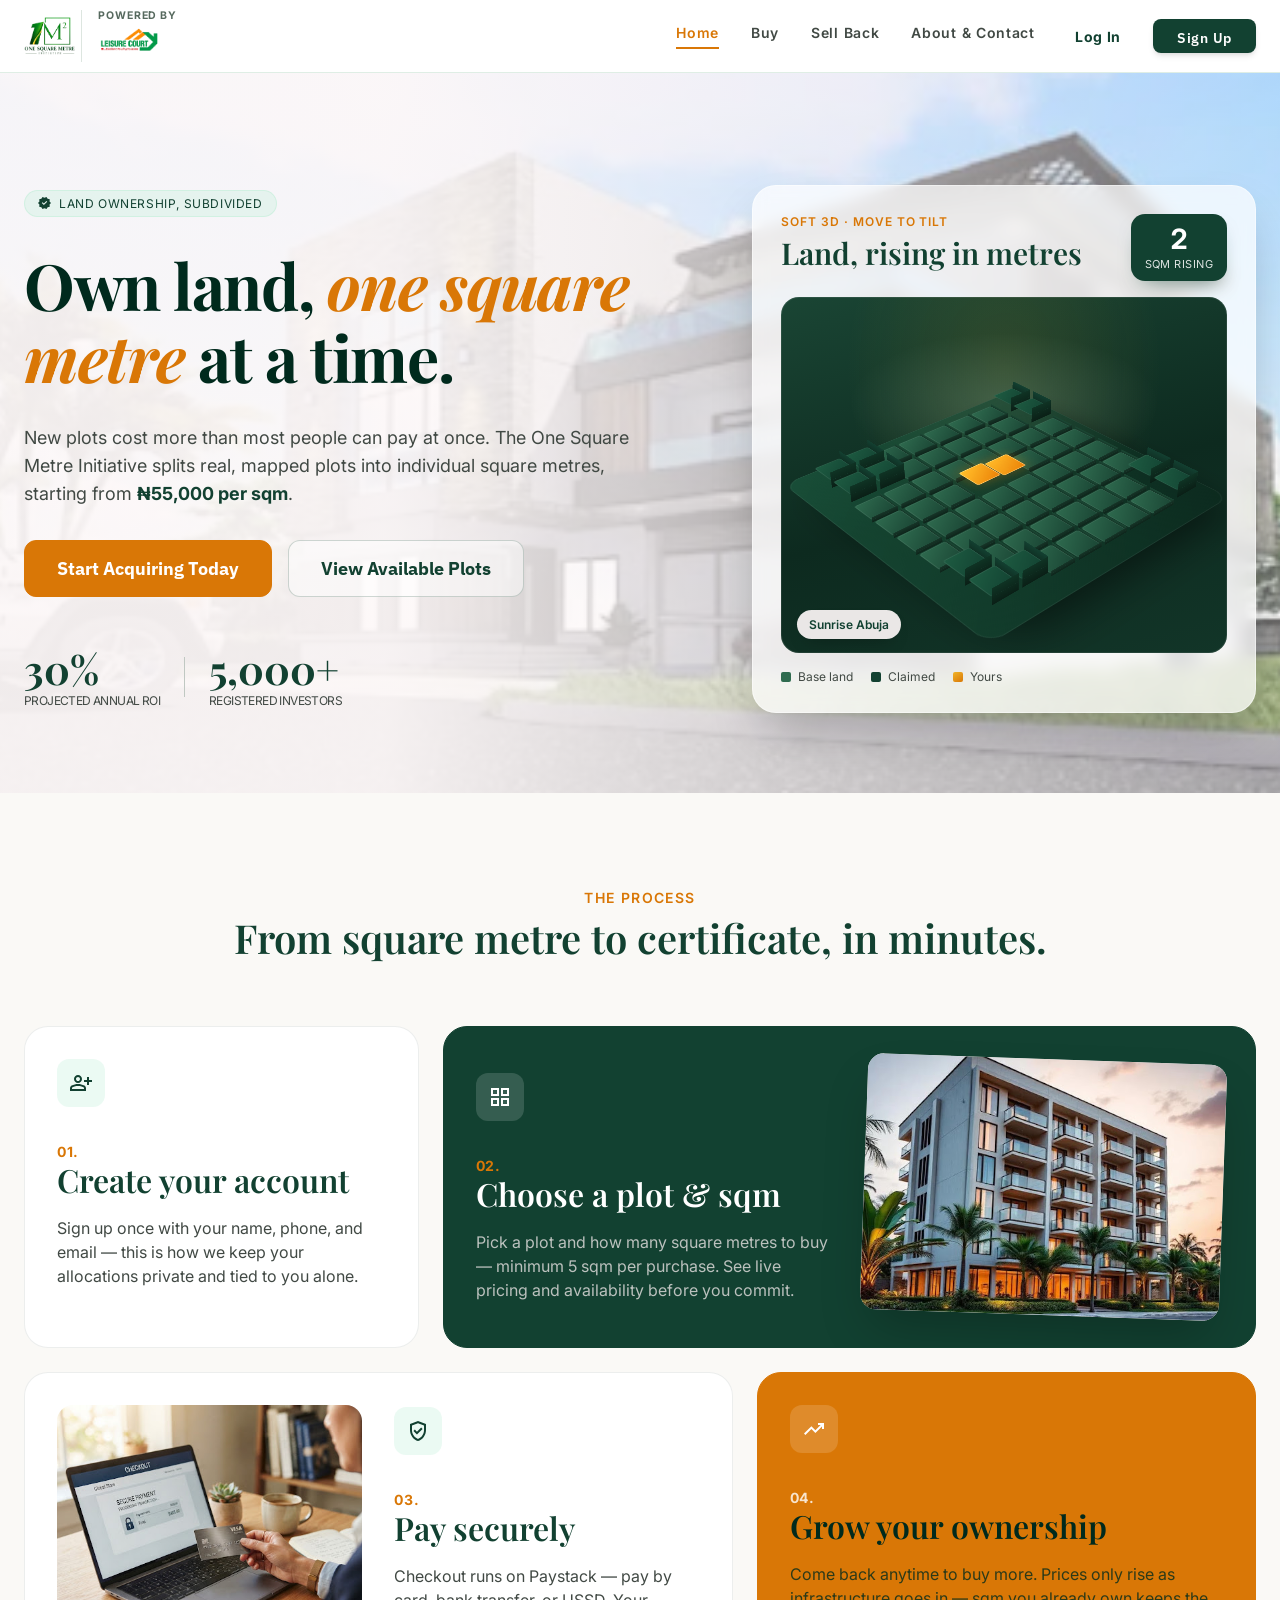
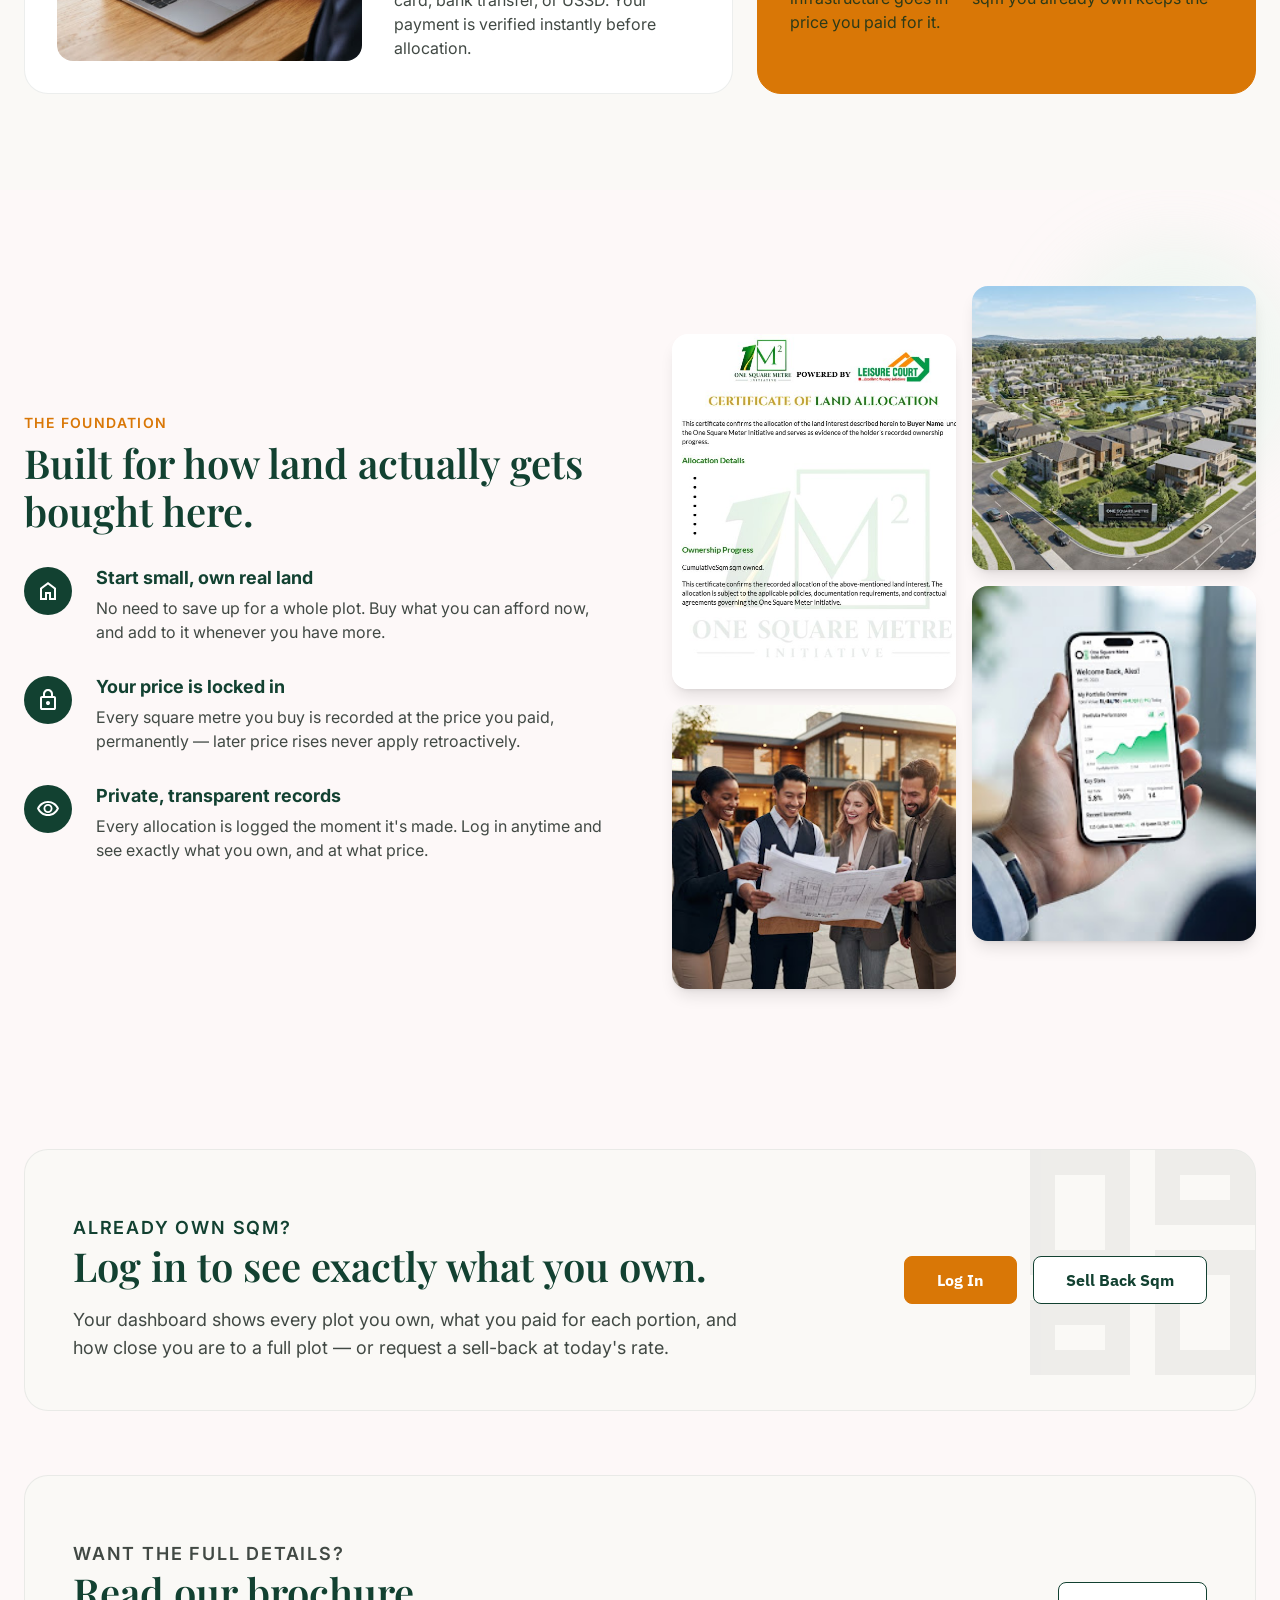
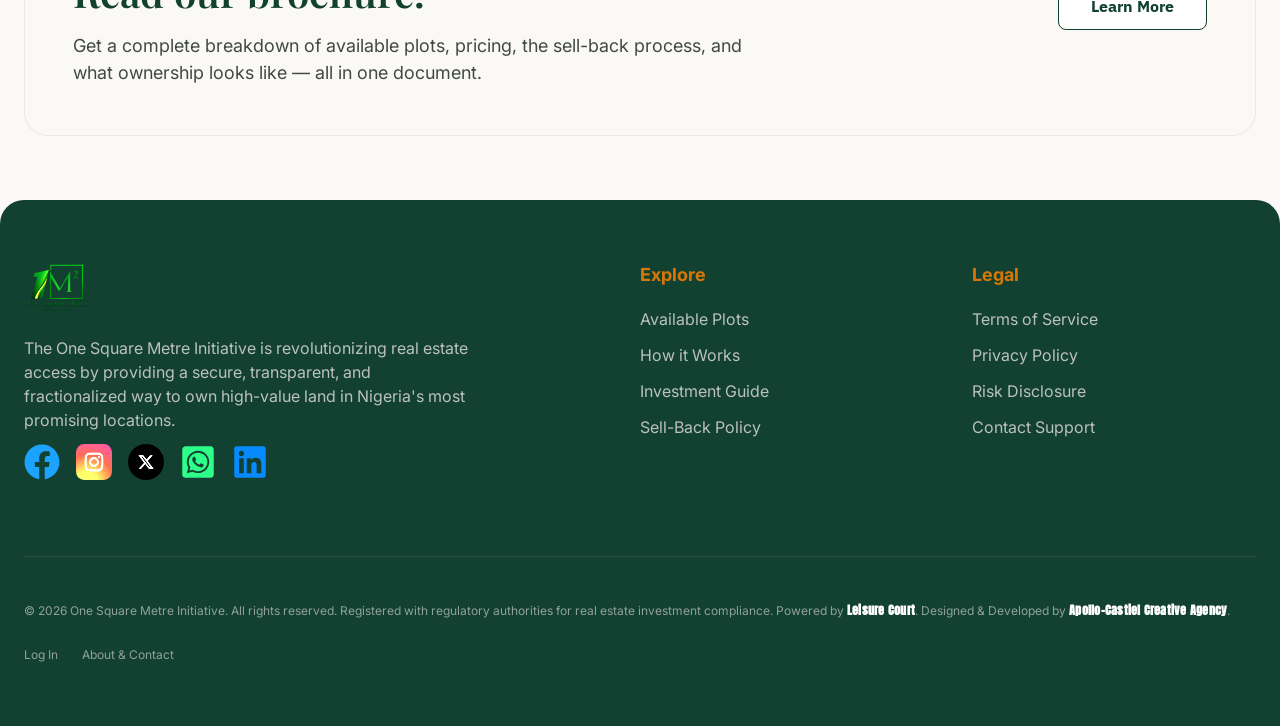
<file: index.html>
<!doctype html>
<html lang="en">
  <head>
    <meta charset="UTF-8" />
    <meta name="viewport" content="width=device-width, initial-scale=1.0" />
    <title>One Square Metre Initiative</title>
    <meta
      name="description"
      content="Own land one square metre at a time. Buy affordable portions of real plots, watch your ownership grow, and sell back anytime."
    />
    <link rel="icon" href="assets/osmi-logo.png" />
    <link rel="preconnect" href="https://fonts.googleapis.com" />
    <link rel="preconnect" href="https://fonts.gstatic.com" crossorigin />
    <link
      href="https://fonts.googleapis.com/css2?family=IBM+Plex+Mono:wght@400;500;600&family=IBM+Plex+Sans:wght@400;500;600;700&family=Inter:wght@400;500;600;700&family=Playfair+Display:ital,wght@0,600;0,700;1,700&family=Anton&display=swap"
      rel="stylesheet"
    />
    <link rel="stylesheet" href="css/site.css" />
    <link rel="stylesheet" href="css/landing.css" />
  </head>
  <body class="page-landing">
    <header class="site-header">
      <div class="nav-inner">
        <div style="display: flex; align-items: center">
          <a class="brand" href="index.html">
            <img src="assets/osmi-logo.png" alt="One Square Metre Initiative" />
          </a>
          <div class="powered-by">
            <div>
              <div class="pb-label">Powered by</div>
              <div class="pb-brand">
                <img src="assets/leisure-court-logo.png" alt="Leisure Court" />
              </div>
            </div>
          </div>
        </div>
        <button class="nav-toggle" id="navToggle" aria-label="Toggle menu">
          ☰
        </button>
        <nav class="nav-links" id="navLinks">
          <a href="index.html" class="active">Home</a>
          <a href="buy.html">Buy</a>
          <a href="sell.html">Sell Back</a>
          <a href="about.html">About &amp; Contact</a>
          <a href="login.html" class="auth-logged-out" data-show="inline-block"
            >Log In</a
          >
          <a
            href="signup.html"
            class="auth-logged-out nav-cta"
            data-show="inline-block"
            >Sign Up</a
          >
          <div
            class="nav-account auth-logged-in"
            id="navAccount"
            data-show="inline-block"
          >
            <button
              type="button"
              class="nav-account-trigger"
              id="navAccountTrigger"
            >
              <span class="auth-buyer-name">Account</span>
              <span class="caret">▾</span>
            </button>
            <div class="nav-account-menu" id="navAccountMenu">
              <a href="dashboard.html">My Plots</a>
              <a href="profile.html">Profile</a>
              <a href="#" id="navLogoutBtn">Log Out</a>
            </div>
          </div>
        </nav>
      </div>
    </header>

    <main>
      <section class="lp-hero">
        <div class="lp-hero-bg" aria-hidden="true">
          <img
            src="assets/landing/hero-bg.jpg"
            alt=""
            width="1280"
            height="720"
          />
        </div>
        <div class="lp-wrap lp-hero-grid">
          <div class="lp-hero-copy">
            <div class="lp-eyebrow">
              <img
                src="assets/landing/icon-badge.svg"
                alt=""
                width="13"
                height="12"
              />
              LAND OWNERSHIP, SUBDIVIDED
            </div>
            <h1>
              Own land, <em>one square metre</em> at a time.
            </h1>
            <p class="lede">
              New plots cost more than most people can pay at once. The One
              Square Metre Initiative splits real, mapped plots into individual
              square metres, starting from <strong>₦55,000 per sqm</strong>.
            </p>
            <div class="lp-hero-actions auth-logged-out" data-show="flex">
              <a href="signup.html" class="btn btn-orange"
                >Start Acquiring Today</a
              >
              <a href="buy.html" class="btn btn-ghost">View Available Plots</a>
            </div>
            <div class="lp-hero-actions auth-logged-in" data-show="flex">
              <a href="dashboard.html" class="btn btn-orange">Go to My Plots</a>
              <a href="buy.html" class="btn btn-ghost">Buy More Sqm</a>
            </div>
            <div class="lp-hero-stats">
              <div>
                <div class="lp-stat-num">30%</div>
                <div class="lp-stat-label">Projected annual ROI</div>
              </div>
              <div class="lp-stat-divider" aria-hidden="true"></div>
              <div>
                <div class="lp-stat-num">5,000+</div>
                <div class="lp-stat-label">Registered investors</div>
              </div>
            </div>
          </div>

          <!-- Hero visual: data-hero-visual = "grid" | "story" | "claim" | "iso3d" -->
          <div class="lp-hero-visual" data-hero-visual="iso3d">
            <!-- Option 1: animated plot grid + parallax -->
            <aside
              class="lp-plot"
              data-visual="grid"
              aria-label="Animated plot grid showing square metres being claimed"
              hidden
            >
              <div class="lp-plot-head">
                <div>
                  <p class="lp-plot-kicker">Mapped plot · live preview</p>
                  <h3>Own it, metre by metre</h3>
                </div>
                <div class="lp-plot-badge" aria-live="polite">
                  <strong id="plotOwnedCount">0</strong>
                  <span>sqm owned</span>
                </div>
              </div>
              <div class="lp-plot-stage">
                <div class="lp-plot-terrain" aria-hidden="true"></div>
                <div
                  class="lp-plot-grid"
                  id="plotGrid"
                  role="img"
                  aria-label="Survey grid filling with owned square metres"
                ></div>
                <div class="lp-plot-pin">
                  <span>Plot A · Lekki Corridor</span>
                </div>
              </div>
              <div class="lp-plot-legend">
                <span><i class="swatch is-available"></i> Available</span>
                <span><i class="swatch is-yours"></i> Yours</span>
                <span><i class="swatch is-claimed"></i> Claimed</span>
              </div>
            </aside>

            <!-- Option 2: empty land → grid → metres → certificate -->
            <aside
              class="lp-story"
              data-visual="story"
              aria-label="Story of owning land one square metre at a time"
              hidden
            >
              <div class="lp-story-head">
                <p class="lp-story-kicker">How ownership begins</p>
                <h3 id="storyTitle">Empty land</h3>
                <p class="lp-story-caption" id="storyCaption">
                  A real, mapped plot — waiting to be subdivided.
                </p>
              </div>
              <div class="lp-story-stage" id="storyStage">
                <div class="lp-story-land" aria-hidden="true">
                  <img
                    src="assets/landing/hero-bg.jpg"
                    alt=""
                    width="640"
                    height="400"
                  />
                  <div class="lp-story-land-wash"></div>
                </div>
                <div
                  class="lp-story-grid"
                  id="storyGrid"
                  aria-hidden="true"
                ></div>
                <div class="lp-story-cert" id="storyCert" aria-hidden="true">
                  <div class="lp-story-cert-seal">1M²</div>
                  <div class="lp-story-cert-body">
                    <p class="lp-story-cert-label">Certificate of Ownership</p>
                    <p class="lp-story-cert-title">One Square Metre Initiative</p>
                    <div class="lp-story-cert-row">
                      <span>Plot</span>
                      <strong>A · Lekki Corridor</strong>
                    </div>
                    <div class="lp-story-cert-row">
                      <span>Owned</span>
                      <strong id="storyCertSqm">12 sqm</strong>
                    </div>
                    <div class="lp-story-cert-footer">
                      Verified allocation · Paystack secured
                    </div>
                  </div>
                </div>
              </div>
              <ol class="lp-story-phases" id="storyPhases" aria-hidden="true">
                <li data-phase="land" class="is-active">Land</li>
                <li data-phase="grid">Grid</li>
                <li data-phase="own">Metres</li>
                <li data-phase="cert">Certificate</li>
              </ol>
            </aside>

            <!-- Option 3: interactive claim a metre -->
            <aside
              class="lp-claim"
              data-visual="claim"
              aria-label="Interactive plot — click square metres to claim them"
              hidden
            >
              <div class="lp-claim-head">
                <div>
                  <p class="lp-claim-kicker">Try it · click a metre</p>
                  <h3>Claim your square metres</h3>
                </div>
                <div class="lp-claim-badge" aria-live="polite">
                  <strong id="claimCount">0</strong>
                  <span>sqm selected</span>
                </div>
              </div>
              <p class="lp-claim-hint" id="claimHint">
                Tap empty squares to lock them in. Click again to release.
              </p>
              <div class="lp-claim-stage">
                <div class="lp-claim-land" aria-hidden="true">
                  <img
                    src="assets/landing/step-plot.jpg"
                    alt=""
                    width="640"
                    height="400"
                  />
                </div>
                <div
                  class="lp-claim-grid"
                  id="claimGrid"
                  role="group"
                  aria-label="Plot survey grid"
                ></div>
                <div class="lp-claim-toast" id="claimToast" hidden></div>
              </div>
              <div class="lp-claim-footer">
                <div class="lp-claim-meta">
                  <span>₦40,000 / sqm</span>
                  <strong id="claimTotal">₦0</strong>
                </div>
                <div class="lp-claim-actions">
                  <button type="button" class="lp-claim-reset" id="claimReset">
                    Clear
                  </button>
                  <a
                    href="signup.html"
                    class="btn btn-orange btn-sm lp-claim-cta auth-logged-out"
                    data-show="inline-flex"
                    id="claimCta"
                    >Start with these</a
                  >
                  <a
                    href="buy.html"
                    class="btn btn-orange btn-sm lp-claim-cta auth-logged-in"
                    data-show="inline-flex"
                    >Buy these sqm</a
                  >
                </div>
              </div>
            </aside>

            <!-- Option 4: soft isometric 3D plot -->
            <aside
              class="lp-iso"
              data-visual="iso3d"
              aria-label="Soft 3D isometric plot with rising square metres"
            >
              <div class="lp-iso-head">
                <div>
                  <p class="lp-iso-kicker">Soft 3D · move to tilt</p>
                  <h3>Land, rising in metres</h3>
                </div>
                <div class="lp-iso-badge" aria-live="polite">
                  <strong id="isoCount">0</strong>
                  <span>sqm rising</span>
                </div>
              </div>
              <div class="lp-iso-stage" id="isoStage">
                <div class="lp-iso-glow" aria-hidden="true"></div>
                <div class="lp-iso-world" id="isoWorld">
                  <div class="lp-iso-ground" aria-hidden="true"></div>
                  <div class="lp-iso-board" id="isoBoard"></div>
                </div>
                <div class="lp-iso-pin">Sunrise Abuja</div>
              </div>
              <div class="lp-iso-legend">
                <span><i class="swatch is-base"></i> Base land</span>
                <span><i class="swatch is-taken"></i> Claimed</span>
                <span><i class="swatch is-yours"></i> Yours</span>
              </div>
            </aside>

          </div>
        </div>
      </section>

      <section class="lp-process" id="process">
        <div class="lp-wrap">
          <div class="lp-process-head">
            <p class="lp-label">The process</p>
            <h2 class="lp-title">
              From square metre to certificate, in minutes.
            </h2>
          </div>
          <div class="lp-bento">
            <article class="lp-step lp-step-1">
              <div class="lp-step-icon">
                <img
                  src="assets/landing/icon-user.svg"
                  alt=""
                  width="22"
                  height="16"
                />
              </div>
              <div class="lp-step-num">01.</div>
              <h3>Create your account</h3>
              <p>
                Sign up once with your name, phone, and email — this is how we
                keep your allocations private and tied to you alone.
              </p>
            </article>

            <article class="lp-step lp-step-2">
              <div class="lp-step-copy">
                <div class="lp-step-icon">
                  <img
                    src="assets/landing/icon-grid.svg"
                    alt=""
                    width="18"
                    height="18"
                  />
                </div>
                <div class="lp-step-num">02.</div>
                <h3>Choose a plot &amp; sqm</h3>
                <p>
                  Pick a plot and how many square metres to buy — minimum 5 sqm
                  per purchase. See live pricing and availability before you
                  commit.
                </p>
              </div>
              <div class="lp-step-media">
                <img
                  src="assets/landing/step-plot.jpg"
                  alt="Modern residential development"
                  width="360"
                  height="256"
                />
              </div>
            </article>

            <article class="lp-step lp-step-3">
              <div class="lp-step-media">
                <img
                  src="assets/landing/step-pay.jpg"
                  alt="Secure digital payment"
                  width="360"
                  height="256"
                />
              </div>
              <div class="lp-step-copy">
                <div class="lp-step-icon">
                  <img
                    src="assets/landing/icon-shield.svg"
                    alt=""
                    width="16"
                    height="20"
                  />
                </div>
                <div class="lp-step-num">03.</div>
                <h3>Pay securely</h3>
                <p>
                  Checkout runs on Paystack — pay by card, bank transfer, or
                  USSD. Your payment is verified instantly before allocation.
                </p>
              </div>
            </article>

            <article class="lp-step lp-step-4">
              <div class="lp-step-icon">
                <img
                  src="assets/landing/icon-grow.svg"
                  alt=""
                  width="20"
                  height="12"
                />
              </div>
              <div class="lp-step-num">04.</div>
              <h3>Grow your ownership</h3>
              <p>
                Come back anytime to buy more. Prices only rise as
                infrastructure goes in — sqm you already own keeps the price you
                paid for it.
              </p>
            </article>
          </div>
        </div>
      </section>

      <section class="lp-foundation" id="foundation">
        <div class="lp-foundation-inner">
          <div class="lp-foundation-copy">
            <div>
              <p class="lp-label">The foundation</p>
              <h2 class="lp-title">
                Built for how land actually gets bought here.
              </h2>
            </div>
            <div class="lp-feature">
              <div class="lp-feature-icon">
                <img
                  src="assets/landing/icon-home.svg"
                  alt=""
                  width="16"
                  height="18"
                />
              </div>
              <div>
                <h3>Start small, own real land</h3>
                <p>
                  No need to save up for a whole plot. Buy what you can afford
                  now, and add to it whenever you have more.
                </p>
              </div>
            </div>
            <div class="lp-feature">
              <div class="lp-feature-icon">
                <img
                  src="assets/landing/icon-lock.svg"
                  alt=""
                  width="16"
                  height="21"
                />
              </div>
              <div>
                <h3>Your price is locked in</h3>
                <p>
                  Every square metre you buy is recorded at the price you paid,
                  permanently — later price rises never apply retroactively.
                </p>
              </div>
            </div>
            <div class="lp-feature">
              <div class="lp-feature-icon">
                <img
                  src="assets/landing/icon-eye.svg"
                  alt=""
                  width="22"
                  height="15"
                />
              </div>
              <div>
                <h3>Private, transparent records</h3>
                <p>
                  Every allocation is logged the moment it's made. Log in
                  anytime and see exactly what you own, and at what price.
                </p>
              </div>
            </div>
          </div>

          <div class="lp-collage" aria-hidden="true">
            <div class="lp-collage-col">
              <div class="lp-collage-img tall">
                <img
                  src="assets/landing/foundation-1.jpg"
                  alt=""
                  width="320"
                  height="400"
                />
              </div>
              <div class="lp-collage-img square">
                <img
                  src="assets/landing/foundation-2.jpg"
                  alt=""
                  width="320"
                  height="320"
                />
              </div>
            </div>
            <div class="lp-collage-col">
              <div class="lp-collage-img square">
                <img
                  src="assets/landing/foundation-3.jpg"
                  alt=""
                  width="320"
                  height="320"
                />
              </div>
              <div class="lp-collage-img tall">
                <img
                  src="assets/landing/foundation-4.jpg"
                  alt=""
                  width="320"
                  height="400"
                />
              </div>
            </div>
          </div>
        </div>
      </section>

      <section class="lp-own auth-logged-out" data-show="block">
        <div class="lp-own-card">
          <div class="lp-own-deco" aria-hidden="true">
            <img
              src="assets/landing/cta-grid.svg"
              alt=""
              width="225"
              height="225"
            />
          </div>
          <div class="lp-own-copy">
            <p class="lp-label">Already own sqm?</p>
            <h2 class="lp-title">Log in to see exactly what you own.</h2>
            <p>
              Your dashboard shows every plot you own, what you paid for each
              portion, and how close you are to a full plot — or request a
              sell-back at today's rate.
            </p>
          </div>
          <div class="lp-own-actions">
            <a href="login.html" class="btn btn-orange btn-sm">Log In</a>
            <a href="sell.html" class="btn btn-outline-green">Sell Back Sqm</a>
          </div>
        </div>
      </section>

      <section class="lp-brochure">
        <div class="lp-brochure-card">
          <div class="lp-brochure-copy">
            <p class="lp-label">Want the full details?</p>
            <h2 class="lp-title">Read our brochure.</h2>
            <p>
              Get a complete breakdown of available plots, pricing, the
              sell-back process, and what ownership looks like — all in one
              document.
            </p>
          </div>
          <div class="lp-brochure-actions">
            <a
              href="assets/one-square-meter-brochure.pdf"
              target="_blank"
              rel="noopener"
              class="btn btn-outline-green btn-sm"
              >Learn More</a
            >
          </div>
        </div>
      </section>
    </main>

    <footer class="site-footer">
      <div class="footer-inner">
        <div class="lp-footer-grid">
          <div class="lp-footer-brand">
            <img
              src="assets/landing/logo-mark.png"
              alt="One Square Metre Initiative"
            />
            <p>
              The One Square Metre Initiative is revolutionizing real estate
              access by providing a secure, transparent, and fractionalized way
              to own high-value land in Nigeria's most promising locations.
            </p>
            <div class="lp-social">
              <a
                href="https://www.facebook.com/Leisurecourtestateltd"
                target="_blank"
                rel="noopener"
                aria-label="Facebook"
              >
                <img
                  src="assets/landing/icon-fb.svg"
                  alt=""
                  width="36"
                  height="36"
                />
              </a>
              <a
                href="https://www.instagram.com/leisure_court?igsh=MXQ2bms3dzcxYnVwYQ=="
                target="_blank"
                rel="noopener"
                aria-label="Instagram"
              >
                <img
                  src="assets/landing/icon-ig.svg"
                  alt=""
                  width="36"
                  height="36"
                />
              </a>
              <a
                href="https://x.com/leisurecourtt?s=11"
                target="_blank"
                rel="noopener"
                aria-label="X (Twitter)"
              >
                <img
                  src="assets/landing/icon-x.svg"
                  alt=""
                  width="36"
                  height="36"
                />
              </a>
              <a
                href="https://wa.me/2348171420000"
                target="_blank"
                rel="noopener"
                aria-label="WhatsApp"
              >
                <img
                  src="assets/landing/icon-wa.svg"
                  alt=""
                  width="36"
                  height="36"
                />
              </a>
              <!-- TODO: paste the LinkedIn page URL into this href when ready -->
              <a href="#" aria-label="LinkedIn">
                <img
                  src="assets/landing/icon-li.svg"
                  alt=""
                  width="36"
                  height="36"
                />
              </a>
            </div>
          </div>
          <div class="lp-footer-col">
            <h4>Explore</h4>
            <a href="buy.html">Available Plots</a>
            <a href="#process">How it Works</a>
            <a href="about.html">Investment Guide</a>
            <a href="sell.html">Sell-Back Policy</a>
          </div>
          <div class="lp-footer-col">
            <h4>Legal</h4>
            <a href="about.html">Terms of Service</a>
            <a href="about.html">Privacy Policy</a>
            <a href="about.html">Risk Disclosure</a>
            <a href="about.html">Contact Support</a>
          </div>
        </div>
        <div class="lp-footer-bottom">
          <p>
            © 2026 One Square Metre Initiative. All rights reserved. Registered
            with regulatory authorities for real estate investment compliance.
            Powered by <strong class="font-anton">Leisure Court</strong>.
            Designed &amp; Developed by
            <strong class="font-anton">Apollo-Castiel Creative Agency</strong>.
          </p>
          <div class="lp-footer-bottom-links">
            <a href="login.html" class="auth-logged-out" data-show="inline-block">Log In</a>
            <a href="dashboard.html" class="auth-logged-in" data-show="inline-block">My Plots</a>
            <a href="about.html">About &amp; Contact</a>
          </div>
        </div>
      </div>
    </footer>

    <script src="js/site-nav.js"></script>
    <script src="js/site-config.js"></script>
    <script src="js/site-api.js"></script>
    <script src="js/site-auth.js"></script>
    <script src="js/landing-plot.js"></script>
    <script src="js/landing-story.js"></script>
    <script src="js/landing-claim.js"></script>
    <script src="js/landing-iso.js"></script>
  </body>
</html>
</file>
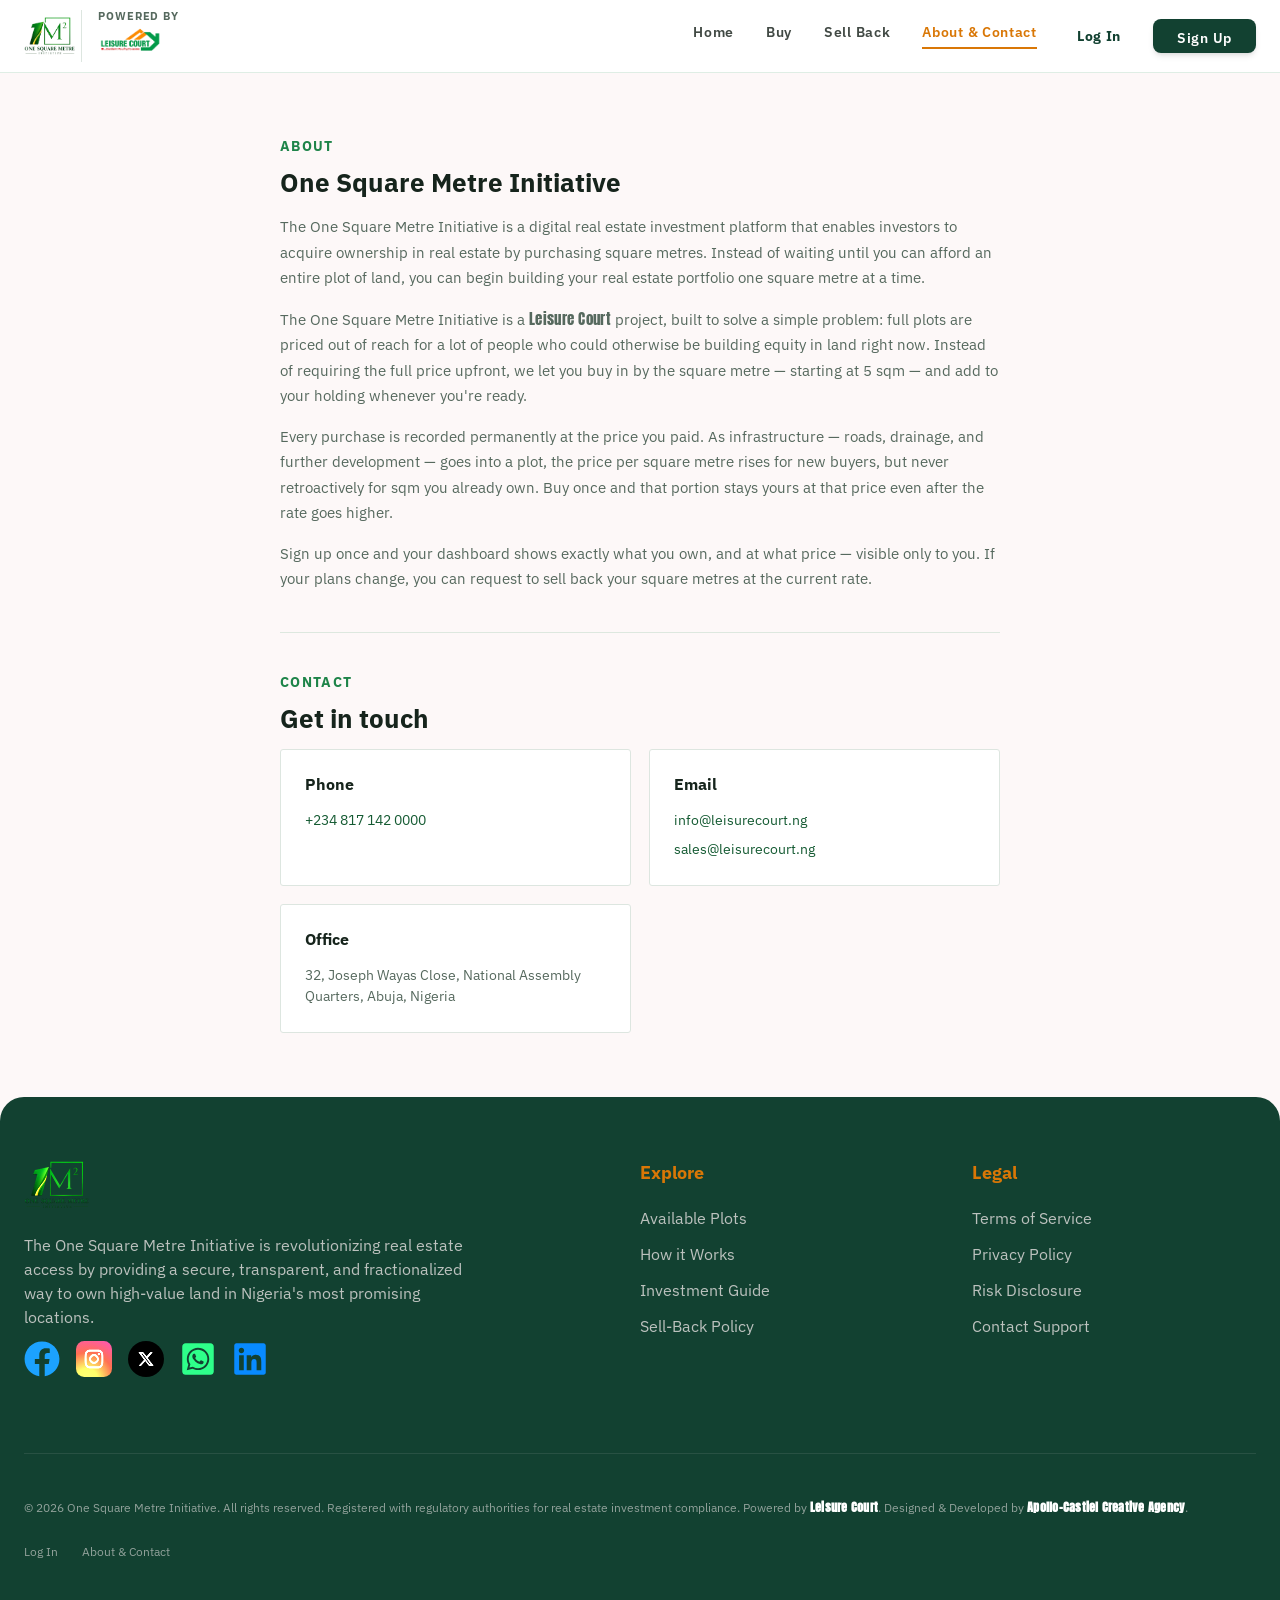
<file: about.html>
<!doctype html>
<html lang="en">
  <head>
    <meta charset="UTF-8" />
    <meta name="viewport" content="width=device-width, initial-scale=1.0" />
    <title>About &amp; Contact — One Square Metre Initiative</title>
    <link rel="icon" href="assets/osmi-logo.png" />
    <link rel="preconnect" href="https://fonts.googleapis.com" />
    <link
      href="https://fonts.googleapis.com/css2?family=IBM+Plex+Mono:wght@400;500;600&family=IBM+Plex+Sans:wght@400;500;600;700&family=Anton&display=swap"
      rel="stylesheet"
    />
    <link rel="stylesheet" href="css/site.css" />
    <link rel="stylesheet" href="css/landing.css" />
  </head>
  <body class="page-landing">
    <header class="site-header">
      <div class="nav-inner">
        <div style="display: flex; align-items: center">
          <a class="brand" href="index.html">
            <img src="assets/osmi-logo.png" alt="One Square Metre Initiative" />
          </a>
          <div class="powered-by">
            <div>
              <div class="pb-label">Powered by</div>
              <div class="pb-brand">
                <img src="assets/leisure-court-logo.png" alt="Leisure Court" />
              </div>
            </div>
          </div>
        </div>
        <button class="nav-toggle" id="navToggle" aria-label="Toggle menu">
          ☰
        </button>
        <nav class="nav-links" id="navLinks">
          <a href="index.html">Home</a>
          <a href="buy.html">Buy</a>
          <a href="sell.html">Sell Back</a>
          <a href="about.html" class="active">About &amp; Contact</a>
          <a href="login.html" class="auth-logged-out" data-show="inline-block"
            >Log In</a
          >
          <a
            href="signup.html"
            class="auth-logged-out nav-cta"
            data-show="inline-block"
            >Sign Up</a
          >
          <div
            class="nav-account auth-logged-in"
            id="navAccount"
            data-show="inline-block"
          >
            <button
              type="button"
              class="nav-account-trigger"
              id="navAccountTrigger"
            >
              <span class="auth-buyer-name">Account</span>
              <span class="caret">▾</span>
            </button>
            <div class="nav-account-menu" id="navAccountMenu">
              <a href="dashboard.html">My Plots</a>
              <a href="profile.html">Profile</a>
              <a href="#" id="navLogoutBtn">Log Out</a>
            </div>
          </div>
        </nav>
      </div>
    </header>

    <main class="section">
      <div class="container" style="max-width: 760px">
        <div class="section-label">About</div>
        <h2 class="section-title">One Square Metre Initiative</h2>
        <p style="color: var(--ink-dim); font-size: 15px; line-height: 1.7">
          The One Square Metre Initiative is a digital real estate investment
          platform that enables investors to acquire ownership in real estate by
          purchasing square metres. Instead of waiting until you can afford an
          entire plot of land, you can begin building your real estate portfolio
          one square metre at a time.
        </p>
        <p style="color: var(--ink-dim); font-size: 15px; line-height: 1.7">
          The One Square Metre Initiative is a
          <span class="font-anton">Leisure Court</span> project, built to solve
          a simple problem: full plots are priced out of reach for a lot of
          people who could otherwise be building equity in land right now.
          Instead of requiring the full price upfront, we let you buy in by the
          square metre — starting at 5 sqm — and add to your holding whenever
          you're ready.
        </p>
        <p style="color: var(--ink-dim); font-size: 15px; line-height: 1.7">
          Every purchase is recorded permanently at the price you paid. As
          infrastructure — roads, drainage, and further development — goes into
          a plot, the price per square metre rises for new buyers, but never
          retroactively for sqm you already own. Buy once and that portion stays
          yours at that price even after the rate goes higher.
        </p>
        <p style="color: var(--ink-dim); font-size: 15px; line-height: 1.7">
          Sign up once and your dashboard shows exactly what you own, and at
          what price — visible only to you. If your plans change, you can
          request to sell back your square metres at the current rate.
        </p>

        <hr class="section-divider" style="margin: 40px 0" />

        <div class="section-label">Contact</div>
        <h2 class="section-title">Get in touch</h2>
        <div class="card-grid">
          <div class="card">
            <h3>Phone</h3>
            <p>
              <a
                href="tel:+2348171420000"
                style="color: var(--green-dark); text-decoration: none"
                >+234 817 142 0000</a
              >
            </p>
          </div>
          <div class="card">
            <h3>Email</h3>
            <p>
              <a
                href="mailto:info@leisurecourt.ng"
                style="color: var(--green-dark); text-decoration: none"
                >info@leisurecourt.ng</a
              >
            </p>
            <p>
              <a
                href="mailto:sales@leisurecourt.ng"
                style="color: var(--green-dark); text-decoration: none"
                >sales@leisurecourt.ng</a
              >
            </p>
          </div>
          <div class="card">
            <h3>Office</h3>
            <p>
              32, Joseph Wayas Close, National Assembly Quarters, Abuja, Nigeria
            </p>
          </div>
        </div>
      </div>
    </main>

    <footer class="site-footer">
      <div class="footer-inner">
        <div class="lp-footer-grid">
          <div class="lp-footer-brand">
            <img
              src="assets/landing/logo-mark.png"
              alt="One Square Metre Initiative"
            />
            <p>
              The One Square Metre Initiative is revolutionizing real estate
              access by providing a secure, transparent, and fractionalized way
              to own high-value land in Nigeria's most promising locations.
            </p>
            <div class="lp-social">
              <a
                href="https://www.facebook.com/Leisurecourtestateltd"
                target="_blank"
                rel="noopener"
                aria-label="Facebook"
              >
                <img
                  src="assets/landing/icon-fb.svg"
                  alt=""
                  width="36"
                  height="36"
                />
              </a>
              <a
                href="https://www.instagram.com/leisure_court?igsh=MXQ2bms3dzcxYnVwYQ=="
                target="_blank"
                rel="noopener"
                aria-label="Instagram"
              >
                <img
                  src="assets/landing/icon-ig.svg"
                  alt=""
                  width="36"
                  height="36"
                />
              </a>
              <a
                href="https://x.com/leisurecourtt?s=11"
                target="_blank"
                rel="noopener"
                aria-label="X (Twitter)"
              >
                <img
                  src="assets/landing/icon-x.svg"
                  alt=""
                  width="36"
                  height="36"
                />
              </a>
              <a
                href="https://wa.me/2348171420000"
                target="_blank"
                rel="noopener"
                aria-label="WhatsApp"
              >
                <img
                  src="assets/landing/icon-wa.svg"
                  alt=""
                  width="36"
                  height="36"
                />
              </a>
              <!-- TODO: paste the LinkedIn page URL into this href when ready -->
              <a href="#" aria-label="LinkedIn">
                <img
                  src="assets/landing/icon-li.svg"
                  alt=""
                  width="36"
                  height="36"
                />
              </a>
            </div>
          </div>
          <div class="lp-footer-col">
            <h4>Explore</h4>
            <a href="buy.html">Available Plots</a>
            <a href="#process">How it Works</a>
            <a href="about.html">Investment Guide</a>
            <a href="sell.html">Sell-Back Policy</a>
          </div>
          <div class="lp-footer-col">
            <h4>Legal</h4>
            <a href="about.html">Terms of Service</a>
            <a href="about.html">Privacy Policy</a>
            <a href="about.html">Risk Disclosure</a>
            <a href="about.html">Contact Support</a>
          </div>
        </div>
        <div class="lp-footer-bottom">
          <p>
            © 2026 One Square Metre Initiative. All rights reserved. Registered
            with regulatory authorities for real estate investment compliance.
            Powered by <strong class="font-anton">Leisure Court</strong>.
            Designed &amp; Developed by
            <strong class="font-anton">Apollo-Castiel Creative Agency</strong>.
          </p>
          <div class="lp-footer-bottom-links">
            <a href="login.html" class="auth-logged-out" data-show="inline-block">Log In</a>
            <a href="dashboard.html" class="auth-logged-in" data-show="inline-block">My Plots</a>
            <a href="about.html">About &amp; Contact</a>
          </div>
        </div>
      </div>
    </footer>

    <script src="js/site-nav.js"></script>
    <script src="js/site-config.js"></script>
    <script src="js/site-api.js"></script>
    <script src="js/site-auth.js"></script>
  </body>
</html>
</file>
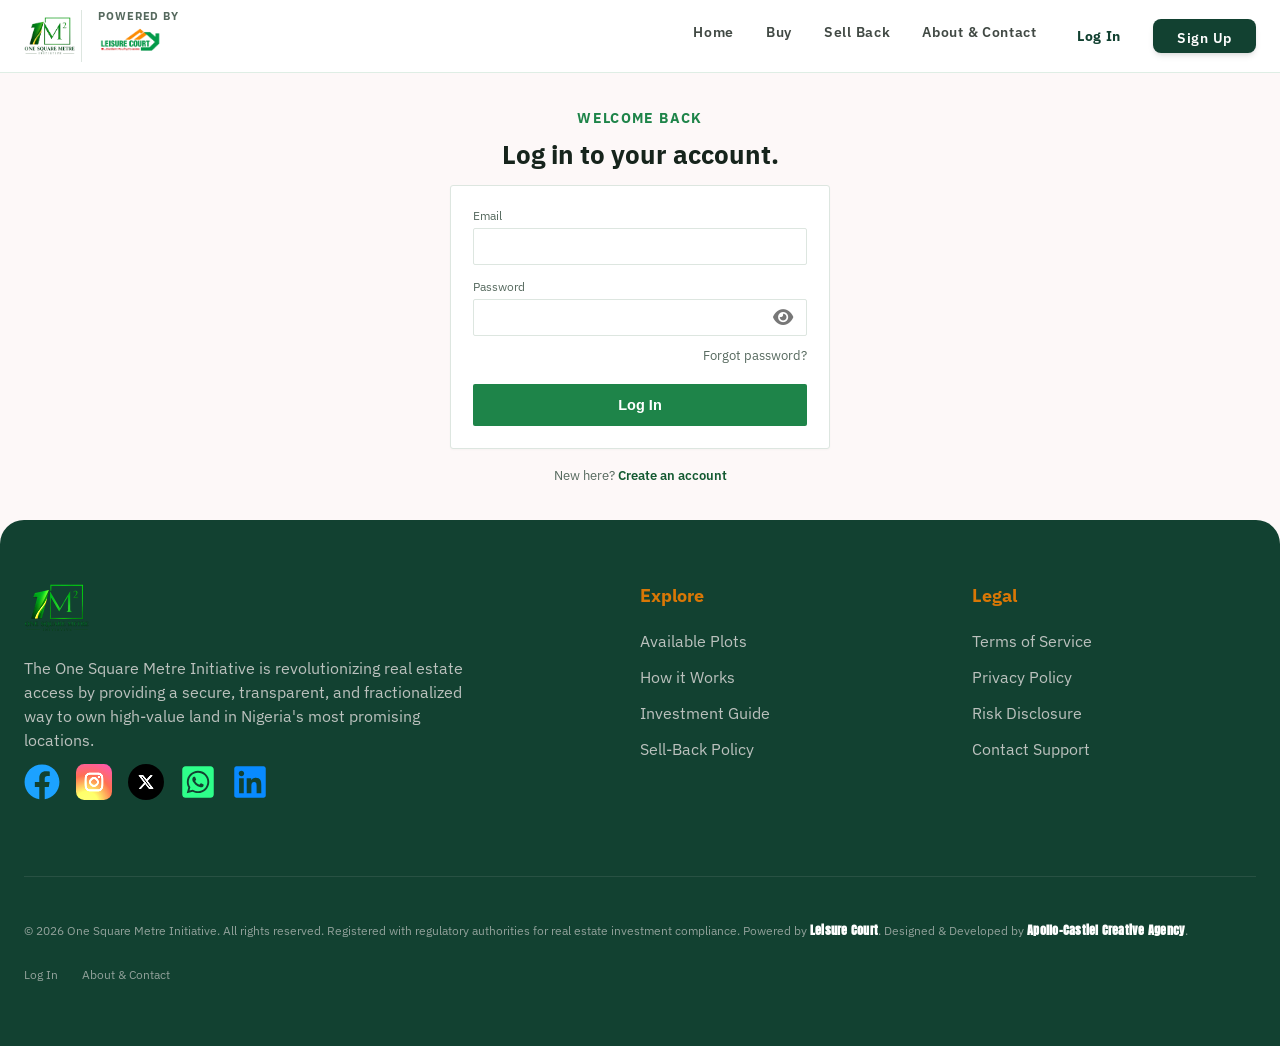
<file: buy.html>
<!doctype html>
<html lang="en">
  <head>
    <meta charset="UTF-8" />
    <meta name="viewport" content="width=device-width, initial-scale=1.0" />
    <title>Buy Sqm — One Square Metre Initiative</title>
    <link rel="icon" href="assets/osmi-logo.png" />
    <link rel="preconnect" href="https://fonts.googleapis.com" />
    <link
      href="https://fonts.googleapis.com/css2?family=IBM+Plex+Mono:wght@400;500;600&family=IBM+Plex+Sans:wght@400;500;600;700&family=Anton&display=swap"
      rel="stylesheet"
    />
    <link rel="stylesheet" href="css/site.css" />
    <link rel="stylesheet" href="css/landing.css" />
    <script src="https://js.paystack.co/v1/inline.js"></script>
  </head>
  <body class="page-landing">
    <header class="site-header">
      <div class="nav-inner">
        <div style="display: flex; align-items: center">
          <a class="brand" href="index.html">
            <img src="assets/osmi-logo.png" alt="One Square Metre Initiative" />
          </a>
          <div class="powered-by">
            <div>
              <div class="pb-label">Powered by</div>
              <div class="pb-brand">
                <img src="assets/leisure-court-logo.png" alt="Leisure Court" />
              </div>
            </div>
          </div>
        </div>
        <button class="nav-toggle" id="navToggle" aria-label="Toggle menu">
          ☰
        </button>
        <nav class="nav-links" id="navLinks">
          <a href="index.html">Home</a>
          <a href="buy.html" class="active">Buy</a>
          <a href="sell.html">Sell Back</a>
          <a href="about.html">About &amp; Contact</a>
          <a href="login.html" class="auth-logged-out" data-show="inline-block"
            >Log In</a
          >
          <a
            href="signup.html"
            class="auth-logged-out nav-cta"
            data-show="inline-block"
            >Sign Up</a
          >
          <div
            class="nav-account auth-logged-in"
            id="navAccount"
            data-show="inline-block"
          >
            <button
              type="button"
              class="nav-account-trigger"
              id="navAccountTrigger"
            >
              <span class="auth-buyer-name">Account</span>
              <span class="caret">▾</span>
            </button>
            <div class="nav-account-menu" id="navAccountMenu">
              <a href="dashboard.html">My Plots</a>
              <a href="profile.html">Profile</a>
              <a href="#" id="navLogoutBtn">Log Out</a>
            </div>
          </div>
        </nav>
      </div>
    </header>

    <main class="section-tight">
      <div class="container" style="max-width: 520px">
        <div class="section-label">Buy sqm</div>
        <h2 class="section-title">Buy sqm &amp; pay now</h2>
        <p
          style="
            color: var(--ink-dim);
            font-size: 14px;
            margin-top: -6px;
            margin-bottom: 20px;
          "
        >
          Secure checkout powered by Monnify — pay by card, bank transfer, or
          USSD.
        </p>

        <div class="panel">
          <div class="section-sublabel">Buying as</div>
          <div
            id="buyerIdentity"
            style="
              font-family: &quot;IBM Plex Sans&quot;, sans-serif;
              font-size: 13.5px;
              color: var(--ink);
              margin-top: 6px;
            "
          >
            Loading…
          </div>
        </div>

        <div id="verifyBanner"></div>
        <div id="nokBanner"></div>

        <div class="panel">
          <label for="plotSelect">Plot</label>
          <select id="plotSelect">
            <option value="">Loading plots…</option>
          </select>

          <label for="sqmInput">Sqm to buy</label>
          <input id="sqmInput" type="number" min="5" step="5" placeholder="E.g 5, 10, 15" />
          <p id="error" style="color:red;"></p>

          <div class="total-box">
            <span class="lbl">Total</span>
            <span class="amt" id="totalDisplay">—</span>
          </div>

          <button id="payBtn" class="btn-block" type="button">Pay Now</button>
          <div class="hint" id="availabilityHint"></div>
          <div class="status" id="statusBox"></div>
        </div>

        <div class="panel" id="priceChartPanel" style="display: none">
          <div class="section-sublabel">Price history</div>
          <div id="priceChartContainer" style="margin-top: 10px"></div>
        </div>
      </div>
    </main>

    <footer class="site-footer">
      <div class="footer-inner">
        <div class="lp-footer-grid">
          <div class="lp-footer-brand">
            <img
              src="assets/landing/logo-mark.png"
              alt="One Square Metre Initiative"
            />
            <p>
              The One Square Metre Initiative is revolutionizing real estate
              access by providing a secure, transparent, and fractionalized way
              to own high-value land in Nigeria's most promising locations.
            </p>
            <div class="lp-social">
              <a
                href="https://www.facebook.com/Leisurecourtestateltd"
                target="_blank"
                rel="noopener"
                aria-label="Facebook"
              >
                <img
                  src="assets/landing/icon-fb.svg"
                  alt=""
                  width="36"
                  height="36"
                />
              </a>
              <a
                href="https://www.instagram.com/leisure_court?igsh=MXQ2bms3dzcxYnVwYQ=="
                target="_blank"
                rel="noopener"
                aria-label="Instagram"
              >
                <img
                  src="assets/landing/icon-ig.svg"
                  alt=""
                  width="36"
                  height="36"
                />
              </a>
              <a
                href="https://x.com/leisurecourtt?s=11"
                target="_blank"
                rel="noopener"
                aria-label="X (Twitter)"
              >
                <img
                  src="assets/landing/icon-x.svg"
                  alt=""
                  width="36"
                  height="36"
                />
              </a>
              <a
                href="https://wa.me/2348171420000"
                target="_blank"
                rel="noopener"
                aria-label="WhatsApp"
              >
                <img
                  src="assets/landing/icon-wa.svg"
                  alt=""
                  width="36"
                  height="36"
                />
              </a>
              <!-- TODO: paste the LinkedIn page URL into this href when ready -->
              <a href="#" aria-label="LinkedIn">
                <img
                  src="assets/landing/icon-li.svg"
                  alt=""
                  width="36"
                  height="36"
                />
              </a>
            </div>
          </div>
          <div class="lp-footer-col">
            <h4>Explore</h4>
            <a href="buy.html">Available Plots</a>
            <a href="#process">How it Works</a>
            <a href="about.html">Investment Guide</a>
            <a href="sell.html">Sell-Back Policy</a>
          </div>
          <div class="lp-footer-col">
            <h4>Legal</h4>
            <a href="about.html">Terms of Service</a>
            <a href="about.html">Privacy Policy</a>
            <a href="about.html">Risk Disclosure</a>
            <a href="about.html">Contact Support</a>
          </div>
        </div>
        <div class="lp-footer-bottom">
          <p>
            © 2026 One Square Metre Initiative. All rights reserved. Registered
            with regulatory authorities for real estate investment compliance.
            Powered by <strong class="font-anton">Leisure Court</strong>.
            Designed &amp; Developed by
            <strong class="font-anton">Apollo-Castiel Creative Agency</strong>.
          </p>
          <div class="lp-footer-bottom-links">
            <a href="login.html" class="auth-logged-out" data-show="inline-block">Log In</a>
            <a href="dashboard.html" class="auth-logged-in" data-show="inline-block">My Plots</a>
            <a href="about.html">About &amp; Contact</a>
          </div>
        </div>
      </div>
    </footer>

    <script src="js/site-config.js"></script>
    <script src="js/site-api.js"></script>
    <script src="js/site-nav.js"></script>
    <script src="js/site-auth.js"></script>
    <script src="js/site-chart.js"></script>

    <script>
      (function () {
        OsmiAuth.requireLogin();

        let plots = [];
        const el = (id) => document.getElementById(id);
        const buyer = OsmiAuth.getBuyer();

        if (buyer) {
          el("buyerIdentity").textContent =
            buyer.name + " — " + buyer.email + " — " + buyer.phone;
        }
        OsmiAuth.renderVerificationBanner("verifyBanner");
        OsmiAuth.renderNextOfKinBanner("nokBanner");

        function showStatus(kind, text) {
          const box = el("statusBox");
          box.className = "status show " + kind;
          box.textContent = text;
        }
        function clearStatus() {
          const box = el("statusBox");
          box.className = "status";
          box.textContent = "";
        }
        function formatNaira(n) {
          return "₦" + Number(n).toLocaleString("en-NG");
        }

        function selectedPlot() {
          const name = el("plotSelect").value;
          return plots.find((p) => p.name === name);
        }

        function isValidSqm(sqm) {
          return Number.isFinite(sqm) && sqm > 0 && sqm % 5 === 0;
        }

        function updateSqmError() {
          const raw = el("sqmInput").value;
          const sqm = Number(raw);
          const errorEl = el("error");
          if (raw === "") {
            errorEl.textContent = "";
            return true;
          }
          if (!isValidSqm(sqm)) {
            errorEl.textContent =
              "Sqm can only be purchased in multiples of 5 (5, 10, 15, 20…).";
            return false;
          }
          errorEl.textContent = "";
          return true;
        }

        function updateTotalPreview() {
          const plot = selectedPlot();
          const sqm = Number(el("sqmInput").value);
          const valid = updateSqmError();
          if (!plot || !valid || !isValidSqm(sqm)) {
            el("totalDisplay").textContent = "—";
            return;
          }
          el("totalDisplay").textContent = formatNaira(plot.pricePerSqm * sqm);
        }

        function updateAvailabilityHint() {
          const plot = selectedPlot();
          el("availabilityHint").textContent = plot
            ? plot.availableSqm +
              " sqm available on this plot. Minimum purchase is 5 sqm."
            : "Minimum purchase is 5 sqm.";
        }

        async function updatePriceChart() {
          const plot = selectedPlot();
          const panel = el("priceChartPanel");
          if (!plot) {
            panel.style.display = "none";
            return;
          }
          panel.style.display = "block";
          el("priceChartContainer").innerHTML =
            '<div class="inspector-empty">Loading price history…</div>';
          try {
            const data = await OsmiApi.getPriceHistory(plot.name);
            if (data && !data.error) {
              renderPriceChart("priceChartContainer", data);
            } else {
              el("priceChartContainer").innerHTML =
                '<div class="inspector-empty">Could not load price history.</div>';
            }
          } catch (err) {
            el("priceChartContainer").innerHTML =
              '<div class="inspector-empty">Could not load price history.</div>';
          }
        }

        el("plotSelect").addEventListener("change", () => {
          updateAvailabilityHint();
          updateTotalPreview();
          updatePriceChart();
        });
        el("sqmInput").addEventListener("input", updateTotalPreview);

        function generateReference() {
          return (
            "osmi_" + Date.now() + "_" + Math.floor(Math.random() * 1000000)
          );
        }

        el("payBtn").addEventListener("click", async () => {
          clearStatus();

          if (!buyer || !OsmiAuth.getToken()) {
            showStatus("error", "Please log in again before buying.");
            OsmiAuth._goToLogin();
            return;
          }

          const plotName = el("plotSelect").value;
          const sqm = Number(el("sqmInput").value);

          if (!plotName) {
            showStatus("error", "Please choose a plot.");
            return;
          }
          if (!isValidSqm(sqm)) {
            showStatus(
              "error",
              "Sqm can only be purchased in multiples of 5 (5, 10, 15, 20…).",
            );
            return;
          }

          el("payBtn").disabled = true;
          showStatus("pending", "Preparing checkout…");

          try {
            const checkout = await OsmiApi.initiateCheckout(plotName, sqm);
            if (checkout.error) {
              el("payBtn").disabled = false;
              showStatus("error", checkout.error);
              return;
            }
            launchPaystack(checkout, { plotName, sqm });
          } catch (err) {
            el("payBtn").disabled = false;
            showStatus("error", "Could not start checkout. Please try again.");
          }
        });

        function launchPaystack(checkout, buyerInfo) {
          showStatus("pending", "Opening secure payment window…");
          const reference = generateReference();
          const token = OsmiAuth.getToken();

          const handler = PaystackPop.setup({
            key: OSMI_CONFIG.PAYSTACK_PUBLIC_KEY,
            email: buyer.email,
            amount: checkout.totalAmountKobo,
            currency: OSMI_CONFIG.CURRENCY,
            ref: reference,
            metadata: {
              token: token,
              buyerEmail: buyer.email,
              plotName: buyerInfo.plotName,
              sqm: buyerInfo.sqm,
              pricePerSqm: checkout.pricePerSqm,
            },
            callback: function (response) {
              showStatus(
                "pending",
                "Payment received — confirming your allocation…",
              );
              OsmiApi.completePurchase({
                token: token,
                plotName: buyerInfo.plotName,
                sqm: buyerInfo.sqm,
                pricePerSqm: checkout.pricePerSqm,
                reference: response.reference,
              })
                .then(function (result) {
                  el("payBtn").disabled = false;
                  if (result.success) {
                    showStatus(
                      "ok",
                      result.message ||
                        "Success! Check your email for your certificate.",
                    );
                  } else {
                    showStatus(
                      "error",
                      result.message ||
                        "There was a problem completing your allocation.",
                    );
                  }
                })
                .catch(function (err) {
                  el("payBtn").disabled = false;
                  showStatus(
                    "error",
                    "Payment was received (reference " +
                      response.reference +
                      ") but confirming it failed. Please contact us with this reference.",
                  );
                });
            },
            onClose: function () {
              el("payBtn").disabled = false;
              showStatus(
                "error",
                "Payment window closed before completing payment.",
              );
            },
          });
          handler.openIframe();
        }

        function wait(ms) {
          return new Promise((resolve) => setTimeout(resolve, ms));
        }

        async function loadPlotOptions() {
          const select = el("plotSelect");
          const attempts = 3;
          let list = null;

          for (let i = 0; i < attempts; i++) {
            try {
              list = await OsmiApi.getPlotsForCheckout();
              if (Array.isArray(list)) break;
            } catch (err) {
              // fall through to retry below
            }
            if (i < attempts - 1) await wait(1200 * (i + 1));
          }

          if (!Array.isArray(list)) {
            select.innerHTML = '<option value="">Could not load plots — please refresh the page</option>';
            return;
          }

          plots = list;
          select.innerHTML = "";
          if (plots.length === 0) {
            select.innerHTML = '<option value="">No plots available</option>';
            return;
          }
          plots.forEach((p) => {
            const opt = document.createElement("option");
            opt.value = p.name;
            opt.textContent =
              p.name +
              " — " +
              formatNaira(p.pricePerSqm) +
              "/sqm (" +
              p.availableSqm +
              " sqm left)";
            select.appendChild(opt);
          });
          const requestedPlot = new URLSearchParams(
            window.location.search,
          ).get("plot");
          if (
            requestedPlot &&
            plots.some((p) => p.name === requestedPlot)
          ) {
            select.value = requestedPlot;
          }
          updateAvailabilityHint();
          updateTotalPreview();
          updatePriceChart();
        }

        loadPlotOptions();
      })();
    </script>
  </body>
</html>
</file>
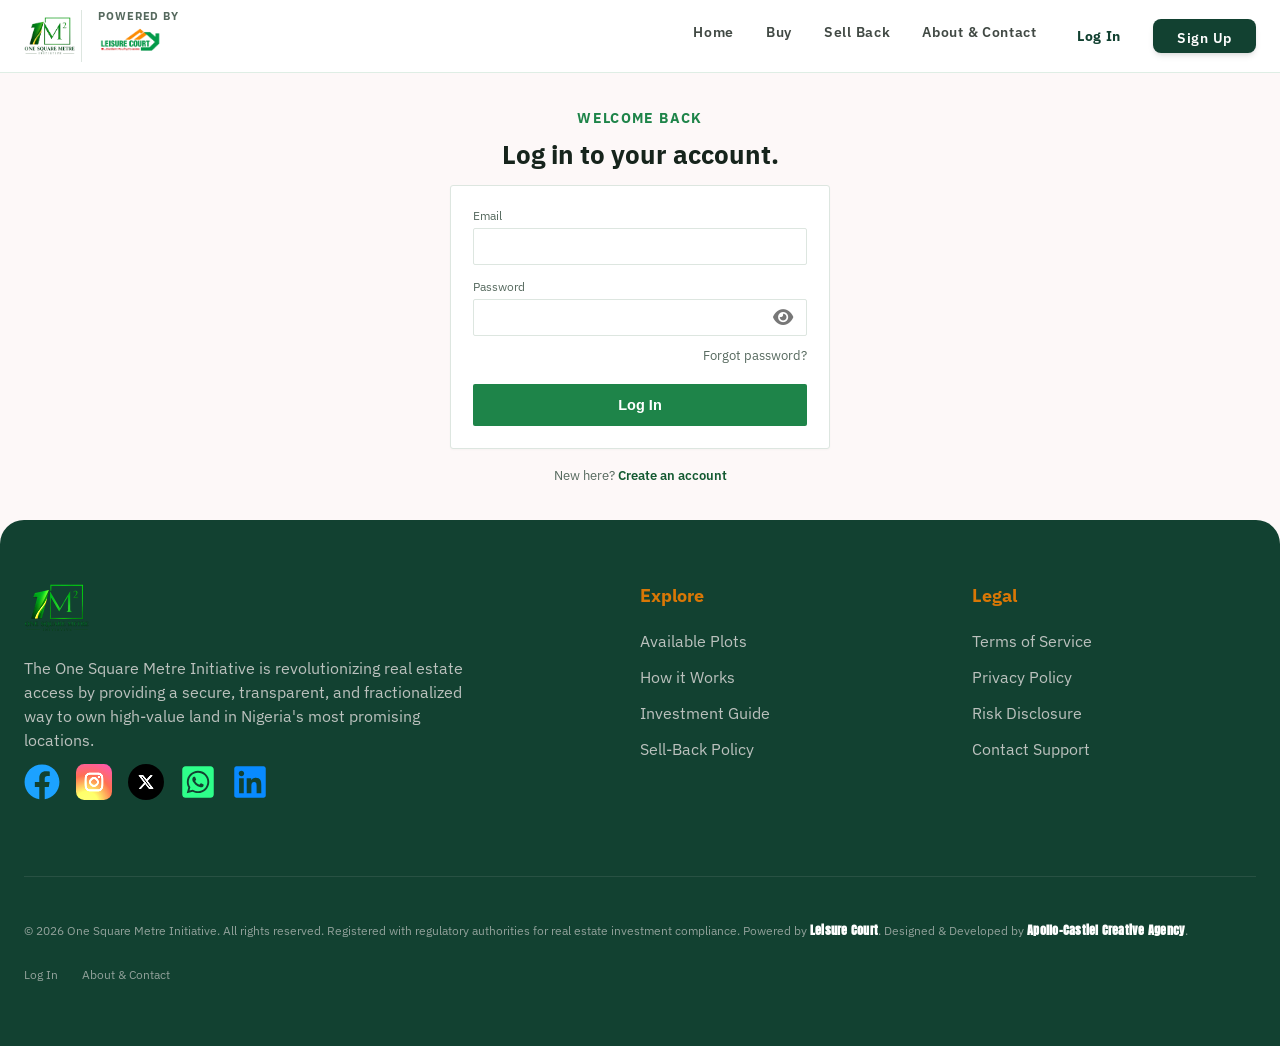
<file: dashboard.html>
<!doctype html>
<html lang="en">
  <head>
    <meta charset="UTF-8" />
    <meta name="viewport" content="width=device-width, initial-scale=1.0" />
    <title>My Plots — One Square Metre Initiative</title>
    <link rel="icon" href="assets/osmi-logo.png" />
    <link rel="preconnect" href="https://fonts.googleapis.com" />
    <link
      href="https://fonts.googleapis.com/css2?family=IBM+Plex+Mono:wght@400;500;600&family=IBM+Plex+Sans:wght@400;500;600;700&family=Anton&display=swap"
      rel="stylesheet"
    />
    <link rel="stylesheet" href="css/site.css" />
    <link rel="stylesheet" href="css/landing.css" />
  </head>
  <body class="page-landing">
    <header class="site-header">
      <div class="nav-inner">
        <div style="display: flex; align-items: center">
          <a class="brand" href="index.html">
            <img src="assets/osmi-logo.png" alt="One Square Metre Initiative" />
          </a>
          <div class="powered-by">
            <div>
              <div class="pb-label">Powered by</div>
              <div class="pb-brand">
                <img src="assets/leisure-court-logo.png" alt="Leisure Court" />
              </div>
            </div>
          </div>
        </div>
        <button class="nav-toggle" id="navToggle" aria-label="Toggle menu">
          ☰
        </button>
        <nav class="nav-links" id="navLinks">
          <a href="index.html">Home</a>
          <a href="buy.html">Buy</a>
          <a href="sell.html">Sell Back</a>
          <a href="about.html">About &amp; Contact</a>
          <a href="login.html" class="auth-logged-out" data-show="inline-block"
            >Log In</a
          >
          <a
            href="signup.html"
            class="auth-logged-out nav-cta"
            data-show="inline-block"
            >Sign Up</a
          >
          <div
            class="nav-account auth-logged-in"
            id="navAccount"
            data-show="inline-block"
          >
            <button
              type="button"
              class="nav-account-trigger"
              id="navAccountTrigger"
            >
              <span class="auth-buyer-name">Account</span>
              <span class="caret">▾</span>
            </button>
            <div class="nav-account-menu" id="navAccountMenu">
              <a href="dashboard.html" class="active">My Plots</a>
              <a href="profile.html">Profile</a>
              <a href="#" id="navLogoutBtn">Log Out</a>
            </div>
          </div>
        </nav>
      </div>
    </header>

    <main class="section-tight">
      <div class="container" style="max-width: 820px">
        <div class="section-label">Your account</div>
        <h2 class="section-title" id="pageTitle">My Plots</h2>

        <div class="status" id="statusBox"></div>
        <div id="verifyBanner" style="margin-bottom: 16px"></div>
        <div id="summaryRow"></div>
        <div
          id="plotsGrid"
          style="
            display: grid;
            grid-template-columns: repeat(auto-fill, minmax(240px, 1fr));
            gap: 16px;
            margin-top: 8px;
          "
        ></div>
        <div id="valueGrowthSection"></div>
        <section id="marketPlotsSection" class="market-section">
          <div class="section-header">
            <h2>Market</h2>
            <p>Browse all available plots and their price trends.</p>
          </div>

          <div id="marketPlotsGrid" class="plots-market-grid"></div>
        </section>
        <div id="referralDashSection"></div>
        <div id="detailSection" style="margin-top: 28px"></div>
        <div class="lp-hero-visual" data-hero-visual="iso3d">
          <aside
              class="lp-iso"
              data-visual="iso3d"
              aria-label="Soft 3D isometric plot with rising square metres"
            >
              <div class="lp-iso-head">
                <div>
                  <p class="lp-iso-kicker">Soft 3D · move to tilt</p>
                  <h3>Land, rising in metres</h3>
                </div>
                <div class="lp-iso-badge" aria-live="polite">
                  <strong id="isoCount">0</strong>
                  <span>sqm rising</span>
                </div>
              </div>
              <div class="lp-iso-stage" id="isoStage">
                <div class="lp-iso-glow" aria-hidden="true"></div>
                <div class="lp-iso-world" id="isoWorld">
                  <div class="lp-iso-ground" aria-hidden="true"></div>
                  <div class="lp-iso-board" id="isoBoard"></div>
                </div>
                <div class="lp-iso-pin">Sunrise Abuja</div>
              </div>
              <div class="lp-iso-legend">
                <span><i class="swatch is-base"></i> Base land</span>
                <span><i class="swatch is-taken"></i> Claimed</span>
                <span><i class="swatch is-yours"></i> Yours</span>
              </div>
            </aside>
        </div>
      </div>
    </main>

    <footer class="site-footer">
      <div class="footer-inner">
        <div class="lp-footer-grid">
          <div class="lp-footer-brand">
            <img
              src="assets/landing/logo-mark.png"
              alt="One Square Metre Initiative"
            />
            <p>
              The One Square Metre Initiative is revolutionizing real estate
              access by providing a secure, transparent, and fractionalized way
              to own high-value land in Nigeria's most promising locations.
            </p>
            <div class="lp-social">
              <a
                href="https://www.facebook.com/Leisurecourtestateltd"
                target="_blank"
                rel="noopener"
                aria-label="Facebook"
              >
                <img
                  src="assets/landing/icon-fb.svg"
                  alt=""
                  width="36"
                  height="36"
                />
              </a>
              <a
                href="https://www.instagram.com/leisure_court?igsh=MXQ2bms3dzcxYnVwYQ=="
                target="_blank"
                rel="noopener"
                aria-label="Instagram"
              >
                <img
                  src="assets/landing/icon-ig.svg"
                  alt=""
                  width="36"
                  height="36"
                />
              </a>
              <a
                href="https://x.com/leisurecourtt?s=11"
                target="_blank"
                rel="noopener"
                aria-label="X (Twitter)"
              >
                <img
                  src="assets/landing/icon-x.svg"
                  alt=""
                  width="36"
                  height="36"
                />
              </a>
              <a
                href="https://wa.me/2348171420000"
                target="_blank"
                rel="noopener"
                aria-label="WhatsApp"
              >
                <img
                  src="assets/landing/icon-wa.svg"
                  alt=""
                  width="36"
                  height="36"
                />
              </a>
              <!-- TODO: paste the LinkedIn page URL into this href when ready -->
              <a href="#" aria-label="LinkedIn">
                <img
                  src="assets/landing/icon-li.svg"
                  alt=""
                  width="36"
                  height="36"
                />
              </a>
            </div>
          </div>
          <div class="lp-footer-col">
            <h4>Explore</h4>
            <a href="buy.html">Available Plots</a>
            <a href="#process">How it Works</a>
            <a href="about.html">Investment Guide</a>
            <a href="sell.html">Sell-Back Policy</a>
          </div>
          <div class="lp-footer-col">
            <h4>Legal</h4>
            <a href="about.html">Terms of Service</a>
            <a href="about.html">Privacy Policy</a>
            <a href="about.html">Risk Disclosure</a>
            <a href="about.html">Contact Support</a>
          </div>
        </div>
        <div class="lp-footer-bottom">
          <p>
            © 2026 One Square Metre Initiative. All rights reserved. Registered
            with regulatory authorities for real estate investment compliance.
            Powered by <strong class="font-anton">Leisure Court</strong>.
            Designed &amp; Developed by
            <strong class="font-anton">Apollo-Castiel Creative Agency</strong>.
          </p>
          <div class="lp-footer-bottom-links">
            <a href="login.html" class="auth-logged-out" data-show="inline-block">Log In</a>
            <a href="dashboard.html" class="auth-logged-in" data-show="inline-block">My Plots</a>
            <a href="about.html">About &amp; Contact</a>
          </div>
        </div>
      </div>
    </footer>

    <script src="js/site-nav.js"></script>
    <script src="js/site-config.js"></script>
    <script src="js/site-api.js"></script>
    <script src="js/site-auth.js"></script>
    <script src="js/site-chart.js"></script>
    <script src="js/value-growth.js"></script>
    <script src="js/referral-widget.js"></script>
    <script src="js/landing-plot.js"></script>
    <script src="js/landing-story.js"></script>
    <script src="js/landing-claim.js"></script>
    <script src="js/landing-iso.js"></script>
    <script>
      (function () {
        OsmiAuth.requireLogin();
        OsmiAuth.renderVerificationBanner("verifyBanner");
        renderValueGrowthTracker("valueGrowthSection");
        renderReferralSection("referralDashSection");

        const el = (id) => document.getElementById(id);

        function showStatus(kind, text) {
          const box = el("statusBox");
          box.className = "status show " + kind;
          box.textContent = text;
        }

        function formatNaira(n) {
          return "₦" + Number(n).toLocaleString("en-NG");
        }
        function escapeHtml(str) {
          return String(str).replace(
            /[&<>"']/g,
            (c) =>
              ({
                "&": "&amp;",
                "<": "&lt;",
                ">": "&gt;",
                '"': "&quot;",
                "'": "&#39;",
              })[c],
          );
        }
        function formatDate(d) {
          try {
            const date = new Date(d);
            if (isNaN(date.getTime())) return String(d);
            return date.toLocaleDateString("en-NG", {
              year: "numeric",
              month: "short",
              day: "numeric",
            });
          } catch (e) {
            return String(d);
          }
        }

        async function load() {
          showStatus("pending", "Loading your plots…");

          try {
            const token = OsmiAuth.getToken();

            const result = await OsmiApi.getMyPlots(token);

            if (!result.success) {
              showStatus(
                "error",
                result.message || "Could not load your plots.",
              );

              if (
                result.message &&
                result.message.toLowerCase().includes("session")
              ) {
                OsmiAuth.clearSession();
                setTimeout(() => {
                  window.location.href = "login.html";
                }, 1200);
              }

              return;
            }

            el("statusBox").className = "status";

            const firstName =
              result.buyer && result.buyer.name
                ? result.buyer.name.split(" ")[0]
                : "";

            el("pageTitle").textContent = firstName
              ? "Welcome back, " + firstName
              : "My Plots";

            renderPlots(result.plots || []);

            await loadMarketPlots();
          } catch (err) {
            showStatus(
              "error",
              "Loading Error. Please reload the page.",
            );
          }
        }

        function renderPlots(plots) {
          if (plots.length === 0) {
            el("summaryRow").innerHTML = "";
            el("plotsGrid").innerHTML =
              '<div class="panel" style="grid-column:1/-1; text-align:center;">' +
              '<p style="color:var(--ink-dim); margin-bottom:16px;">You don\u2019t own any square metres yet.</p>' +
              '<a href="buy.html" class="btn btn-primary">Buy your first sqm</a>' +
              "</div>";
            return;
          }

          const totalSqm = plots.reduce((s, p) => s + p.mySqm, 0);
          const totalPlots = plots.length;
          el("summaryRow").innerHTML =
            '<div class="stats-bar panel" style="margin-bottom:18px;">' +
            '<div class="stat"><div class="num">' +
            totalSqm +
            '</div><div class="lbl">Total sqm owned</div></div>' +
            '<div class="stat"><div class="num">' +
            totalPlots +
            '</div><div class="lbl">Plot' +
            (totalPlots === 1 ? "" : "s") +
            "</div></div>" +
            "</div>";

          el("plotsGrid").innerHTML = plots
            .map(
              (p, i) =>
                '<div class="panel myplot-card" data-idx="' +
                i +
                '">' +
                '<div class="mp-head">' +
                '<span class="mp-name">' +
                escapeHtml(p.plotName) +
                "</span>" +
                '<span class="mp-id">' +
                escapeHtml(String(p.plotId)) +
                "</span>" +
                "</div>" +
                "<div style=\"font-family:'IBM Plex Mono', monospace; font-size:13px; color:var(--ink-dim);\">" +
                p.mySqm +
                " / " +
                p.totalSqm +
                " sqm \u00b7 " +
                p.progressPercent.toFixed(1) +
                "%</div>" +
                '<div class="progress-track"><div class="progress-fill" style="width:' +
                Math.min(p.progressPercent, 100).toFixed(1) +
                '%"></div></div>' +
                "</div>",
            )
            .join("");

          document.querySelectorAll(".myplot-card").forEach((card) => {
            card.addEventListener("click", () => {
              const idx = Number(card.getAttribute("data-idx"));
              renderDetail(plots[idx]);
              document
                .getElementById("detailSection")
                .scrollIntoView({ behavior: "smooth", block: "start" });
            });
          });
        }

        function renderDetail(plot) {
          const cols = Math.max(1, Math.round(Math.sqrt(plot.totalSqm)));
          const boxes = new Array(plot.totalSqm).fill(null);
          let cursor = 0;
          plot.transactions.forEach((t) => {
            for (
              let i = 0;
              i < t.sqmCount && cursor < plot.totalSqm;
              i++, cursor++
            )
              boxes[cursor] = t;
          });

          let html =
            '<div class="panel">' +
            '<div class="plot-name-line">' +
            "<div><h3>" +
            escapeHtml(plot.plotName) +
            '</h3><span class="id">' +
            escapeHtml(String(plot.plotId)) +
            "</span></div>" +
            '<span class="price mono">' +
            formatNaira(plot.currentPricePerSqm) +
            "/sqm current rate</span>" +
            "</div>" +
            '<div class="hint">Colored boxes are your own purchases on this plot. Grey boxes belong to other buyers — for their privacy, only your own allocation details are shown here.</div>' +
            "</div>" +
            '<div class="panel"><div class="grid-scroll"><div class="sqm-grid" id="detailGrid" style="grid-template-columns:repeat(' +
            cols +
            ', 1fr)"></div></div></div>' +
            '<div class="panel"><div id="detailInspector"><div class="inspector-empty">Click any of your colored boxes to see the price and date for that purchase.</div></div></div>';

          el("detailSection").innerHTML = html;

          const PALETTE = ["#1e8449", "#e8b923", "#2f7a94"];
          const grid = el("detailGrid");
          boxes.forEach((owner, idx) => {
            const cell = document.createElement("div");
            cell.className = "cell";
            if (owner) {
              const txIdx = plot.transactions.indexOf(owner);
              cell.style.background = PALETTE[txIdx % PALETTE.length];
            }
            cell.addEventListener("click", () => {
              document
                .querySelectorAll("#detailGrid .cell")
                .forEach((c, i) => c.classList.toggle("selected", i === idx));
              renderDetailInspector(owner, idx, plot.currentPricePerSqm);
            });
            grid.appendChild(cell);
          });
        }

        async function loadMarketPlots() {
          const plots = await OsmiApi.getPlotsForCheckout();

          if (!Array.isArray(plots) || plots.length === 0) return;

          const grid = document.getElementById("marketPlotsGrid");

          grid.innerHTML = "";

          for (const plot of plots) {
            const chartId = "chart_" + plot.name.replace(/\s+/g, "_");

            const available = Number(plot.availableSqm).toLocaleString();
            const total = Number(plot.totalSqm).toLocaleString();
            const price = Number(plot.pricePerSqm).toLocaleString();

            const card = document.createElement("div");

            card.className = "market-plot-card";

            card.innerHTML = `
            <div class="market-head">

                <div>
                    <h3>${plot.name}</h3>
                    <small>${total} sqm total</small>
                </div>

                <div class="market-price">
                    ₦${price}/sqm
                </div>

            </div>

            <div id="${chartId}" class="market-chart"></div>

            <div class="market-stats">

                <div class="market-stat">
                    <span>Available</span>
                    <strong>${available} sqm</strong>
                </div>

                <div class="market-stat">
                    <span>Current Price</span>
                    <strong>₦${price}</strong>
                </div>

            </div>

            <div class="market-actions">

                <button class="btn btn-primary buy-btn">
                    Buy Now
                </button>

            </div>
        `;

            grid.appendChild(card);

            try {
              const history = await OsmiApi.getPriceHistory(plot.name);

              if (history && !history.error) {
                renderPriceChart(chartId, history);
              }
            } catch (err) {
              console.error(err);
            }

            card.addEventListener("click", () => {
              window.location.href =
                "buy.html?plot=" + encodeURIComponent(plot.name);
            });
          }
        }

        function renderDetailInspector(owner, idx, currentPricePerSqm) {
          const box = el("detailInspector");
          if (!owner) {
            box.innerHTML =
              '<div class="inspector-row"><span class="k">Box</span><span class="v">#' +
              (idx + 1) +
              "</span></div>" +
              '<div class="inspector-row"><span class="k">Status</span><span class="v">Not part of your allocation</span></div>';
            return;
          }
          box.innerHTML =
            '<div class="inspector-row"><span class="k">Box</span><span class="v">#' +
            (idx + 1) +
            "</span></div>" +
            '<div class="inspector-row"><span class="k">Allocation ID</span><span class="v">' +
            escapeHtml(String(owner.id)) +
            "</span></div>" +
            '<div class="inspector-row"><span class="k">Sqm in this purchase</span><span class="v">' +
            owner.sqmCount +
            "</span></div>" +
            '<div class="inspector-row"><span class="k">Price paid per sqm</span><span class="v">' +
            formatNaira(owner.pricePerSqm) +
            "</span></div>" +
            '<div class="inspector-row"><span class="k">Current price per sqm</span><span class="v">' +
            formatNaira(currentPricePerSqm) +
            "</span></div>" +
            '<div class="inspector-row"><span class="k">Total paid for this portion</span><span class="v">' +
            formatNaira(owner.totalPaid) +
            "</span></div>" +
            '<div class="inspector-row"><span class="k">Date</span><span class="v">' +
            escapeHtml(formatDate(owner.date)) +
            "</span></div>";
        }

        load();
      })();
    </script>
  </body>
</html>
</file>
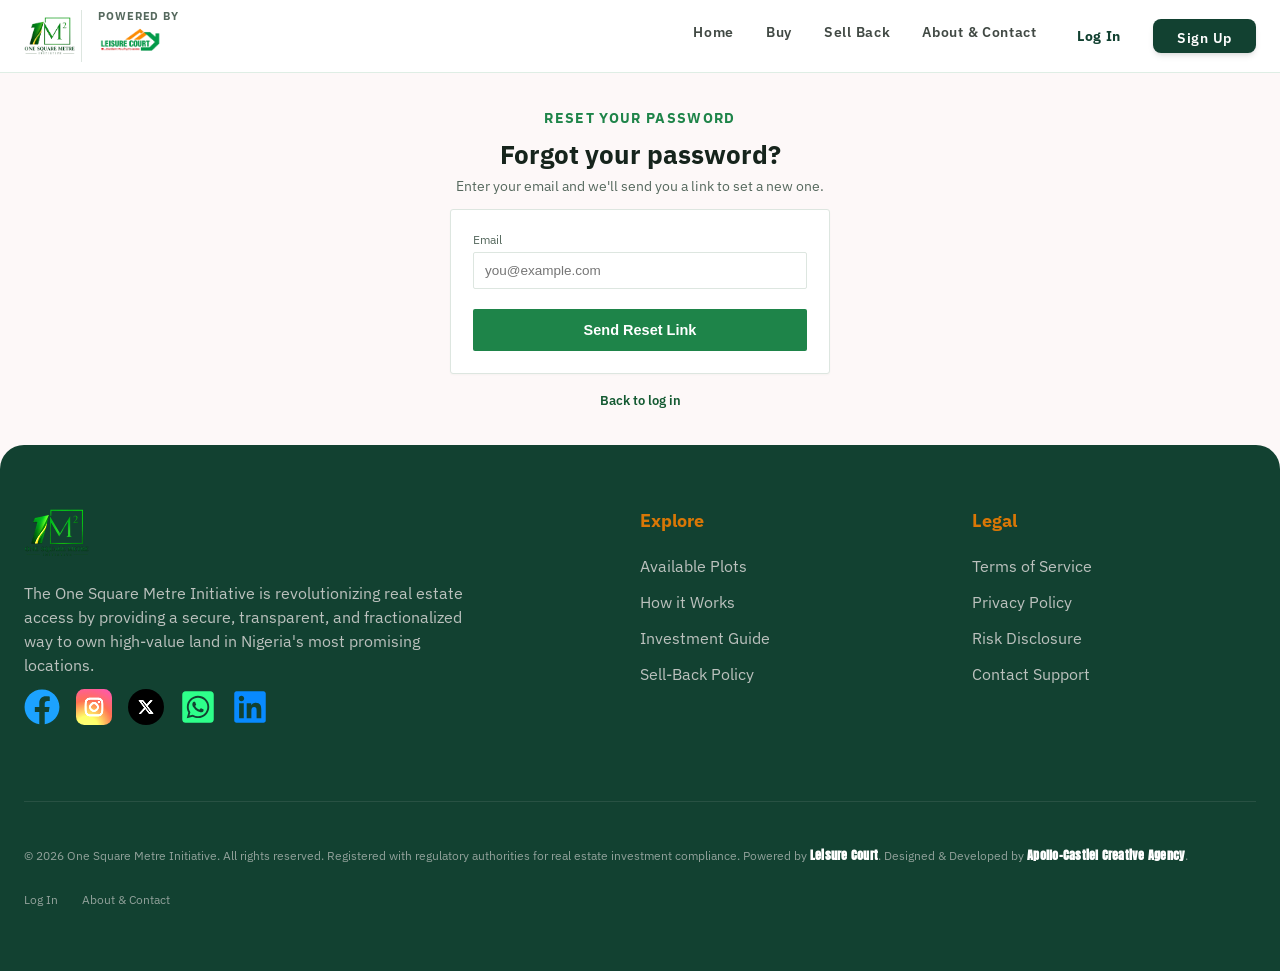
<file: forgot-password.html>
<!DOCTYPE html>
<html lang="en">
<head>
<meta charset="UTF-8" />
<meta name="viewport" content="width=device-width, initial-scale=1.0" />
<title>Forgot Password — One Square Metre Initiative</title>
<link rel="icon" href="assets/osmi-logo.png" />
<link rel="preconnect" href="https://fonts.googleapis.com">
<link href="https://fonts.googleapis.com/css2?family=IBM+Plex+Mono:wght@400;500;600&family=IBM+Plex+Sans:wght@400;500;600;700&family=Anton&display=swap" rel="stylesheet">
<link rel="stylesheet" href="https://cdnjs.cloudflare.com/ajax/libs/font-awesome/6.7.2/css/all.min.css">
<link rel="stylesheet" href="css/site.css" />
<link rel="stylesheet" href="css/landing.css" />
</head>
<body class="page-landing">

<header class="site-header">
  <div class="nav-inner">
    <div style="display:flex;align-items:center;">
      <a class="brand" href="index.html">
        <img src="assets/osmi-logo.png" alt="One Square Metre Initiative" />
      </a>
      <div class="powered-by">
        <div>
          <div class="pb-label">Powered by</div>
          <div class="pb-brand">
            <img src="assets/leisure-court-logo.png" alt="Leisure Court" />
          </div>
        </div>
      </div>
    </div>
    <button class="nav-toggle" id="navToggle" aria-label="Toggle menu">☰</button>
    <nav class="nav-links" id="navLinks">
      <a href="index.html">Home</a>
      <a href="buy.html">Buy</a>
      <a href="sell.html">Sell Back</a>
      <a href="about.html">About &amp; Contact</a>
      <a href="login.html" class="auth-logged-out" data-show="inline-block">Log In</a>
      <a href="signup.html" class="auth-logged-out nav-cta" data-show="inline-block">Sign Up</a>
      <div class="nav-account auth-logged-in" id="navAccount" data-show="inline-block">
        <button type="button" class="nav-account-trigger" id="navAccountTrigger">
          <span class="auth-buyer-name">Account</span> <span class="caret">▾</span>
        </button>
        <div class="nav-account-menu" id="navAccountMenu">
          <a href="dashboard.html">My Plots</a>
          <a href="profile.html">Profile</a>
          <a href="#" id="navLogoutBtn">Log Out</a>
        </div>
      </div>
    </nav>
  </div>
</header>

<main class="section-tight">
  <div class="container auth-shell">
    <div class="section-label" style="text-align:center;">Reset your password</div>
    <h2 class="section-title" style="text-align:center;">Forgot your password?</h2>
    <p style="color:var(--ink-dim); font-size:14px; text-align:center; margin-top:-8px;">Enter your email and we'll send you a link to set a new one.</p>

    <div class="panel">
      <label for="email">Email</label>
      <input id="email" type="email" placeholder="you@example.com" autocomplete="email" />

      <button class="btn-block" id="requestBtn" type="button">Send Reset Link</button>
      <div class="status" id="statusBox"></div>
    </div>

    <div class="auth-switch"><a href="login.html">Back to log in</a></div>
  </div>
</main>

<footer class="site-footer">
      <div class="footer-inner">
        <div class="lp-footer-grid">
          <div class="lp-footer-brand">
            <img
              src="assets/landing/logo-mark.png"
              alt="One Square Metre Initiative"
            />
            <p>
              The One Square Metre Initiative is revolutionizing real estate
              access by providing a secure, transparent, and fractionalized way
              to own high-value land in Nigeria's most promising locations.
            </p>
            <div class="lp-social">
              <a
                href="https://www.facebook.com/Leisurecourtestateltd"
                target="_blank"
                rel="noopener"
                aria-label="Facebook"
              >
                <img
                  src="assets/landing/icon-fb.svg"
                  alt=""
                  width="36"
                  height="36"
                />
              </a>
              <a
                href="https://www.instagram.com/leisure_court?igsh=MXQ2bms3dzcxYnVwYQ=="
                target="_blank"
                rel="noopener"
                aria-label="Instagram"
              >
                <img
                  src="assets/landing/icon-ig.svg"
                  alt=""
                  width="36"
                  height="36"
                />
              </a>
              <a
                href="https://x.com/leisurecourtt?s=11"
                target="_blank"
                rel="noopener"
                aria-label="X (Twitter)"
              >
                <img
                  src="assets/landing/icon-x.svg"
                  alt=""
                  width="36"
                  height="36"
                />
              </a>
              <a
                href="https://wa.me/2348171420000"
                target="_blank"
                rel="noopener"
                aria-label="WhatsApp"
              >
                <img
                  src="assets/landing/icon-wa.svg"
                  alt=""
                  width="36"
                  height="36"
                />
              </a>
              <!-- TODO: paste the LinkedIn page URL into this href when ready -->
              <a href="#" aria-label="LinkedIn">
                <img
                  src="assets/landing/icon-li.svg"
                  alt=""
                  width="36"
                  height="36"
                />
              </a>
            </div>
          </div>
          <div class="lp-footer-col">
            <h4>Explore</h4>
            <a href="buy.html">Available Plots</a>
            <a href="#process">How it Works</a>
            <a href="about.html">Investment Guide</a>
            <a href="sell.html">Sell-Back Policy</a>
          </div>
          <div class="lp-footer-col">
            <h4>Legal</h4>
            <a href="about.html">Terms of Service</a>
            <a href="about.html">Privacy Policy</a>
            <a href="about.html">Risk Disclosure</a>
            <a href="about.html">Contact Support</a>
          </div>
        </div>
        <div class="lp-footer-bottom">
          <p>
            © 2026 One Square Metre Initiative. All rights reserved. Registered
            with regulatory authorities for real estate investment compliance.
            Powered by <strong class="font-anton">Leisure Court</strong>.
            Designed &amp; Developed by
            <strong class="font-anton">Apollo-Castiel Creative Agency</strong>.
          </p>
          <div class="lp-footer-bottom-links">
            <a href="login.html" class="auth-logged-out" data-show="inline-block">Log In</a>
            <a href="dashboard.html" class="auth-logged-in" data-show="inline-block">My Plots</a>
            <a href="about.html">About &amp; Contact</a>
          </div>
        </div>
      </div>
    </footer>

<script src="js/site-nav.js"></script>
<script src="js/site-config.js"></script>
<script src="js/site-api.js"></script>
<script src="js/site-auth.js"></script>
<script>
(function(){
  const el = (id) => document.getElementById(id);

  function showStatus(kind, text){
    const box = el('statusBox');
    box.className = 'status show ' + kind;
    box.textContent = text;
  }

  async function doRequest(){
    const email = el('email').value.trim();
    if (!email){
      showStatus('error', 'Enter your email.');
      return;
    }

    el('requestBtn').disabled = true;
    showStatus('pending', 'Sending…');

    try{
      const result = await OsmiApi.requestPasswordReset(email);
      showStatus('ok', result.message || 'If that email has an account, we\u2019ve sent a reset link.');
    } catch (err){
      showStatus('error', 'Could not reach the server. Please try again.');
    }
    el('requestBtn').disabled = false;
  }

  el('requestBtn').addEventListener('click', doRequest);
  el('email').addEventListener('keydown', (e) => { if (e.key === 'Enter') doRequest(); });
})();
</script>
</body>
</html>
</file>
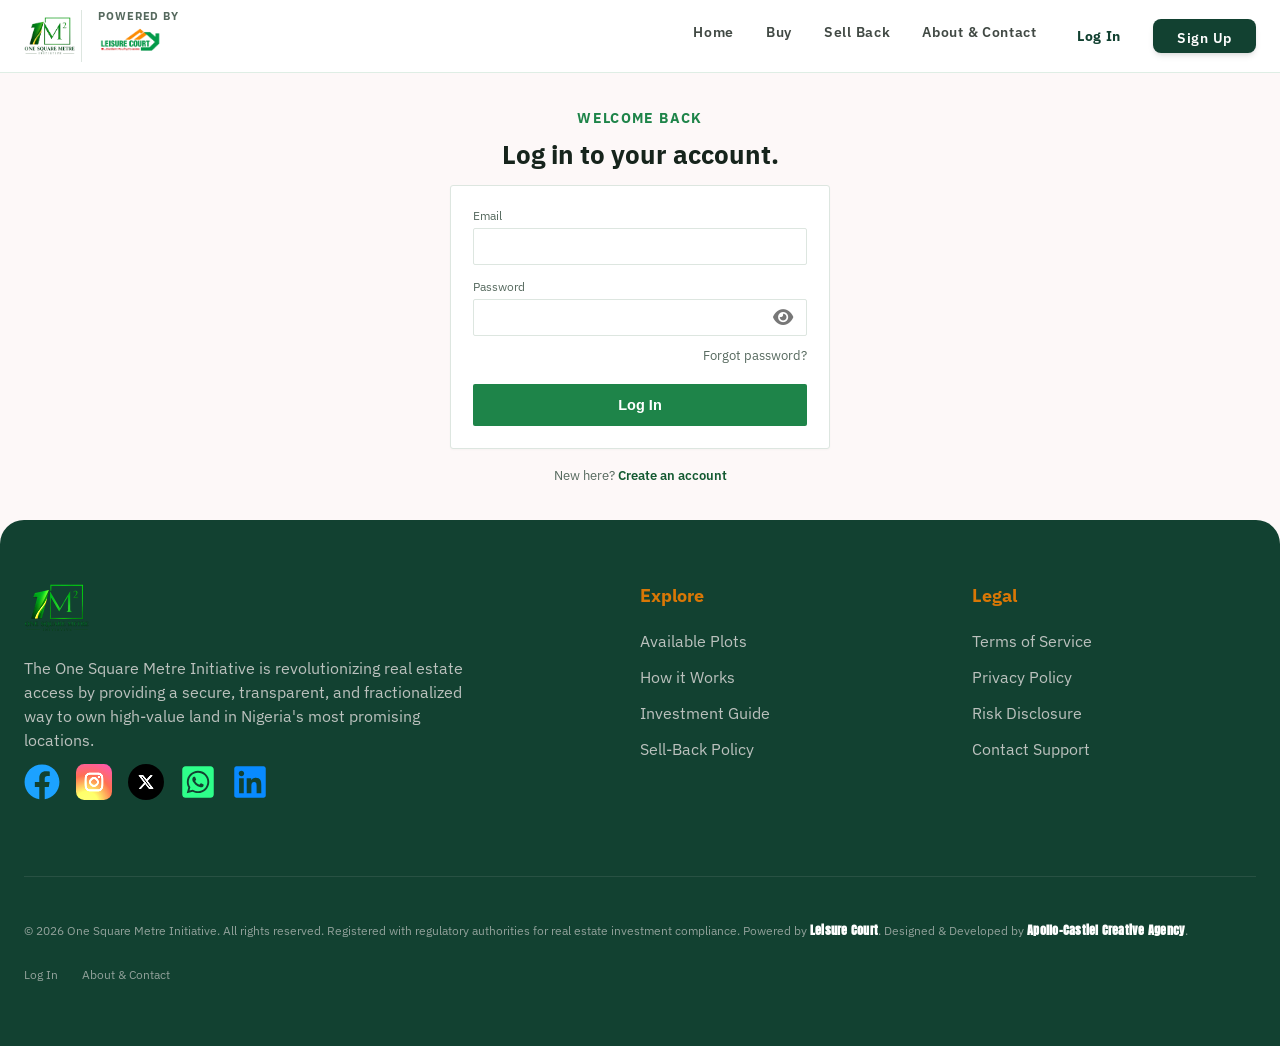
<file: login.html>
<!DOCTYPE html>
<html lang="en">
<head>
<meta charset="UTF-8" />
<meta name="viewport" content="width=device-width, initial-scale=1.0" />
<title>Log In — One Square Metre Initiative</title>
<link rel="icon" href="assets/osmi-logo.png" />
<link rel="preconnect" href="https://fonts.googleapis.com">
<link href="https://fonts.googleapis.com/css2?family=IBM+Plex+Mono:wght@400;500;600&family=IBM+Plex+Sans:wght@400;500;600;700&family=Anton&display=swap" rel="stylesheet">
<link rel="stylesheet" href="https://cdnjs.cloudflare.com/ajax/libs/font-awesome/6.7.2/css/all.min.css">
<link rel="stylesheet" href="css/site.css">
<link rel="stylesheet" href="css/landing.css" />
</head>
<body class="page-landing">

<header class="site-header">
  <div class="nav-inner">
    <div style="display:flex;align-items:center;">
      <a class="brand" href="index.html">
        <img src="assets/osmi-logo.png" alt="One Square Metre Initiative" />
      </a>
      <div class="powered-by">
        <div>
          <div class="pb-label">Powered by</div>
          <div class="pb-brand">
            <img src="assets/leisure-court-logo.png" alt="Leisure Court" />
          </div>
        </div>
      </div>
    </div>
    <button class="nav-toggle" id="navToggle" aria-label="Toggle menu">☰</button>
    <nav class="nav-links" id="navLinks">
      <a href="index.html">Home</a>
      <a href="buy.html">Buy</a>
      <a href="sell.html">Sell Back</a>
      <a href="about.html">About &amp; Contact</a>
      <a href="login.html" class="auth-logged-out active" data-show="inline-block">Log In</a>
      <a href="signup.html" class="auth-logged-out nav-cta" data-show="inline-block">Sign Up</a>
      <div class="nav-account auth-logged-in" id="navAccount" data-show="inline-block">
        <button type="button" class="nav-account-trigger" id="navAccountTrigger">
          <span class="auth-buyer-name">Account</span> <span class="caret">▾</span>
        </button>
        <div class="nav-account-menu" id="navAccountMenu">
          <a href="dashboard.html">My Plots</a>
          <a href="profile.html">Profile</a>
          <a href="#" id="navLogoutBtn">Log Out</a>
        </div>
      </div>
    </nav>
  </div>
</header>

<main class="section-tight">
  <div class="container auth-shell">
    <div class="section-label" style="text-align:center;">Welcome back</div>
    <h2 class="section-title" style="text-align:center;">Log in to your account.</h2>

    <div class="panel">
      <label for="email">Email</label>
      <input id="email" type="email" autocomplete="email" />

      <label for="password">Password</label>
      <div class="password-field">
        <input id="password" type="password" autocomplete="current-password" /> 
        <button type="button" class="toggle-password"><i class="fa-solid fa-eye"></i></button>
      </div>
      <div style="text-align:right; margin-top:8px;"><a href="forgot-password.html" style="font-size:12.5px; color:var(--ink-dim); text-decoration:none;">Forgot password?</a></div>

      <button class="btn-block" id="loginBtn" type="button">Log In</button>
      <div class="status" id="statusBox"></div>
    </div>

    <div class="auth-switch">New here? <a href="signup.html">Create an account</a></div>
  </div>
</main>

<footer class="site-footer">
      <div class="footer-inner">
        <div class="lp-footer-grid">
          <div class="lp-footer-brand">
            <img
              src="assets/landing/logo-mark.png"
              alt="One Square Metre Initiative"
            />
            <p>
              The One Square Metre Initiative is revolutionizing real estate
              access by providing a secure, transparent, and fractionalized way
              to own high-value land in Nigeria's most promising locations.
            </p>
            <div class="lp-social">
              <a
                href="https://www.facebook.com/Leisurecourtestateltd"
                target="_blank"
                rel="noopener"
                aria-label="Facebook"
              >
                <img
                  src="assets/landing/icon-fb.svg"
                  alt=""
                  width="36"
                  height="36"
                />
              </a>
              <a
                href="https://www.instagram.com/leisure_court?igsh=MXQ2bms3dzcxYnVwYQ=="
                target="_blank"
                rel="noopener"
                aria-label="Instagram"
              >
                <img
                  src="assets/landing/icon-ig.svg"
                  alt=""
                  width="36"
                  height="36"
                />
              </a>
              <a
                href="https://x.com/leisurecourtt?s=11"
                target="_blank"
                rel="noopener"
                aria-label="X (Twitter)"
              >
                <img
                  src="assets/landing/icon-x.svg"
                  alt=""
                  width="36"
                  height="36"
                />
              </a>
              <a
                href="https://wa.me/2348171420000"
                target="_blank"
                rel="noopener"
                aria-label="WhatsApp"
              >
                <img
                  src="assets/landing/icon-wa.svg"
                  alt=""
                  width="36"
                  height="36"
                />
              </a>
              <!-- TODO: paste the LinkedIn page URL into this href when ready -->
              <a href="#" aria-label="LinkedIn">
                <img
                  src="assets/landing/icon-li.svg"
                  alt=""
                  width="36"
                  height="36"
                />
              </a>
            </div>
          </div>
          <div class="lp-footer-col">
            <h4>Explore</h4>
            <a href="buy.html">Available Plots</a>
            <a href="#process">How it Works</a>
            <a href="about.html">Investment Guide</a>
            <a href="sell.html">Sell-Back Policy</a>
          </div>
          <div class="lp-footer-col">
            <h4>Legal</h4>
            <a href="about.html">Terms of Service</a>
            <a href="about.html">Privacy Policy</a>
            <a href="about.html">Risk Disclosure</a>
            <a href="about.html">Contact Support</a>
          </div>
        </div>
        <div class="lp-footer-bottom">
          <p>
            © 2026 One Square Metre Initiative. All rights reserved. Registered
            with regulatory authorities for real estate investment compliance.
            Powered by <strong class="font-anton">Leisure Court</strong>.
            Designed &amp; Developed by
            <strong class="font-anton">Apollo-Castiel Creative Agency</strong>.
          </p>
          <div class="lp-footer-bottom-links">
            <a href="login.html" class="auth-logged-out" data-show="inline-block">Log In</a>
            <a href="dashboard.html" class="auth-logged-in" data-show="inline-block">My Plots</a>
            <a href="about.html">About &amp; Contact</a>
          </div>
        </div>
      </div>
    </footer>

<script src="js/site-nav.js"></script>
<script src="js/site-config.js"></script>
<script src="js/site-api.js"></script>
<script src="js/site-auth.js"></script>
<script>
(function(){
  const el = (id) => document.getElementById(id);

  function showStatus(kind, text){
    const box = el('statusBox');
    box.className = 'status show ' + kind;
    box.textContent = text;
  }

  if (OsmiAuth.isLoggedIn()){
    window.location.href = 'dashboard.html';
  }

  async function doLogin(){
    const email = el('email').value.trim();
    const password = el('password').value;

    if (!email || !password){
      showStatus('error', 'Enter your email and password.');
      return;
    }

    el('loginBtn').disabled = true;
    showStatus('pending', 'Logging in…');

    try{
      const result = await OsmiApi.logIn({ email, password });
      if (result.success){
        OsmiAuth.setSession(result.token, result.buyer);
        showStatus('ok', 'Logged in! Redirecting…');
        const params = new URLSearchParams(window.location.search);
        const next = params.get('next') || 'dashboard.html';
        setTimeout(() => { window.location.href = next; }, 500);
      } else {
        el('loginBtn').disabled = false;
        showStatus('error', result.message || 'Incorrect email or password.');
      }
    } catch (err){
      el('loginBtn').disabled = false;
      showStatus('error', 'Something went wrong. Please try again.');
    }
  }

  el('loginBtn').addEventListener('click', doLogin);
  el('password').addEventListener('keydown', (e) => { if (e.key === 'Enter') doLogin(); });
})();
</script>
</body>
</html>
</file>
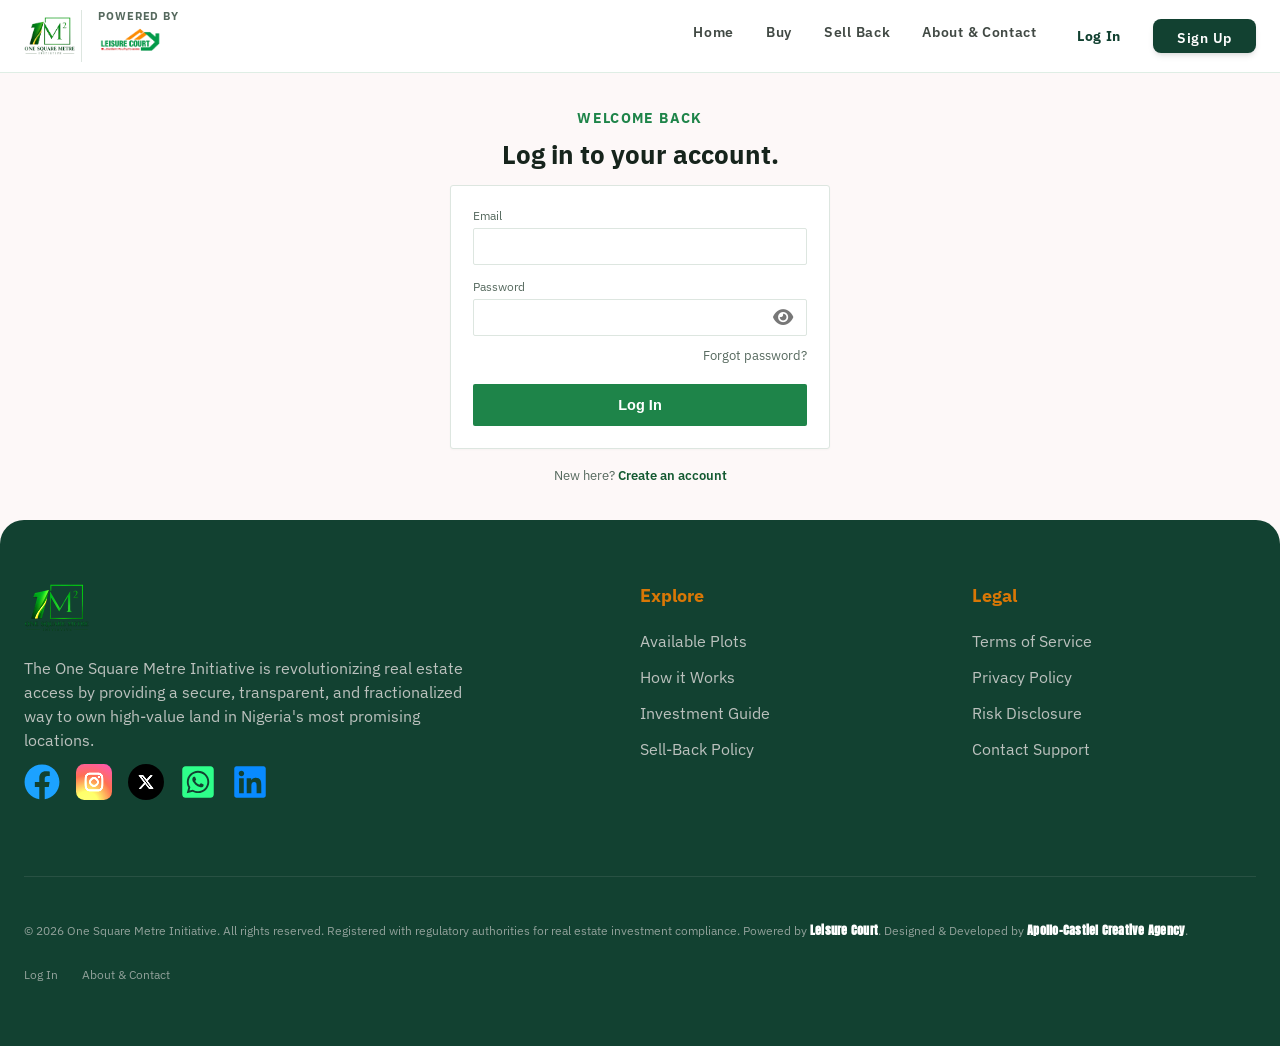
<file: profile.html>
<!DOCTYPE html>
<html lang="en">
<head>
<meta charset="UTF-8" />
<meta name="viewport" content="width=device-width, initial-scale=1.0" />
<title>Profile — One Square Metre Initiative</title>
<link rel="icon" href="assets/osmi-logo.png" />
<link rel="preconnect" href="https://fonts.googleapis.com">
<link href="https://fonts.googleapis.com/css2?family=IBM+Plex+Mono:wght@400;500;600&family=IBM+Plex+Sans:wght@400;500;600;700&family=Anton&display=swap" rel="stylesheet">
<link rel="stylesheet" href="https://cdnjs.cloudflare.com/ajax/libs/font-awesome/6.7.2/css/all.min.css">
<link rel="stylesheet" href="css/site.css" />
<link rel="stylesheet" href="css/landing.css" />
</head>
<body class="page-landing">

<header class="site-header">
  <div class="nav-inner">
    <div style="display:flex;align-items:center;">
      <a class="brand" href="index.html">
        <img src="assets/osmi-logo.png" alt="One Square Metre Initiative" />
      </a>
      <div class="powered-by">
        <div>
          <div class="pb-label">Powered by</div>
          <div class="pb-brand">
            <img src="assets/leisure-court-logo.png" alt="Leisure Court" />
          </div>
        </div>
      </div>
    </div>
    <button class="nav-toggle" id="navToggle" aria-label="Toggle menu">☰</button>
    <nav class="nav-links" id="navLinks">
      <a href="index.html">Home</a>
      <a href="buy.html">Buy</a>
      <a href="sell.html">Sell Back</a>
      <a href="about.html">About &amp; Contact</a>
      <a href="login.html" class="auth-logged-out" data-show="inline-block">Log In</a>
      <a href="signup.html" class="auth-logged-out nav-cta" data-show="inline-block">Sign Up</a>
      <div class="nav-account auth-logged-in" id="navAccount" data-show="inline-block">
        <button type="button" class="nav-account-trigger" id="navAccountTrigger">
          <span class="auth-buyer-name">Account</span> <span class="caret">▾</span>
        </button>
        <div class="nav-account-menu" id="navAccountMenu">
          <a href="dashboard.html">My Plots</a>
          <a href="profile.html" class="active">Profile</a>
          <a href="#" id="navLogoutBtn">Log Out</a>
        </div>
      </div>
    </nav>
  </div>
</header>

<main class="section-tight">
  <div class="container" style="max-width:520px;">
    <div class="section-label">Your account</div>
    <h2 class="section-title">Profile</h2>

    <div id="verifyBanner"></div>

    <div class="panel">
      <div class="section-sublabel">Account details</div>
      <label for="name">Full name</label>
      <input id="name" type="text" />

      <label for="phone">Phone number</label>
      <input id="phone" type="tel" />

      <label for="email">Email</label>
      <input id="email" type="email" disabled style="opacity:0.6; cursor:not-allowed;" />
      <div class="hint">Email can't be changed here since it's tied to your verification and purchase history.</div>

      <button class="btn-block" id="saveProfileBtn" type="button">Save Changes</button>
      <div class="status" id="profileStatusBox"></div>
    </div>

    <div class="panel">
      <div class="section-sublabel">Change password</div>
      <label for="currentPassword">Current password</label>
      <div class="password-field">
        <input id="currentPassword" type="password" autocomplete="current-password" /> 
        <button type="button" class="toggle-password"><i class="fa-solid fa-eye"></i></button>
      </div>

      <label for="newPassword">New password</label>
      <div class="password-field">
        <input id="newPassword" type="password" placeholder="At least 6 characters" autocomplete="new-password" /> 
        <button type="button" class="toggle-password"><i class="fa-solid fa-eye"></i></button>
      </div>

      <label for="confirmNewPassword">Confirm new password</label>
      <div class="password-field">
        <input id="confirmNewPassword" type="password" autocomplete="new-password" /> 
        <button type="button" class="toggle-password"><i class="fa-solid fa-eye"></i></button>
      </div>

      <button class="btn-block" id="changePasswordBtn" type="button">Change Password</button>
      <div class="hint">You'll be logged out everywhere after changing your password, as a security precaution.</div>
      <div class="status" id="passwordStatusBox"></div>
    </div>

    <div class="panel">
      <div class="section-sublabel">Next of kin</div>
      <div class="hint" style="margin-top:0; margin-bottom:16px;">Required before you can buy or sell back sqm — this is who we'd contact regarding your allocation if we're ever unable to reach you directly.</div>

      <label for="nokName">Full name</label>
      <input id="nokName" type="text" />

      <label for="nokRelationship">Relationship</label>
      <input id="nokRelationship" type="text" placeholder="E.g Spouse, Parent, Sibling" />

      <label for="nokPhone">Phone number</label>
      <input id="nokPhone" type="tel" />

      <label for="nokEmail">Email</label>
      <input id="nokEmail" type="email" />

      <button class="btn-block" id="saveNokBtn" type="button">Save Next of Kin</button>
      <div class="status" id="nokStatusBox"></div>
    </div>

    <div class="panel">
      <div class="section-sublabel">Subscriber details</div>
      <div class="hint" style="margin-top:0; margin-bottom:16px;">From the Application Form on file with Leisure Court Estates. If you signed up before this was added, please fill it in here.</div>

      <label for="subGender">Gender</label>
      <select id="subGender">
        <option value="">Select…</option>
        <option value="Male">Male</option>
        <option value="Female">Female</option>
      </select>

      <label for="subMaritalStatus">Marital status</label>
      <select id="subMaritalStatus">
        <option value="">Select…</option>
        <option value="Single">Single</option>
        <option value="Married">Married</option>
        <option value="Divorced">Divorced</option>
        <option value="Widowed">Widowed</option>
      </select>

      <label for="subDateOfBirth">Date of birth</label>
      <input id="subDateOfBirth" type="date" />

      <label for="subNationality">Nationality</label>
      <input id="subNationality" type="text" />

      <label for="subResidentialAddress">Residential address</label>
      <input id="subResidentialAddress" type="text" />

      <label for="subCity">City</label>
      <input id="subCity" type="text" />

      <label for="subState">State</label>
      <input id="subState" type="text" />

      <label for="subCountry">Country</label>
      <input id="subCountry" type="text" />

      <button class="btn-block" id="saveSubscriberBtn" type="button">Save Subscriber Details</button>
      <div class="status" id="subscriberStatusBox"></div>
    </div>

    <div class="panel">
      <div class="section-sublabel">Referrals</div>
      <div class="hint" style="margin-top:0; margin-bottom:16px;">Share your code or link — anyone who signs up with it counts toward your referrals.</div>

      <label for="referralCodeDisplay">Your referral code</label>
      <div style="display:flex; gap:8px;">
        <input id="referralCodeDisplay" type="text" readonly value="Loading…" style="flex:1; font-family:&quot;IBM Plex Mono&quot;, monospace; letter-spacing:2px; font-weight:600;" />
        <button class="btn btn-secondary" id="copyReferralBtn" type="button" style="white-space:nowrap; padding:0 16px;">Copy Code</button>
      </div>

      <label for="referralLinkDisplay" style="margin-top:14px;">Your referral link</label>
      <div style="display:flex; gap:8px;">
        <input id="referralLinkDisplay" type="text" readonly value="Loading…" style="flex:1; font-size:12px;" />
        <button class="btn btn-secondary" id="copyReferralLinkBtn" type="button" style="white-space:nowrap; padding:0 16px;">Copy Link</button>
      </div>
      <div class="hint">Sharing the link is easiest — it takes them straight to sign up with your code already applied.</div>

      <div class="hint" id="referredCountHint">Loading referral stats…</div>
    </div>

    <div class="panel" style="text-align:center;">
      <button class="btn btn-secondary" id="logoutBtn" type="button" style="width:100%;">Log Out</button>
    </div>
  </div>
</main>

<footer class="site-footer">
      <div class="footer-inner">
        <div class="lp-footer-grid">
          <div class="lp-footer-brand">
            <img
              src="assets/landing/logo-mark.png"
              alt="One Square Metre Initiative"
            />
            <p>
              The One Square Metre Initiative is revolutionizing real estate
              access by providing a secure, transparent, and fractionalized way
              to own high-value land in Nigeria's most promising locations.
            </p>
            <div class="lp-social">
              <a
                href="https://www.facebook.com/Leisurecourtestateltd"
                target="_blank"
                rel="noopener"
                aria-label="Facebook"
              >
                <img
                  src="assets/landing/icon-fb.svg"
                  alt=""
                  width="36"
                  height="36"
                />
              </a>
              <a
                href="https://www.instagram.com/leisure_court?igsh=MXQ2bms3dzcxYnVwYQ=="
                target="_blank"
                rel="noopener"
                aria-label="Instagram"
              >
                <img
                  src="assets/landing/icon-ig.svg"
                  alt=""
                  width="36"
                  height="36"
                />
              </a>
              <a
                href="https://x.com/leisurecourtt?s=11"
                target="_blank"
                rel="noopener"
                aria-label="X (Twitter)"
              >
                <img
                  src="assets/landing/icon-x.svg"
                  alt=""
                  width="36"
                  height="36"
                />
              </a>
              <a
                href="https://wa.me/2348171420000"
                target="_blank"
                rel="noopener"
                aria-label="WhatsApp"
              >
                <img
                  src="assets/landing/icon-wa.svg"
                  alt=""
                  width="36"
                  height="36"
                />
              </a>
              <!-- TODO: paste the LinkedIn page URL into this href when ready -->
              <a href="#" aria-label="LinkedIn">
                <img
                  src="assets/landing/icon-li.svg"
                  alt=""
                  width="36"
                  height="36"
                />
              </a>
            </div>
          </div>
          <div class="lp-footer-col">
            <h4>Explore</h4>
            <a href="buy.html">Available Plots</a>
            <a href="#process">How it Works</a>
            <a href="about.html">Investment Guide</a>
            <a href="sell.html">Sell-Back Policy</a>
          </div>
          <div class="lp-footer-col">
            <h4>Legal</h4>
            <a href="about.html">Terms of Service</a>
            <a href="about.html">Privacy Policy</a>
            <a href="about.html">Risk Disclosure</a>
            <a href="about.html">Contact Support</a>
          </div>
        </div>
        <div class="lp-footer-bottom">
          <p>
            © 2026 One Square Metre Initiative. All rights reserved. Registered
            with regulatory authorities for real estate investment compliance.
            Powered by <strong class="font-anton">Leisure Court</strong>.
            Designed &amp; Developed by
            <strong class="font-anton">Apollo-Castiel Creative Agency</strong>.
          </p>
          <div class="lp-footer-bottom-links">
            <a href="login.html" class="auth-logged-out" data-show="inline-block">Log In</a>
            <a href="dashboard.html" class="auth-logged-in" data-show="inline-block">My Plots</a>
            <a href="about.html">About &amp; Contact</a>
          </div>
        </div>
      </div>
    </footer>

<script src="js/site-nav.js"></script>
<script src="js/site-config.js"></script>
<script src="js/site-api.js"></script>
<script src="js/site-auth.js"></script>
<script>
(function(){
  OsmiAuth.requireLogin();
  OsmiAuth.renderVerificationBanner('verifyBanner');

  const el = (id) => document.getElementById(id);
  const buyer = OsmiAuth.getBuyer();

  if (buyer){
    el('name').value = buyer.name || '';
    el('phone').value = buyer.phone || '';
    el('email').value = buyer.email || '';
  }

  function showStatus(id, kind, text){
    const box = el(id);
    box.className = 'status show ' + kind;
    box.textContent = text;
  }

  el('saveProfileBtn').addEventListener('click', async () => {
    const name = el('name').value.trim();
    const phone = el('phone').value.trim();
    if (!name || !phone){
      showStatus('profileStatusBox', 'error', 'Name and phone cannot be empty.');
      return;
    }

    el('saveProfileBtn').disabled = true;
    showStatus('profileStatusBox', 'pending', 'Saving…');

    try{
      const result = await OsmiApi.updateProfile({ token: OsmiAuth.getToken(), name, phone });
      el('saveProfileBtn').disabled = false;
      if (result.success){
        const current = OsmiAuth.getBuyer() || {};
        OsmiAuth.setSession(OsmiAuth.getToken(), Object.assign({}, current, result.buyer));
        showStatus('profileStatusBox', 'ok', 'Profile updated.');
      } else {
        showStatus('profileStatusBox', 'error', result.message || 'Could not update your profile.');
      }
    } catch (err){
      el('saveProfileBtn').disabled = false;
      showStatus('profileStatusBox', 'error', 'Something went wrong. Please try again.');
    }
  });

  el('changePasswordBtn').addEventListener('click', async () => {
    const currentPassword = el('currentPassword').value;
    const newPassword = el('newPassword').value;
    const confirmNewPassword = el('confirmNewPassword').value;

    if (!currentPassword || !newPassword || !confirmNewPassword){
      showStatus('passwordStatusBox', 'error', 'Fill in all three fields.');
      return;
    }
    if (newPassword.length < 6){
      showStatus('passwordStatusBox', 'error', 'New password must be at least 6 characters.');
      return;
    }
    if (newPassword !== confirmNewPassword){
      showStatus('passwordStatusBox', 'error', 'New passwords do not match.');
      return;
    }

    el('changePasswordBtn').disabled = true;
    showStatus('passwordStatusBox', 'pending', 'Updating…');

    try{
      const result = await OsmiApi.changePassword({ token: OsmiAuth.getToken(), currentPassword, newPassword });
      if (result.success){
        showStatus('passwordStatusBox', 'ok', (result.message || 'Password changed.') + ' Redirecting to log in…');
        setTimeout(() => { OsmiAuth.clearSession(); window.location.href = 'login.html'; }, 1400);
      } else {
        el('changePasswordBtn').disabled = false;
        showStatus('passwordStatusBox', 'error', result.message || 'Could not change your password.');
      }
    } catch (err){
      el('changePasswordBtn').disabled = false;
      showStatus('passwordStatusBox', 'error', 'Something went wrong. Please try again.');
    }
  });

  (async () => {
    try{
      const result = await OsmiApi.getNextOfKin(OsmiAuth.getToken());
      if (result.success){
        el('nokName').value = result.nextOfKin.name;
        el('nokRelationship').value = result.nextOfKin.relationship;
        el('nokPhone').value = result.nextOfKin.phone;
        el('nokEmail').value = result.nextOfKin.email;
      }
    } catch (err){
      // Leave the fields blank — the person can still fill them in and save.
    }
  })();

  el('saveNokBtn').addEventListener('click', async () => {
    const name = el('nokName').value.trim();
    const relationship = el('nokRelationship').value.trim();
    const phone = el('nokPhone').value.trim();
    const email = el('nokEmail').value.trim();

    if (!name || !relationship || !phone || !email){
      showStatus('nokStatusBox', 'error', 'Please fill in all next of kin fields.');
      return;
    }

    el('saveNokBtn').disabled = true;
    showStatus('nokStatusBox', 'pending', 'Saving…');

    try{
      const result = await OsmiApi.updateNextOfKin({ token: OsmiAuth.getToken(), name, relationship, phone, email });
      el('saveNokBtn').disabled = false;
      if (result.success){
        const current = OsmiAuth.getBuyer() || {};
        OsmiAuth.setSession(OsmiAuth.getToken(), Object.assign({}, current, result.buyer));
        showStatus('nokStatusBox', 'ok', 'Next of kin saved.');
      } else {
        showStatus('nokStatusBox', 'error', result.message || 'Could not save your next of kin.');
      }
    } catch (err){
      el('saveNokBtn').disabled = false;
      showStatus('nokStatusBox', 'error', 'Something went wrong. Please try again.');
    }
  });

  (async () => {
    try{
      const result = await OsmiApi.getSubscriberDetails(OsmiAuth.getToken());
      if (result.success){
        el('subGender').value = result.subscriberDetails.gender;
        el('subMaritalStatus').value = result.subscriberDetails.maritalStatus;
        el('subDateOfBirth').value = result.subscriberDetails.dateOfBirth;
        el('subNationality').value = result.subscriberDetails.nationality;
        el('subResidentialAddress').value = result.subscriberDetails.residentialAddress;
        el('subCity').value = result.subscriberDetails.city;
        el('subState').value = result.subscriberDetails.state;
        el('subCountry').value = result.subscriberDetails.country;
      }
    } catch (err){
      // Leave the fields blank — the person can still fill them in and save.
    }
  })();

  el('saveSubscriberBtn').addEventListener('click', async () => {
    const gender = el('subGender').value;
    const maritalStatus = el('subMaritalStatus').value;
    const dateOfBirth = el('subDateOfBirth').value;
    const nationality = el('subNationality').value.trim();
    const residentialAddress = el('subResidentialAddress').value.trim();
    const city = el('subCity').value.trim();
    const state = el('subState').value.trim();
    const country = el('subCountry').value.trim();

    if (!gender || !maritalStatus || !dateOfBirth || !nationality || !residentialAddress || !city || !state || !country){
      showStatus('subscriberStatusBox', 'error', 'Please fill in all subscriber detail fields.');
      return;
    }

    el('saveSubscriberBtn').disabled = true;
    showStatus('subscriberStatusBox', 'pending', 'Saving…');

    try{
      const result = await OsmiApi.updateSubscriberDetails({
        token: OsmiAuth.getToken(), gender, maritalStatus, dateOfBirth,
        nationality, residentialAddress, city, state, country
      });
      el('saveSubscriberBtn').disabled = false;
      if (result.success){
        showStatus('subscriberStatusBox', 'ok', 'Subscriber details saved.');
      } else {
        showStatus('subscriberStatusBox', 'error', result.message || 'Could not save your subscriber details.');
      }
    } catch (err){
      el('saveSubscriberBtn').disabled = false;
      showStatus('subscriberStatusBox', 'error', 'Something went wrong. Please try again.');
    }
  });

  (async () => {
    try{
      const result = await OsmiApi.getReferralStats(OsmiAuth.getToken());
      if (result.success){
        el('referralCodeDisplay').value = result.code;
        el('referralLinkDisplay').value = window.location.origin + '/signup.html?ref=' + encodeURIComponent(result.code);
        el('referredCountHint').textContent = result.referredCount === 1
          ? '1 person has signed up with your code so far.'
          : result.referredCount + ' people have signed up with your code so far.';
      } else {
        el('referralCodeDisplay').value = '—';
        el('referralLinkDisplay').value = '—';
        el('referredCountHint').textContent = 'Could not load your referral code — try refreshing the page.';
      }
    } catch (err){
      el('referralCodeDisplay').value = '—';
      el('referralLinkDisplay').value = '—';
      el('referredCountHint').textContent = 'Could not load your referral code — try refreshing the page.';
    }
  })();

  el('copyReferralBtn').addEventListener('click', async () => {
    const code = el('referralCodeDisplay').value;
    if (!code || code === 'Loading…' || code === '—') return;
    const btn = el('copyReferralBtn');
    try{
      await navigator.clipboard.writeText(code);
      btn.textContent = 'Copied!';
    } catch (err){
      btn.textContent = 'Copy failed';
    }
    setTimeout(() => { btn.textContent = 'Copy Code'; }, 1800);
  });

  el('copyReferralLinkBtn').addEventListener('click', async () => {
    const link = el('referralLinkDisplay').value;
    if (!link || link === 'Loading…' || link === '—') return;
    const btn = el('copyReferralLinkBtn');
    try{
      await navigator.clipboard.writeText(link);
      btn.textContent = 'Copied!';
    } catch (err){
      btn.textContent = 'Copy failed';
    }
    setTimeout(() => { btn.textContent = 'Copy Link'; }, 1800);
  });

  el('logoutBtn').addEventListener('click', () => { OsmiAuth.logOut(); });
})();
</script>
</body>
</html>
</file>
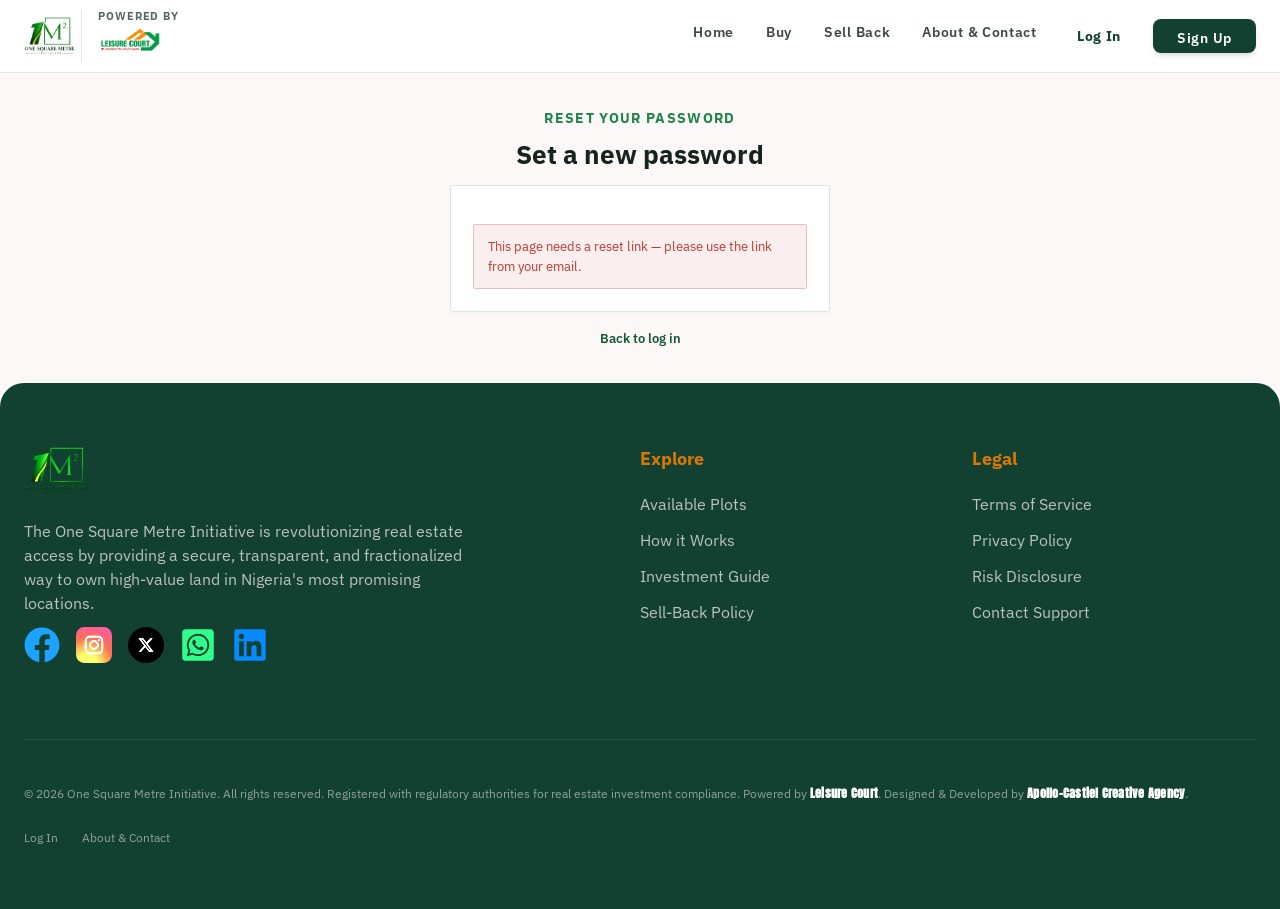
<file: reset-password.html>
<!DOCTYPE html>
<html lang="en">
<head>
<meta charset="UTF-8" />
<meta name="viewport" content="width=device-width, initial-scale=1.0" />
<title>Reset Password — One Square Metre Initiative</title>
<link rel="icon" href="assets/osmi-logo.png" />
<link rel="preconnect" href="https://fonts.googleapis.com">
<link href="https://fonts.googleapis.com/css2?family=IBM+Plex+Mono:wght@400;500;600&family=IBM+Plex+Sans:wght@400;500;600;700&family=Anton&display=swap" rel="stylesheet">
<link rel="stylesheet" href="https://cdnjs.cloudflare.com/ajax/libs/font-awesome/6.7.2/css/all.min.css">
<link rel="stylesheet" href="css/site.css" />
<link rel="stylesheet" href="css/landing.css" />
</head>
<body class="page-landing">

<header class="site-header">
  <div class="nav-inner">
    <div style="display:flex;align-items:center;">
      <a class="brand" href="index.html">
        <img src="assets/osmi-logo.png" alt="One Square Metre Initiative" />
      </a>
      <div class="powered-by">
        <div>
          <div class="pb-label">Powered by</div>
          <div class="pb-brand">
            <img src="assets/leisure-court-logo.png" alt="Leisure Court" />
          </div>
        </div>
      </div>
    </div>
    <button class="nav-toggle" id="navToggle" aria-label="Toggle menu">☰</button>
    <nav class="nav-links" id="navLinks">
      <a href="index.html">Home</a>
      <a href="buy.html">Buy</a>
      <a href="sell.html">Sell Back</a>
      <a href="about.html">About &amp; Contact</a>
      <a href="login.html" class="auth-logged-out" data-show="inline-block">Log In</a>
      <a href="signup.html" class="auth-logged-out nav-cta" data-show="inline-block">Sign Up</a>
      <div class="nav-account auth-logged-in" id="navAccount" data-show="inline-block">
        <button type="button" class="nav-account-trigger" id="navAccountTrigger">
          <span class="auth-buyer-name">Account</span> <span class="caret">▾</span>
        </button>
        <div class="nav-account-menu" id="navAccountMenu">
          <a href="dashboard.html">My Plots</a>
          <a href="profile.html">Profile</a>
          <a href="#" id="navLogoutBtn">Log Out</a>
        </div>
      </div>
    </nav>
  </div>
</header>

<main class="section-tight">
  <div class="container auth-shell">
    <div class="section-label" style="text-align:center;">Reset your password</div>
    <h2 class="section-title" style="text-align:center;">Set a new password</h2>

    <div class="panel" id="formPanel">
      <label for="newPassword">New password</label>
      <div class="password-field">
        <input id="newPassword" type="password" placeholder="At least 6 characters" autocomplete="new-password" /> 
        <button type="button" class="toggle-password"><i class="fa-solid fa-eye"></i></button>
      </div>

      <label for="confirmPassword">Confirm new password</label>
      <div class="password-field">
        <input id="confirmPassword" type="password" placeholder="Re-enter your password" autocomplete="new-password" /> 
        <button type="button" class="toggle-password"><i class="fa-solid fa-eye"></i></button>
      </div>
      
      <button class="btn-block" id="resetBtn" type="button">Set New Password</button>
      <div class="status" id="statusBox"></div>
    </div>

    <div class="auth-switch"><a href="login.html">Back to log in</a></div>
  </div>
</main>

<footer class="site-footer">
      <div class="footer-inner">
        <div class="lp-footer-grid">
          <div class="lp-footer-brand">
            <img
              src="assets/landing/logo-mark.png"
              alt="One Square Metre Initiative"
            />
            <p>
              The One Square Metre Initiative is revolutionizing real estate
              access by providing a secure, transparent, and fractionalized way
              to own high-value land in Nigeria's most promising locations.
            </p>
            <div class="lp-social">
              <a
                href="https://www.facebook.com/Leisurecourtestateltd"
                target="_blank"
                rel="noopener"
                aria-label="Facebook"
              >
                <img
                  src="assets/landing/icon-fb.svg"
                  alt=""
                  width="36"
                  height="36"
                />
              </a>
              <a
                href="https://www.instagram.com/leisure_court?igsh=MXQ2bms3dzcxYnVwYQ=="
                target="_blank"
                rel="noopener"
                aria-label="Instagram"
              >
                <img
                  src="assets/landing/icon-ig.svg"
                  alt=""
                  width="36"
                  height="36"
                />
              </a>
              <a
                href="https://x.com/leisurecourtt?s=11"
                target="_blank"
                rel="noopener"
                aria-label="X (Twitter)"
              >
                <img
                  src="assets/landing/icon-x.svg"
                  alt=""
                  width="36"
                  height="36"
                />
              </a>
              <a
                href="https://wa.me/2348171420000"
                target="_blank"
                rel="noopener"
                aria-label="WhatsApp"
              >
                <img
                  src="assets/landing/icon-wa.svg"
                  alt=""
                  width="36"
                  height="36"
                />
              </a>
              <!-- TODO: paste the LinkedIn page URL into this href when ready -->
              <a href="#" aria-label="LinkedIn">
                <img
                  src="assets/landing/icon-li.svg"
                  alt=""
                  width="36"
                  height="36"
                />
              </a>
            </div>
          </div>
          <div class="lp-footer-col">
            <h4>Explore</h4>
            <a href="buy.html">Available Plots</a>
            <a href="#process">How it Works</a>
            <a href="about.html">Investment Guide</a>
            <a href="sell.html">Sell-Back Policy</a>
          </div>
          <div class="lp-footer-col">
            <h4>Legal</h4>
            <a href="about.html">Terms of Service</a>
            <a href="about.html">Privacy Policy</a>
            <a href="about.html">Risk Disclosure</a>
            <a href="about.html">Contact Support</a>
          </div>
        </div>
        <div class="lp-footer-bottom">
          <p>
            © 2026 One Square Metre Initiative. All rights reserved. Registered
            with regulatory authorities for real estate investment compliance.
            Powered by <strong class="font-anton">Leisure Court</strong>.
            Designed &amp; Developed by
            <strong class="font-anton">Apollo-Castiel Creative Agency</strong>.
          </p>
          <div class="lp-footer-bottom-links">
            <a href="login.html" class="auth-logged-out" data-show="inline-block">Log In</a>
            <a href="dashboard.html" class="auth-logged-in" data-show="inline-block">My Plots</a>
            <a href="about.html">About &amp; Contact</a>
          </div>
        </div>
      </div>
    </footer>

<script src="js/site-nav.js"></script>
<script src="js/site-config.js"></script>
<script src="js/site-api.js"></script>
<script src="js/site-auth.js"></script>
<script>
(function(){
  const el = (id) => document.getElementById(id);
  const params = new URLSearchParams(window.location.search);
  const token = params.get('token');

  function showStatus(kind, text){
    const box = el('statusBox');
    box.className = 'status show ' + kind;
    box.textContent = text;
  }

  if (!token){
    el('formPanel').innerHTML = '<div class="status show error">This page needs a reset link — please use the link from your email.</div>';
  }

  async function doReset(){
    const newPassword = el('newPassword').value;
    const confirmPassword = el('confirmPassword').value;

    if (!newPassword || !confirmPassword){
      showStatus('error', 'Fill in both fields.');
      return;
    }
    if (newPassword.length < 6){
      showStatus('error', 'Password must be at least 6 characters.');
      return;
    }
    if (newPassword !== confirmPassword){
      showStatus('error', 'Passwords do not match.');
      return;
    }

    el('resetBtn').disabled = true;
    showStatus('pending', 'Updating your password…');

    try{
      const result = await OsmiApi.resetPassword(token, newPassword);
      if (result.success){
        showStatus('ok', (result.message || 'Password updated.') + ' Redirecting to log in…');
        OsmiAuth.clearSession();
        setTimeout(() => { window.location.href = 'login.html'; }, 1200);
      } else {
        el('resetBtn').disabled = false;
        showStatus('error', result.message || 'Could not reset your password.');
      }
    } catch (err){
      el('resetBtn').disabled = false;
      showStatus('error', 'Could not reach the server. Please try again.');
    }
  }

  const resetBtn = el('resetBtn');
  if (resetBtn){
    resetBtn.addEventListener('click', doReset);
  }
})();
</script>
</body>
</html>
</file>
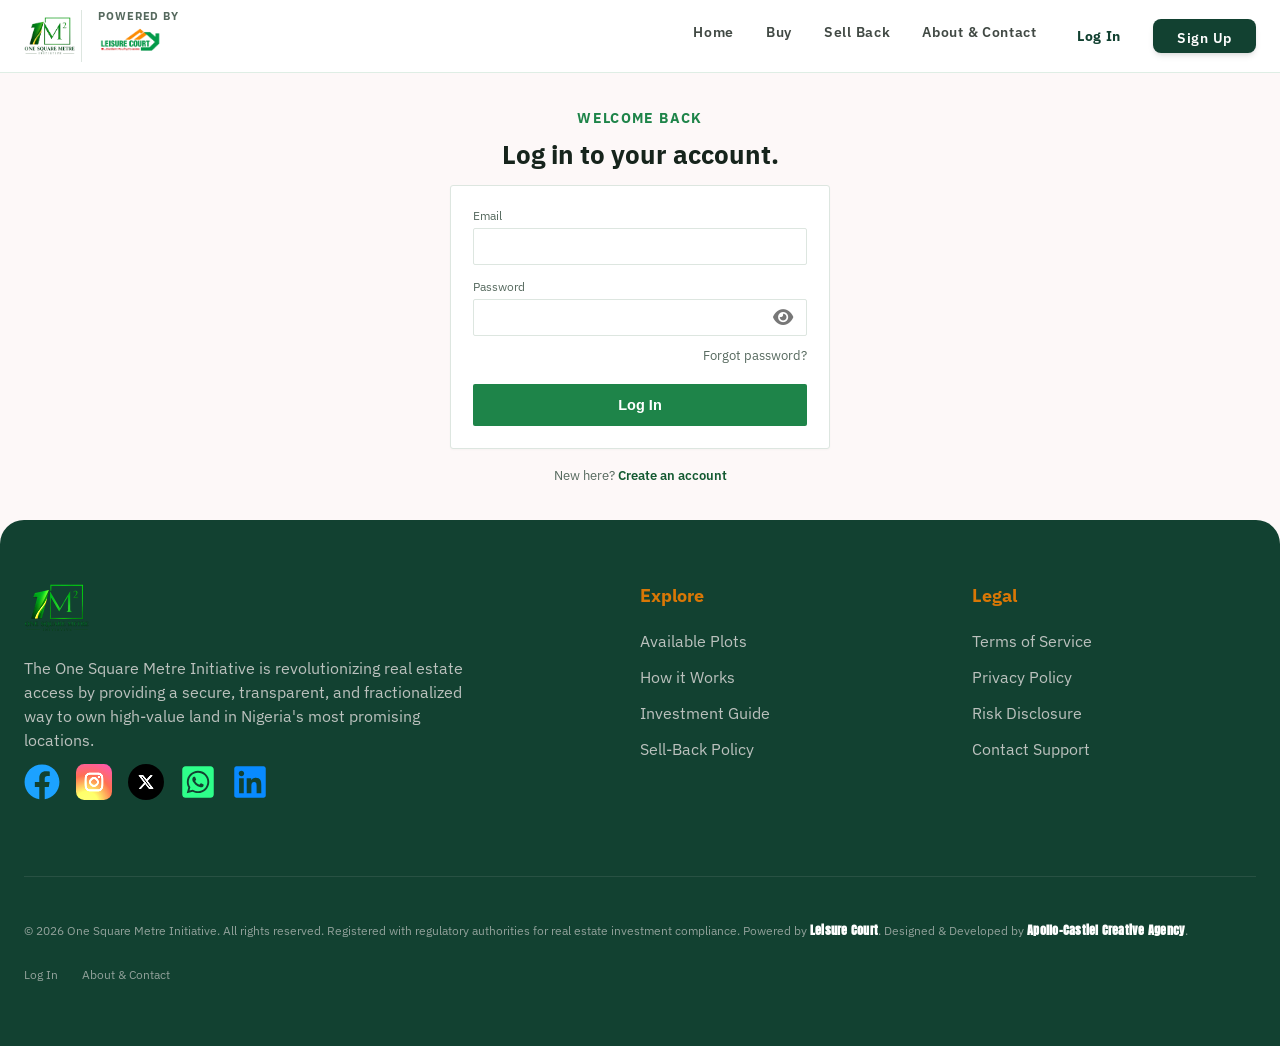
<file: sell.html>
<!doctype html>
<html lang="en">
  <head>
    <meta charset="UTF-8" />
    <meta name="viewport" content="width=device-width, initial-scale=1.0" />
    <title>Sell Back Sqm — One Square Metre Initiative</title>
    <link rel="icon" href="assets/osmi-logo.png" />
    <link rel="preconnect" href="https://fonts.googleapis.com" />
    <link href="https://fonts.googleapis.com/css2?family=IBM+Plex+Mono:wght@400;500;600&family=IBM+Plex+Sans:wght@400;500;600;700&family=Anton&display=swap"
      rel="stylesheet"/>
    <link rel="stylesheet" href="css/site.css" />
    <link rel="stylesheet" href="css/landing.css" />
  </head>
  <body class="page-landing">
    <header class="site-header">
      <div class="nav-inner">
        <div style="display: flex; align-items: center">
          <a class="brand" href="index.html">
            <img src="assets/osmi-logo.png" alt="One Square Metre Initiative" />
          </a>
          <div class="powered-by">
            <div>
              <div class="pb-label">Powered by</div>
              <div class="pb-brand">
                <img src="assets/leisure-court-logo.png" alt="Leisure Court" />
              </div>
            </div>
          </div>
        </div>
        <button class="nav-toggle" id="navToggle" aria-label="Toggle menu">
          ☰
        </button>
        <nav class="nav-links" id="navLinks">
          <a href="index.html">Home</a>
          <a href="buy.html">Buy</a>
          <a href="sell.html" class="active">Sell Back</a>
          <a href="about.html">About &amp; Contact</a>
          <a href="login.html" class="auth-logged-out" data-show="inline-block"
            >Log In</a
          >
          <a
            href="signup.html"
            class="auth-logged-out nav-cta"
            data-show="inline-block"
            >Sign Up</a
          >
          <div
            class="nav-account auth-logged-in"
            id="navAccount"
            data-show="inline-block"
          >
            <button
              type="button"
              class="nav-account-trigger"
              id="navAccountTrigger"
            >
              <span class="auth-buyer-name">Account</span>
              <span class="caret">▾</span>
            </button>
            <div class="nav-account-menu" id="navAccountMenu">
              <a href="dashboard.html">My Plots</a>
              <a href="profile.html">Profile</a>
              <a href="#" id="navLogoutBtn">Log Out</a>
            </div>
          </div>
        </nav>
      </div>
    </header>

    <main class="section-tight">
      <div class="container" style="max-width: 520px">
        <div class="section-label">Sell back</div>
        <h2 class="section-title">Sell back sqm</h2>
        <p
          style="
            color: var(--ink-dim);
            font-size: 14px;
            margin-top: -6px;
            margin-bottom: 20px;
          "
        >
          We'll pay out at today's rate per sqm, not what you originally paid.
          Our staff will process the transfer to the account below.
        </p>

        <div class="panel">
          <div class="section-sublabel">Selling as</div>
          <div
            id="buyerIdentity"
            style="
              font-family: &quot;IBM Plex Sans&quot;, sans-serif;
              font-size: 13.5px;
              color: var(--ink);
              margin-top: 6px;
            "
          >
            Loading…
          </div>
        </div>

        <div id="verifyBanner"></div>
        <div id="nokBanner"></div>

        <div class="panel">
          <label for="plotSelect">Plot</label>
          <select id="plotSelect">
            <option value="">Loading your plots…</option>
          </select>
          <div class="hint" id="ownedHint"></div>

          <label for="sqmInput">Sqm to sell back</label>
          <input id="sqmInput" type="number" min="1" />

          <hr class="section-divider" />
          <div class="section-sublabel">Payout bank details</div>

          <label for="bankName">Bank name</label>
          <input id="bankName" type="text" />

          <label for="accountNumber">Account number</label>
          <input id="accountNumber" type="number" min="1" />

          <label for="accountName">Account name</label>
          <input id="accountName" type="text" />

          <button id="submitBtn" class="btn-block" type="button">
            Submit sell-back request
          </button>
          <div class="hint">
            This doesn't move any money automatically — our staff review every
            request and send the payout to the account above.
          </div>
          <div class="status" id="statusBox"></div>
        </div>
      </div>
    </main>

    <footer class="site-footer">
      <div class="footer-inner">
        <div class="lp-footer-grid">
          <div class="lp-footer-brand">
            <img
              src="assets/landing/logo-mark.png"
              alt="One Square Metre Initiative"
            />
            <p>
              The One Square Metre Initiative is revolutionizing real estate
              access by providing a secure, transparent, and fractionalized way
              to own high-value land in Nigeria's most promising locations.
            </p>
            <div class="lp-social">
              <a
                href="https://www.facebook.com/Leisurecourtestateltd"
                target="_blank"
                rel="noopener"
                aria-label="Facebook"
              >
                <img
                  src="assets/landing/icon-fb.svg"
                  alt=""
                  width="36"
                  height="36"
                />
              </a>
              <a
                href="https://www.instagram.com/leisure_court?igsh=MXQ2bms3dzcxYnVwYQ=="
                target="_blank"
                rel="noopener"
                aria-label="Instagram"
              >
                <img
                  src="assets/landing/icon-ig.svg"
                  alt=""
                  width="36"
                  height="36"
                />
              </a>
              <a
                href="https://x.com/leisurecourtt?s=11"
                target="_blank"
                rel="noopener"
                aria-label="X (Twitter)"
              >
                <img
                  src="assets/landing/icon-x.svg"
                  alt=""
                  width="36"
                  height="36"
                />
              </a>
              <a
                href="https://wa.me/2348171420000"
                target="_blank"
                rel="noopener"
                aria-label="WhatsApp"
              >
                <img
                  src="assets/landing/icon-wa.svg"
                  alt=""
                  width="36"
                  height="36"
                />
              </a>
              <!-- TODO: paste the LinkedIn page URL into this href when ready -->
              <a href="#" aria-label="LinkedIn">
                <img
                  src="assets/landing/icon-li.svg"
                  alt=""
                  width="36"
                  height="36"
                />
              </a>
            </div>
          </div>
          <div class="lp-footer-col">
            <h4>Explore</h4>
            <a href="buy.html">Available Plots</a>
            <a href="#process">How it Works</a>
            <a href="about.html">Investment Guide</a>
            <a href="sell.html">Sell-Back Policy</a>
          </div>
          <div class="lp-footer-col">
            <h4>Legal</h4>
            <a href="about.html">Terms of Service</a>
            <a href="about.html">Privacy Policy</a>
            <a href="about.html">Risk Disclosure</a>
            <a href="about.html">Contact Support</a>
          </div>
        </div>
        <div class="lp-footer-bottom">
          <p>
            © 2026 One Square Metre Initiative. All rights reserved. Registered
            with regulatory authorities for real estate investment compliance.
            Powered by <strong class="font-anton">Leisure Court</strong>.
            Designed &amp; Developed by
            <strong class="font-anton">Apollo-Castiel Creative Agency</strong>.
          </p>
          <div class="lp-footer-bottom-links">
            <a href="login.html" class="auth-logged-out" data-show="inline-block">Log In</a>
            <a href="dashboard.html" class="auth-logged-in" data-show="inline-block">My Plots</a>
            <a href="about.html">About &amp; Contact</a>
          </div>
        </div>
      </div>
    </footer>

    <script src="js/site-config.js"></script>
    <script src="js/site-api.js"></script>
    <script src="js/site-nav.js"></script>
    <script src="js/site-auth.js"></script>
    <script>
      (function () {
        OsmiAuth.requireLogin();

        const el = (id) => document.getElementById(id);
        const buyer = OsmiAuth.getBuyer();

        if (buyer) {
          el("buyerIdentity").textContent = buyer.name + " — " + buyer.email;
        }
        OsmiAuth.renderVerificationBanner("verifyBanner");
        OsmiAuth.renderNextOfKinBanner("nokBanner");

        function showStatus(kind, text) {
          const box = el("statusBox");
          box.className = "status show " + kind;
          box.textContent = text;
        }
        function clearStatus() {
          const box = el("statusBox");
          box.className = "status";
          box.textContent = "";
        }
        function formatNaira(n) {
          return "₦" + Number(n).toLocaleString("en-NG");
        }

        let myPlots = [];

        function selectedPlot() {
          const plotId = el("plotSelect").value;
          return myPlots.find((p) => String(p.plotId) === plotId);
        }

        function updateOwnedHint() {
          const plot = selectedPlot();
          const hint = el("ownedHint");
          if (plot) {
            hint.textContent = "You own " + plot.mySqm + " sqm on this plot.";
            el("sqmInput").max = plot.mySqm;
          } else {
            hint.textContent = "";
          }
        }

        function wait(ms) {
          return new Promise((resolve) => setTimeout(resolve, ms));
        }

        async function loadMyPlotOptions() {
          const select = el("plotSelect");
          const attempts = 3;
          let result = null;

          for (let i = 0; i < attempts; i++) {
            try {
              result = await OsmiApi.getMyPlots(OsmiAuth.getToken());
              if (result && result.success) break;
            } catch (err) {
              result = null;
            }
            if (i < attempts - 1) await wait(1200 * (i + 1));
          }

          select.innerHTML = "";
          if (!result || !result.success) {
            select.innerHTML =
              '<option value="">Could not load your plots — please refresh the page</option>';
            return;
          }
          myPlots = result.plots || [];
          if (myPlots.length === 0) {
            select.innerHTML =
              '<option value="">You don\u2019t own any sqm yet</option>';
            showStatus(
              "pending",
              "You don\u2019t own any sqm yet, so there\u2019s nothing to sell back. Head to Buy to get started.",
            );
            el("submitBtn").disabled = true;
            return;
          }
          myPlots.forEach((p) => {
            const opt = document.createElement("option");
            opt.value = p.plotId;
            opt.textContent = p.plotName + " (" + p.mySqm + " sqm owned)";
            select.appendChild(opt);
          });
          updateOwnedHint();
        }

        loadMyPlotOptions();

        el("plotSelect").addEventListener("change", updateOwnedHint);

        el("submitBtn").addEventListener("click", async () => {
          clearStatus();
          const plot = selectedPlot();
          const sqmToSellBack = Number(el("sqmInput").value);
          const bankName = el("bankName").value.trim();
          const accountNumber = el("accountNumber").value.trim();
          const accountName = el("accountName").value.trim();

          if (!plot || !bankName || !accountNumber || !accountName) {
            showStatus("error", "Please fill in all fields.");
            return;
          }
          if (!sqmToSellBack || sqmToSellBack <= 0) {
            showStatus("error", "Enter a valid sqm amount.");
            return;
          }
          if (sqmToSellBack > plot.mySqm) {
            showStatus(
              "error",
              "You only own " + plot.mySqm + " sqm on this plot.",
            );
            return;
          }

          el("submitBtn").disabled = true;
          showStatus("pending", "Submitting your request…");

          try {
            const result = await OsmiApi.submitSellback({
              token: OsmiAuth.getToken(),
              plotName: plot.plotName,
              sqmToSellBack,
              bankName,
              accountNumber,
              accountName,
            });
            el("submitBtn").disabled = false;
            if (result && result.success) {
              showStatus(
                "ok",
                "Request recorded (reference " +
                  result.buybackId +
                  "). At today\u2019s rate, that\u2019s worth " +
                  formatNaira(result.totalPayout) +
                  ". Check your email for confirmation \u2014 our staff will process your payout shortly.",
              );
            } else {
              showStatus(
                "error",
                result && result.reason
                  ? result.reason
                  : (result && result.message) ||
                      "We could not process this request. Please check the details and try again.",
              );
            }
          } catch (err) {
            el("submitBtn").disabled = false;
            showStatus("error", "Something went wrong. Please try again.");
          }
        });
      })();
    </script>
  </body>
</html>
</file>
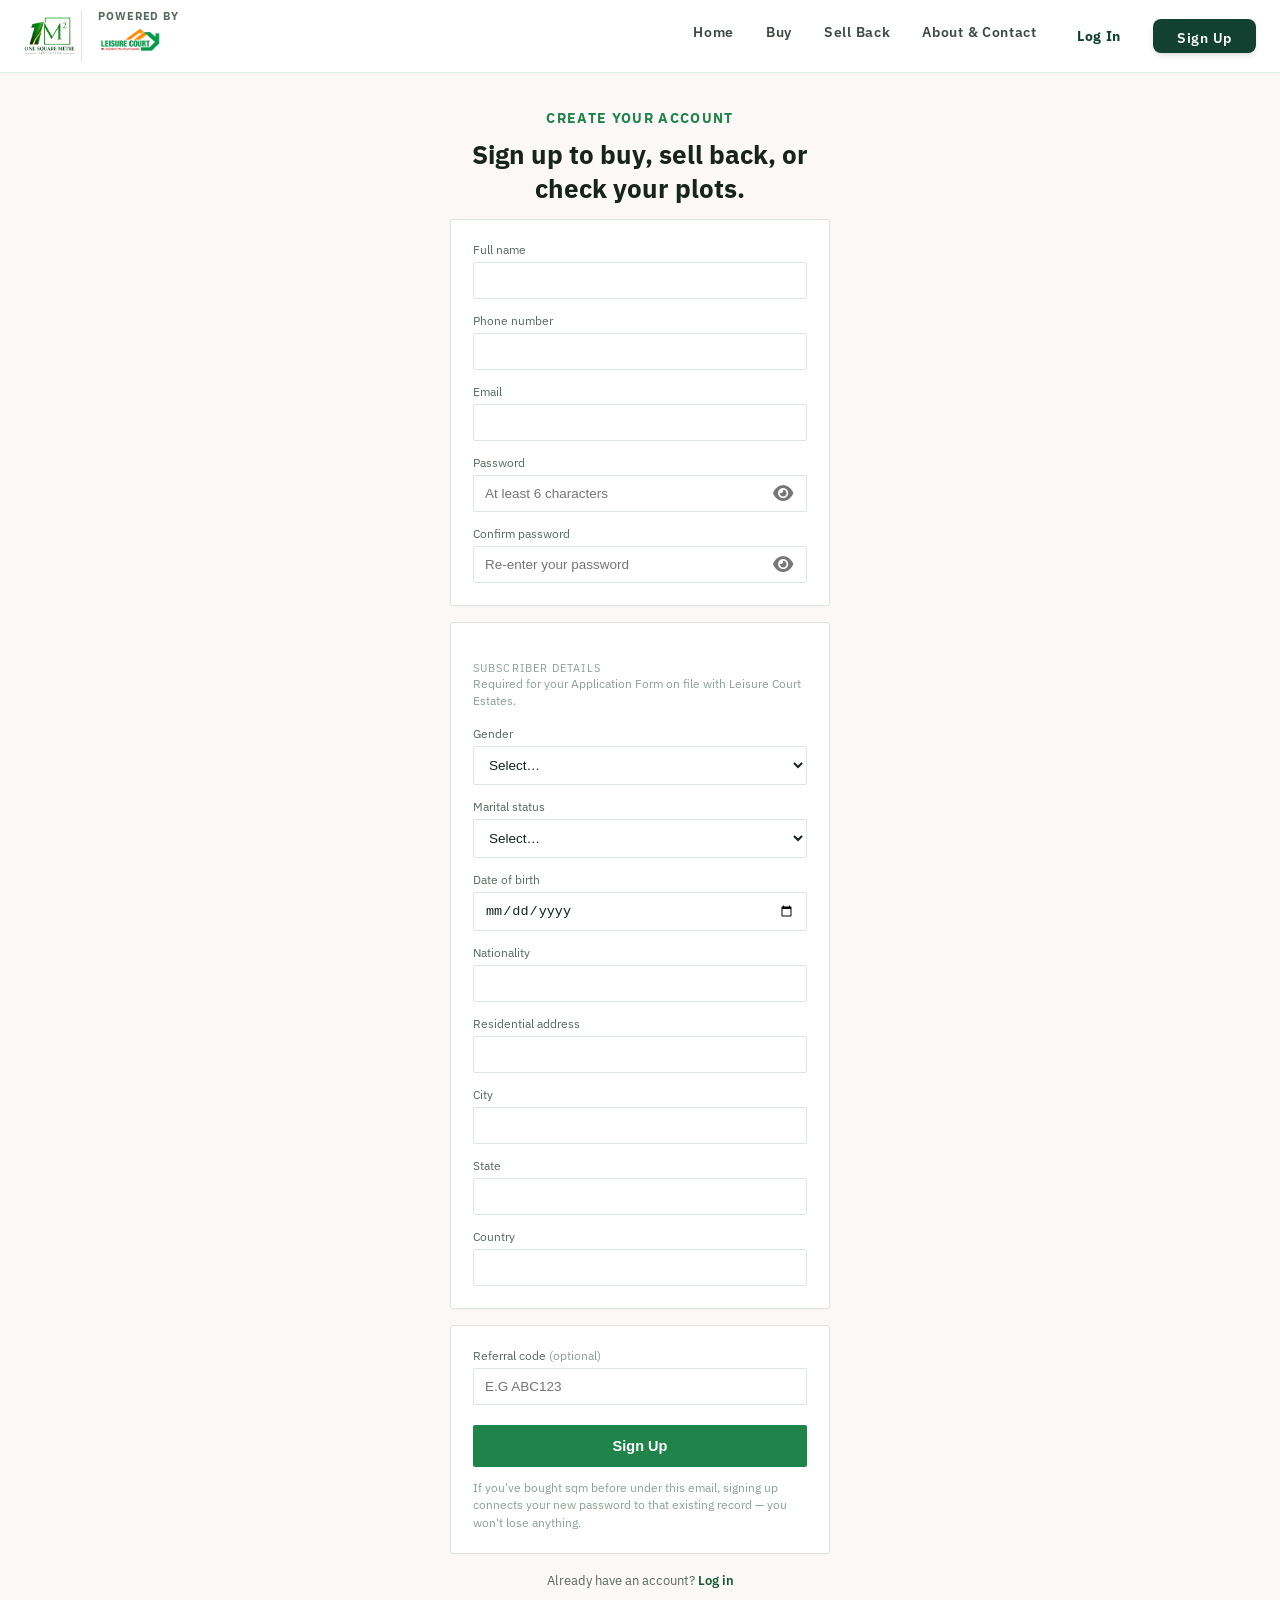
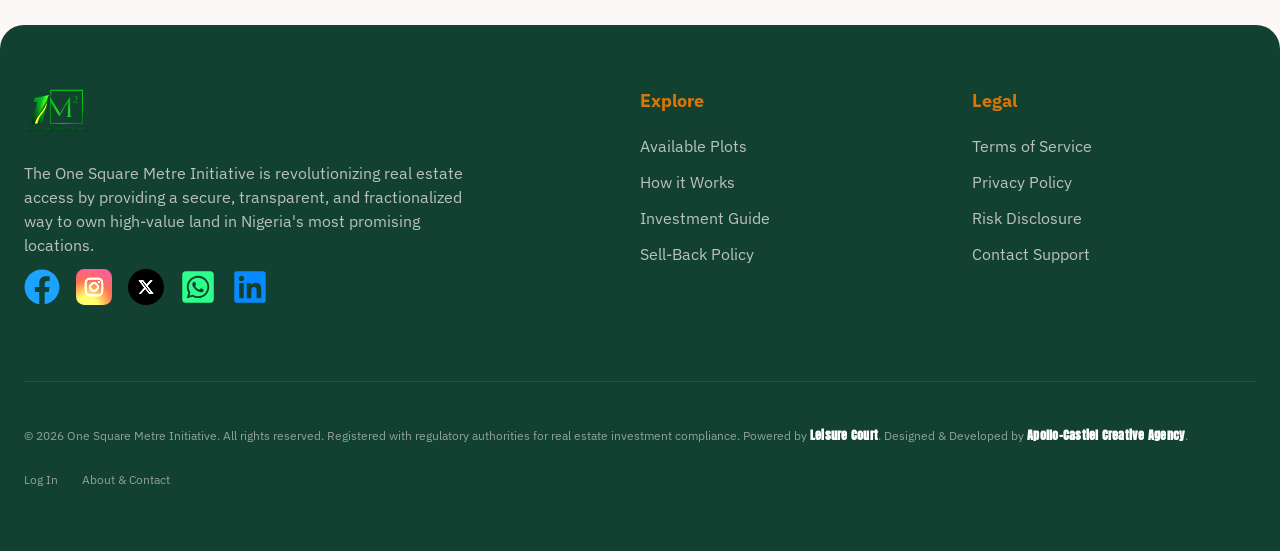
<file: signup.html>
<!DOCTYPE html>
<html lang="en">
<head>
<meta charset="UTF-8" />
<meta name="viewport" content="width=device-width, initial-scale=1.0" />
<title>Sign Up — One Square Metre Initiative</title>
<link rel="icon" href="assets/osmi-logo.png" />
<link rel="preconnect" href="https://fonts.googleapis.com">
<link href="https://fonts.googleapis.com/css2?family=IBM+Plex+Mono:wght@400;500;600&family=IBM+Plex+Sans:wght@400;500;600;700&family=Anton&display=swap" rel="stylesheet">
<link rel="stylesheet" href="https://cdnjs.cloudflare.com/ajax/libs/font-awesome/6.7.2/css/all.min.css">
<link rel="stylesheet" href="css/site.css" />
<link rel="stylesheet" href="css/landing.css" />
</head>
<body class="page-landing">

<header class="site-header">
  <div class="nav-inner">
    <div style="display:flex;align-items:center;">
      <a class="brand" href="index.html">
        <img src="assets/osmi-logo.png" alt="One Square Metre Initiative" />
      </a>
      <div class="powered-by">
        <div>
          <div class="pb-label">Powered by</div>
          <div class="pb-brand">
            <img src="assets/leisure-court-logo.png" alt="Leisure Court" />
          </div>
        </div>
      </div>
    </div>
    <button class="nav-toggle" id="navToggle" aria-label="Toggle menu">☰</button>
    <nav class="nav-links" id="navLinks">
      <a href="index.html">Home</a>
      <a href="buy.html">Buy</a>
      <a href="sell.html">Sell Back</a>
      <a href="about.html">About &amp; Contact</a>
      <a href="login.html" class="auth-logged-out" data-show="inline-block">Log In</a>
      <a href="signup.html" class="auth-logged-out nav-cta active" data-show="inline-block">Sign Up</a>
      <div class="nav-account auth-logged-in" id="navAccount" data-show="inline-block">
        <button type="button" class="nav-account-trigger" id="navAccountTrigger">
          <span class="auth-buyer-name">Account</span> <span class="caret">▾</span>
        </button>
        <div class="nav-account-menu" id="navAccountMenu">
          <a href="dashboard.html">My Plots</a>
          <a href="profile.html">Profile</a>
          <a href="#" id="navLogoutBtn">Log Out</a>
        </div>
      </div>
    </nav>
  </div>
</header>

<main class="section-tight">
  <div class="container auth-shell">
    <div class="section-label" style="text-align:center;">Create your account</div>
    <h2 class="section-title" style="text-align:center;">Sign up to buy, sell back, or check your plots.</h2>

    <div class="panel">
      <label for="name">Full name</label>
      <input id="name" type="text" autocomplete="name" />

      <label for="phone">Phone number</label>
      <input id="phone" type="tel" autocomplete="tel" />

      <label for="email">Email</label>
      <input id="email" type="email" autocomplete="email" />

      <label for="password">Password</label>
      <div class="password-field">
        <input id="password" type="password" placeholder="At least 6 characters" autocomplete="new-password" /> 
        <button type="button" class="toggle-password"><i class="fa-solid fa-eye"></i></button>
      </div>

      <label for="confirmPassword">Confirm password</label>
      <div class="password-field">
        <input id="confirmPassword" type="password" placeholder="Re-enter your password" autocomplete="new-password" /> 
        <button type="button" class="toggle-password"><i class="fa-solid fa-eye"></i></button>
      </div>
    </div>

    <div class="panel" style="margin-top:16px;">
      <div class="section-sublabel">Subscriber details</div>
      <div class="hint" style="margin-top:0; margin-bottom:16px;">Required for your Application Form on file with Leisure Court Estates.</div>

      <label for="gender">Gender</label>
      <select id="gender">
        <option value="">Select…</option>
        <option value="Male">Male</option>
        <option value="Female">Female</option>
      </select>

      <label for="maritalStatus">Marital status</label>
      <select id="maritalStatus">
        <option value="">Select…</option>
        <option value="Single">Single</option>
        <option value="Married">Married</option>
        <option value="Divorced">Divorced</option>
        <option value="Widowed">Widowed</option>
      </select>

      <label for="dateOfBirth">Date of birth</label>
      <input id="dateOfBirth" type="date" />

      <label for="nationality">Nationality</label>
      <input id="nationality" type="text" />

      <label for="residentialAddress">Residential address</label>
      <input id="residentialAddress" type="text" />

      <label for="city">City</label>
      <input id="city" type="text" />

      <label for="state">State</label>
      <input id="state" type="text" />

      <label for="country">Country</label>
      <input id="country" type="text" />
    </div>

    <div class="panel" style="margin-top:16px;">
      <label for="referralCode">Referral code <span id="referralCodeHint" style="font-weight:400; color:var(--ink-faint);">(optional)</span></label>
      <input id="referralCode" type="text" placeholder="E.g ABC123" style="text-transform:uppercase;" />

      <button class="btn-block" id="signupBtn" type="button">Sign Up</button>
      <div class="hint">If you've bought sqm before under this email, signing up connects your new password to that existing record — you won't lose anything.</div>
      <div class="status" id="statusBox"></div>
    </div>

    <div class="auth-switch">Already have an account? <a href="login.html">Log in</a></div>
  </div>
</main>

<footer class="site-footer">
      <div class="footer-inner">
        <div class="lp-footer-grid">
          <div class="lp-footer-brand">
            <img
              src="assets/landing/logo-mark.png"
              alt="One Square Metre Initiative"
            />
            <p>
              The One Square Metre Initiative is revolutionizing real estate
              access by providing a secure, transparent, and fractionalized way
              to own high-value land in Nigeria's most promising locations.
            </p>
            <div class="lp-social">
              <a
                href="https://www.facebook.com/Leisurecourtestateltd"
                target="_blank"
                rel="noopener"
                aria-label="Facebook"
              >
                <img
                  src="assets/landing/icon-fb.svg"
                  alt=""
                  width="36"
                  height="36"
                />
              </a>
              <a
                href="https://www.instagram.com/leisure_court?igsh=MXQ2bms3dzcxYnVwYQ=="
                target="_blank"
                rel="noopener"
                aria-label="Instagram"
              >
                <img
                  src="assets/landing/icon-ig.svg"
                  alt=""
                  width="36"
                  height="36"
                />
              </a>
              <a
                href="https://x.com/leisurecourtt?s=11"
                target="_blank"
                rel="noopener"
                aria-label="X (Twitter)"
              >
                <img
                  src="assets/landing/icon-x.svg"
                  alt=""
                  width="36"
                  height="36"
                />
              </a>
              <a
                href="https://wa.me/2348171420000"
                target="_blank"
                rel="noopener"
                aria-label="WhatsApp"
              >
                <img
                  src="assets/landing/icon-wa.svg"
                  alt=""
                  width="36"
                  height="36"
                />
              </a>
              <!-- TODO: paste the LinkedIn page URL into this href when ready -->
              <a href="#" aria-label="LinkedIn">
                <img
                  src="assets/landing/icon-li.svg"
                  alt=""
                  width="36"
                  height="36"
                />
              </a>
            </div>
          </div>
          <div class="lp-footer-col">
            <h4>Explore</h4>
            <a href="buy.html">Available Plots</a>
            <a href="#process">How it Works</a>
            <a href="about.html">Investment Guide</a>
            <a href="sell.html">Sell-Back Policy</a>
          </div>
          <div class="lp-footer-col">
            <h4>Legal</h4>
            <a href="about.html">Terms of Service</a>
            <a href="about.html">Privacy Policy</a>
            <a href="about.html">Risk Disclosure</a>
            <a href="about.html">Contact Support</a>
          </div>
        </div>
        <div class="lp-footer-bottom">
          <p>
            © 2026 One Square Metre Initiative. All rights reserved. Registered
            with regulatory authorities for real estate investment compliance.
            Powered by <strong class="font-anton">Leisure Court</strong>.
            Designed &amp; Developed by
            <strong class="font-anton">Apollo-Castiel Creative Agency</strong>.
          </p>
          <div class="lp-footer-bottom-links">
            <a href="login.html" class="auth-logged-out" data-show="inline-block">Log In</a>
            <a href="dashboard.html" class="auth-logged-in" data-show="inline-block">My Plots</a>
            <a href="about.html">About &amp; Contact</a>
          </div>
        </div>
      </div>
    </footer>

<script src="js/site-nav.js"></script>
<script src="js/site-config.js"></script>
<script src="js/site-api.js"></script>
<script src="js/site-auth.js"></script>
<script>
(function(){
  const el = (id) => document.getElementById(id);

  function showStatus(kind, text){
    const box = el('statusBox');
    box.className = 'status show ' + kind;
    box.textContent = text;
  }

  // If already logged in, no reason to be here.
  if (OsmiAuth.isLoggedIn()){
    window.location.href = 'dashboard.html';
  }

  // Prefill the referral code from a shared link like signup.html?ref=ABC123.
  const prefilledRef = new URLSearchParams(window.location.search).get('ref');
  if (prefilledRef){
    const refInput = el('referralCode');
    refInput.value = prefilledRef.toUpperCase();
    refInput.readOnly = true;
    refInput.style.background = 'var(--bg-soft)';
    refInput.style.color = 'var(--green-dark)';
    refInput.style.fontWeight = '600';
    refInput.style.cursor = 'default';
    el('referralCodeHint').textContent = '(applied ✓)';
    el('referralCodeHint').style.color = 'var(--ok)';
  }

  el('signupBtn').addEventListener('click', async () => {
    const name = el('name').value.trim();
    const phone = el('phone').value.trim();
    const email = el('email').value.trim();
    const password = el('password').value;
    const confirmPassword = el('confirmPassword').value;
    const referralCode = el('referralCode').value.trim();

    const gender = el('gender').value;
    const maritalStatus = el('maritalStatus').value;
    const dateOfBirth = el('dateOfBirth').value;
    const nationality = el('nationality').value.trim();
    const residentialAddress = el('residentialAddress').value.trim();
    const city = el('city').value.trim();
    const state = el('state').value.trim();
    const country = el('country').value.trim();

    if (!name || !phone || !email || !password || !confirmPassword){
      showStatus('error', 'Please fill in all fields.');
      return;
    }
    if (!gender || !maritalStatus || !dateOfBirth || !nationality || !residentialAddress || !city || !state || !country){
      showStatus('error', 'Please fill in all subscriber detail fields.');
      return;
    }
    if (password.length < 6){
      showStatus('error', 'Password must be at least 6 characters.');
      return;
    }
    if (password !== confirmPassword){
      showStatus('error', 'Passwords do not match.');
      return;
    }

    el('signupBtn').disabled = true;
    showStatus('pending', 'Creating your account…');

    try{
      const result = await OsmiApi.signUp({
        name, phone, email, password, referralCode,
        gender, maritalStatus, dateOfBirth, nationality, residentialAddress, city, state, country
      });
      if (result.success){
        OsmiAuth.setSession(result.token, result.buyer);
        showStatus('ok', 'Account created! Check your email to verify it. Redirecting…');
        const params = new URLSearchParams(window.location.search);
        const next = params.get('next') || 'dashboard.html';
        setTimeout(() => { window.location.href = next; }, 600);
      } else {
        el('signupBtn').disabled = false;
        showStatus('error', result.message || 'Could not create your account. Please try again.');
      }
    } catch (err){
      el('signupBtn').disabled = false;
      showStatus('error', 'This is taking longer than expected. Your account may already have been created — try logging in with the email and password you just entered before signing up again.');
    }
  });
})();
</script>
</body>
</html>
</file>
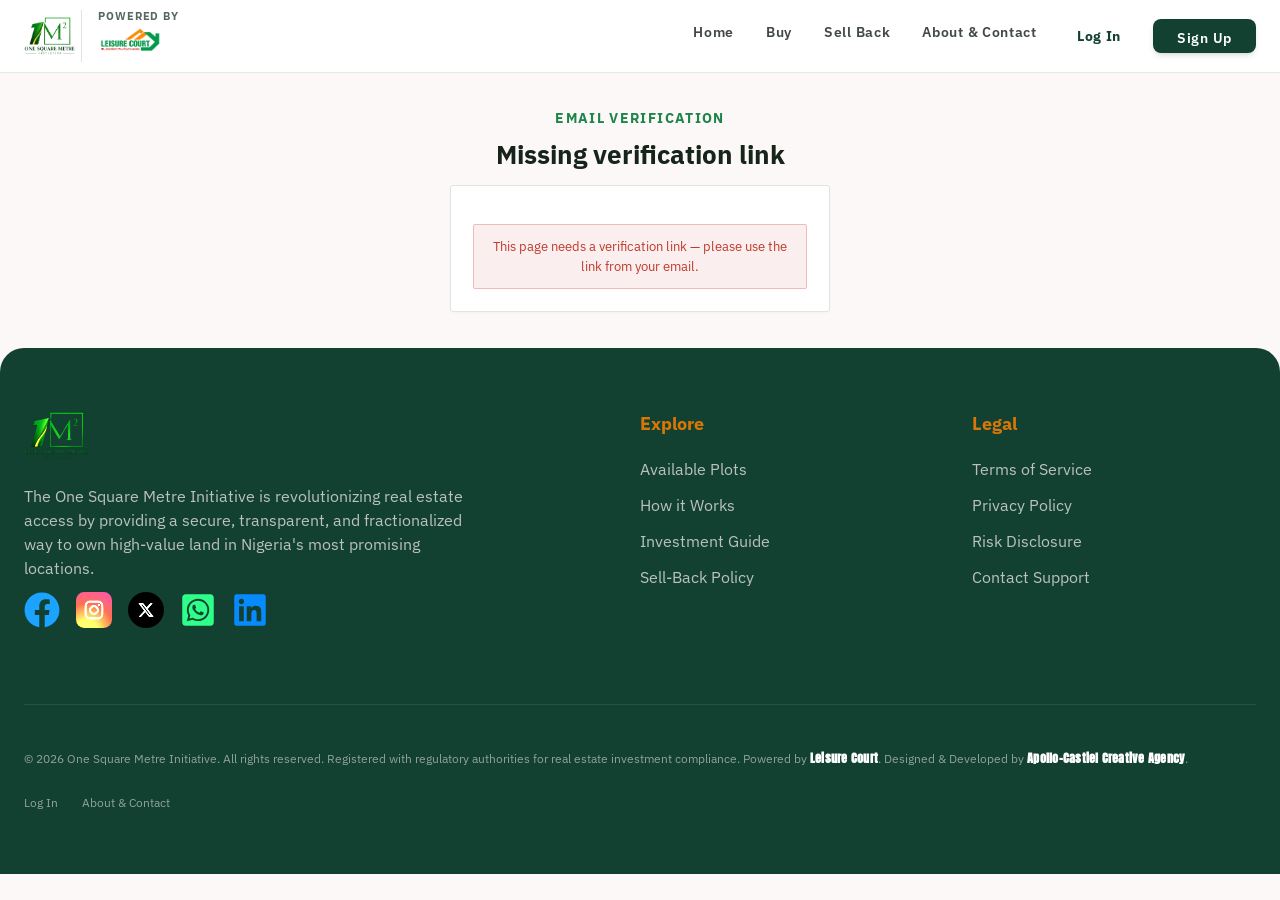
<file: verify.html>
<!DOCTYPE html>
<html lang="en">
<head>
<meta charset="UTF-8" />
<meta name="viewport" content="width=device-width, initial-scale=1.0" />
<title>Verify Email — One Square Metre Initiative</title>
<link rel="icon" href="assets/osmi-logo.png" />
<link rel="preconnect" href="https://fonts.googleapis.com">
<link href="https://fonts.googleapis.com/css2?family=IBM+Plex+Mono:wght@400;500;600&family=IBM+Plex+Sans:wght@400;500;600;700&family=Anton&display=swap" rel="stylesheet">
<link rel="stylesheet" href="css/site.css" />
<link rel="stylesheet" href="css/landing.css" />
</head>
<body class="page-landing">

<header class="site-header">
  <div class="nav-inner">
    <div style="display:flex;align-items:center;">
      <a class="brand" href="index.html">
        <img src="assets/osmi-logo.png" alt="One Square Metre Initiative" />
      </a>
      <div class="powered-by">
        <div>
          <div class="pb-label">Powered by</div>
          <div class="pb-brand">
            <img src="assets/leisure-court-logo.png" alt="Leisure Court" />
          </div>
        </div>
      </div>
    </div>
    <button class="nav-toggle" id="navToggle" aria-label="Toggle menu">☰</button>
    <nav class="nav-links" id="navLinks">
      <a href="index.html">Home</a>
      <a href="buy.html">Buy</a>
      <a href="sell.html">Sell Back</a>
      <a href="about.html">About &amp; Contact</a>
      <a href="login.html" class="auth-logged-out" data-show="inline-block">Log In</a>
      <a href="signup.html" class="auth-logged-out nav-cta" data-show="inline-block">Sign Up</a>
      <div class="nav-account auth-logged-in" id="navAccount" data-show="inline-block">
        <button type="button" class="nav-account-trigger" id="navAccountTrigger">
          <span class="auth-buyer-name">Account</span> <span class="caret">▾</span>
        </button>
        <div class="nav-account-menu" id="navAccountMenu">
          <a href="dashboard.html">My Plots</a>
          <a href="profile.html">Profile</a>
          <a href="#" id="navLogoutBtn">Log Out</a>
        </div>
      </div>
    </nav>
  </div>
</header>

<main class="section-tight">
  <div class="container auth-shell">
    <div class="section-label" style="text-align:center;">Email verification</div>
    <h2 class="section-title" style="text-align:center;" id="pageTitle">Verifying your email…</h2>

    <div class="panel" style="text-align:center;">
      <div class="status show pending" id="statusBox">Checking your link…</div>
      <a href="dashboard.html" class="btn btn-primary" id="continueBtn" style="margin-top:16px; display:none;">Go to My Plots</a>
    </div>
  </div>
</main>

<footer class="site-footer">
      <div class="footer-inner">
        <div class="lp-footer-grid">
          <div class="lp-footer-brand">
            <img
              src="assets/landing/logo-mark.png"
              alt="One Square Metre Initiative"
            />
            <p>
              The One Square Metre Initiative is revolutionizing real estate
              access by providing a secure, transparent, and fractionalized way
              to own high-value land in Nigeria's most promising locations.
            </p>
            <div class="lp-social">
              <a
                href="https://www.facebook.com/Leisurecourtestateltd"
                target="_blank"
                rel="noopener"
                aria-label="Facebook"
              >
                <img
                  src="assets/landing/icon-fb.svg"
                  alt=""
                  width="36"
                  height="36"
                />
              </a>
              <a
                href="https://www.instagram.com/leisure_court?igsh=MXQ2bms3dzcxYnVwYQ=="
                target="_blank"
                rel="noopener"
                aria-label="Instagram"
              >
                <img
                  src="assets/landing/icon-ig.svg"
                  alt=""
                  width="36"
                  height="36"
                />
              </a>
              <a
                href="https://x.com/leisurecourtt?s=11"
                target="_blank"
                rel="noopener"
                aria-label="X (Twitter)"
              >
                <img
                  src="assets/landing/icon-x.svg"
                  alt=""
                  width="36"
                  height="36"
                />
              </a>
              <a
                href="https://wa.me/2348171420000"
                target="_blank"
                rel="noopener"
                aria-label="WhatsApp"
              >
                <img
                  src="assets/landing/icon-wa.svg"
                  alt=""
                  width="36"
                  height="36"
                />
              </a>
              <!-- TODO: paste the LinkedIn page URL into this href when ready -->
              <a href="#" aria-label="LinkedIn">
                <img
                  src="assets/landing/icon-li.svg"
                  alt=""
                  width="36"
                  height="36"
                />
              </a>
            </div>
          </div>
          <div class="lp-footer-col">
            <h4>Explore</h4>
            <a href="buy.html">Available Plots</a>
            <a href="#process">How it Works</a>
            <a href="about.html">Investment Guide</a>
            <a href="sell.html">Sell-Back Policy</a>
          </div>
          <div class="lp-footer-col">
            <h4>Legal</h4>
            <a href="about.html">Terms of Service</a>
            <a href="about.html">Privacy Policy</a>
            <a href="about.html">Risk Disclosure</a>
            <a href="about.html">Contact Support</a>
          </div>
        </div>
        <div class="lp-footer-bottom">
          <p>
            © 2026 One Square Metre Initiative. All rights reserved. Registered
            with regulatory authorities for real estate investment compliance.
            Powered by <strong class="font-anton">Leisure Court</strong>.
            Designed &amp; Developed by
            <strong class="font-anton">Apollo-Castiel Creative Agency</strong>.
          </p>
          <div class="lp-footer-bottom-links">
            <a href="login.html" class="auth-logged-out" data-show="inline-block">Log In</a>
            <a href="dashboard.html" class="auth-logged-in" data-show="inline-block">My Plots</a>
            <a href="about.html">About &amp; Contact</a>
          </div>
        </div>
      </div>
    </footer>

<script src="js/site-nav.js"></script>
<script src="js/site-config.js"></script>
<script src="js/site-api.js"></script>
<script src="js/site-auth.js"></script>
<script>
(function(){
  const el = (id) => document.getElementById(id);

  function showStatus(kind, text){
    const box = el('statusBox');
    box.className = 'status show ' + kind;
    box.textContent = text;
  }

  async function run(){
    const params = new URLSearchParams(window.location.search);
    const token = params.get('token');
    if (!token){
      el('pageTitle').textContent = 'Missing verification link';
      showStatus('error', 'This page needs a verification link — please use the link from your email.');
      return;
    }

    try{
      const result = await OsmiApi.verifyEmail(token);
      if (result.success){
        el('pageTitle').textContent = 'Email verified!';
        showStatus('ok', result.message || 'Your email is verified.');
        // Refresh the cached buyer so the "verified" state shows immediately if already logged in here.
        if (OsmiAuth.isLoggedIn()){
          await OsmiAuth.refreshBuyer();
        }
        el('continueBtn').style.display = 'inline-flex';
      } else {
        el('pageTitle').textContent = 'Could not verify';
        showStatus('error', result.message || 'This link is invalid or has already been used.');
      }
    } catch (err){
      el('pageTitle').textContent = 'Still checking…';
      showStatus('pending', 'This is taking longer than expected, but your email is very likely already verified — continue to your dashboard to check, or try this link again in a moment.');
      el('continueBtn').style.display = 'inline-flex';
    }
  }

  run();
})();
</script>
</body>
</html>
</file>
<file: css/site.css>
/* ============================================================
   ONE SQUARE METRE INITIATIVE — SHARED SITE STYLES
   White canvas, green + gold identity (from the 1M² mark), a touch
   of orange. Same fine grid-paper background as before, recolored
   for a light theme instead of the old navy/brass blueprint.
   ============================================================ */

:root{
  --bg:#ffffff;
  --bg-soft:#f4faf6;
  --bg-panel:#ffffff;
  --grid-line:rgba(30,132,73,0.06);
  --grid-line-strong:rgba(30,132,73,0.14);
  --ink:#16241c;
  --ink-dim:#56695e;
  --ink-faint:#8ba095;
  --green:#1e8449;
  --green-dark:#145a32;
  --green-pale:#e7f3ec;
  --gold:#e8b923;
  --gold-bright:#f5cd47;
  --orange:#f2941c;
  --orange-dark:#c76f00;
  --teal:#2f7a94;
  --rust:#a8503a;
  --plum:#7d5ba6;
  --panel-border:#dde6e0;
  --danger:#c0392b;
  --ok:#1e8449;
  --radius:3px;
  --maxw:1120px;
}

*{box-sizing:border-box;}
html{scroll-behavior:smooth;}
body{
  margin:0;
  background:
    repeating-linear-gradient(0deg, var(--grid-line) 0px, var(--grid-line) 1px, transparent 1px, transparent 24px),
    repeating-linear-gradient(90deg, var(--grid-line) 0px, var(--grid-line) 1px, transparent 1px, transparent 24px),
    var(--bg);
  background-attachment:fixed;
  color:var(--ink);
  font-family:'IBM Plex Sans', sans-serif;
  min-height:100vh;
}
.mono{font-family:'IBM Plex Mono', monospace;}
a{color:inherit;}
img{max-width:100%;display:block;}
::selection{background:rgba(30,132,73,0.18);}

/* Wherever the literal words "Leisure Court" appear as brand text. */
.font-anton{font-family:'Anton', sans-serif;font-weight:400;letter-spacing:0.02em;}

@media (prefers-reduced-motion: reduce){
  html{scroll-behavior:auto;}
  *{animation-duration:0.001ms !important; transition-duration:0.001ms !important;}
}

/* ---------- layout helpers ---------- */
.container{max-width:var(--maxw);margin:0 auto;padding:0 20px;}
.section{padding:64px 0;}
.section-tight{padding:36px 0;}

/* ---------- nav ---------- */
.site-header{
  position:sticky;top:0;z-index:50;
  background:rgba(255,255,255,0.92);
  backdrop-filter:blur(8px);
  border-bottom:1px solid var(--grid-line-strong);
}
.nav-inner{
  max-width:1280px;margin:0 auto;padding:0 24px;
  display:flex;align-items:center;justify-content:space-between;
  height:72px;gap:24px;
}
.brand{display:flex;align-items:center;gap:10px;text-decoration:none;flex-shrink:0;}
.brand img{height:38px;width:auto;}

.powered-by{display:flex;align-items:center;gap:8px;margin-left:6px;padding-left:16px;border-left:1px solid var(--panel-border);}
.powered-by .pb-label{font-size:10.5px;letter-spacing:0.08em;text-transform:uppercase;color:var(--ink-dim);font-weight:700;line-height:1.2;}
.powered-by .pb-brand{display:flex;align-items:center;gap:5px;}
.powered-by img{height: 40px;width:80%;}
@media (max-width:700px){ .powered-by{display:none;} }

/* Right side — Figma nav treatment, shared item labels */
.nav-links{display:flex;gap:32px;align-items:center;}
.nav-links a{
  font-size:14px;font-weight:600;letter-spacing:0.05em;
  text-decoration:none;color:#414944;
  border-bottom:2px solid transparent;padding-bottom:6px;
  transition:color .15s ease, border-color .15s ease;
}
.nav-links a:hover, .nav-links a.active{
  color:#d97706;border-bottom-color:#d97706;
}
.nav-links a.auth-logged-out:not(.nav-cta){
  margin-left:8px;
  font-weight:700;
  color:#124131;
  border-bottom:none !important;
  padding-bottom:0;
}
.nav-links a.auth-logged-out:not(.nav-cta):hover{
  color:#d97706;
  border-bottom:none !important;
}
.nav-cta{
  font-family:'IBM Plex Sans', sans-serif;font-size:14px;font-weight:700;
  letter-spacing:0.05em;
  background:#124131;color:#fff !important;
  padding:10px 24px;border-radius:8px;
  text-decoration:none;white-space:nowrap;border-bottom:none !important;
  margin-left:0;
  box-shadow:0 4px 6px -1px rgba(0,0,0,0.1), 0 2px 4px -2px rgba(0,0,0,0.1);
}
.nav-cta:hover{background:#002a1d;color:#fff !important;border-bottom:none !important;}
.nav-toggle{display:none;background:none;border:1px solid var(--panel-border);color:var(--ink);padding:7px 10px;border-radius:8px;cursor:pointer;}

.auth-logged-out, .auth-logged-in{display:none !important;}

.nav-account{position:relative;margin-left:8px;}
.nav-account-trigger{
  background:none;border:1px solid var(--panel-border);border-radius:8px;
  padding:8px 14px;font-size:14px;font-weight:600;color:#124131;cursor:pointer;
  display:flex;align-items:center;gap:6px;font-family:'IBM Plex Sans', sans-serif;
}
.nav-account-trigger:hover{border-color:#124131;}
.nav-account-trigger .caret{font-size:10px;color:var(--ink-faint);}
.nav-account-menu{
  position:absolute;top:calc(100% + 8px);right:0;background:#fff;
  border:1px solid var(--panel-border);border-radius:8px;box-shadow:0 4px 16px rgba(20,60,40,0.12);
  min-width:170px;padding:6px;display:none;z-index:60;
}
.nav-account-menu.open{display:block;}
.nav-account-menu a{display:block;padding:9px 10px;border-radius:6px;font-size:14px;font-weight:500;letter-spacing:0;color:var(--ink);text-decoration:none;border-bottom:none !important;padding-bottom:9px;}
.nav-account-menu a:hover, .nav-account-menu a.active{background:var(--bg-soft);color:#124131;border-bottom:none !important;}

@media (max-width:860px){
  .nav-account-menu{position:static;box-shadow:none;border:none;padding:0 0 0 12px;margin-top:2px;display:block !important;}
  .nav-account-trigger{width:100%;justify-content:space-between;}
}

@media (max-width:860px){
  .nav-links{
    position:absolute;top:72px;left:0;right:0;
    background:#fff;border-bottom:1px solid var(--grid-line-strong);
    flex-direction:column;align-items:flex-start;gap:0;padding:8px 20px 16px;
    display:none;
  }
  .nav-links.open{display:flex;}
  .nav-links a{width:100%;padding:12px 0;border-bottom:1px solid var(--grid-line);letter-spacing:0.02em;}
  .nav-links a.auth-logged-out:not(.nav-cta){margin-left:0;padding:12px 0;}
  .nav-account{margin-left:0;width:100%;}
  .nav-cta{margin-top:8px;text-align:center;width:100%;}
  .nav-toggle{display:block;}
}

/* ---------- footer ---------- */
.site-footer{
  border-top:1px solid var(--grid-line-strong);
  padding:36px 0;color:var(--ink-faint);font-size:12.5px;
}
.footer-inner{
  max-width:var(--maxw);margin:0 auto;padding:0 20px;
  display:flex;justify-content:space-between;align-items:center;flex-wrap:wrap;gap:12px;
}
.footer-brand{display:flex;align-items:center;gap:8px;}
.footer-brand img{height:18px;}
.footer-links{display:flex;gap:18px;}
.footer-links a{text-decoration:none;color:var(--ink-dim);}
.footer-links a:hover{color:var(--ink);}

/* ---------- hero ---------- */
.hero{height: 80vh;
/* Green overlay + background image */
    background:
        linear-gradient(
            rgba(151, 255, 142, 0.65),
            rgba(255, 255, 255, 0.65)
        ), url("../assets/poster.webp");

    background-size: cover;
    background-position: center;
    background-repeat: no-repeat;

    display: flex;
    align-items: center;
    color: white;}
.hero-bg-illustration{
  position:absolute;top:0;right:0;bottom:0;width:60%;max-width:640px;
  opacity:0.09;pointer-events:none;z-index:0;
}
.hero-content {
    width: 100%;
    padding: 0 8%;
}
.hero .hero-content .container{position:relative;z-index:1;}
.hero .eyebrow{
  font-family:'IBM Plex Sans', sans-serif;font-size:13.5px;font-weight:700;letter-spacing:0.1em;text-transform:uppercase;
  color:var(--green);margin-bottom:14px;
}
.hero h1{font-size:42px;line-height:1.12;margin:0 0 18px;color:var(--ink);max-width:16ch;}
.hero h1 em{font-style:normal;color:var(--orange);}
.hero p.lede{font-size:16.5px;color:var(--ink);max-width:56ch;line-height:1.65;margin:0 0 30px;}
.hero-actions{display:flex;gap:14px;flex-wrap:wrap;}
@media (max-width:640px){ .hero h1{font-size:32px;} }

/* ---------- buttons ---------- */
.btn{
  display:inline-flex;align-items:center;justify-content:center;gap:8px;
  font-family:'IBM Plex Sans', sans-serif;font-size:14.5px;font-weight:600;
  padding:13px 26px;border-radius:2px;text-decoration:none;cursor:pointer;border:1px solid transparent;
  transition:background .15s ease, color .15s ease, border-color .15s ease;
}
.btn-primary{background:var(--green);color:#fff;}
.btn-primary:hover{background:var(--green-dark);}
.btn-secondary{background-color:var(--orange);border-color:var(--orange);color:var(--bg);}
.btn-secondary:hover{background:var(--orange-dark);color:#fff;}

/* ---------- panels / cards ---------- */
.panel{background:var(--bg-panel);border:1px solid var(--panel-border);border-radius:var(--radius);padding:22px;box-shadow:0 1px 2px rgba(20,60,40,0.03);}
.panel h2, .panel h3{margin-top:0;}
.card-grid{display:grid;grid-template-columns:repeat(2, 1fr);gap:18px;}
@media (max-width:860px){ .card-grid{grid-template-columns:1fr;} }
.card{background:var(--bg-panel);border:1px solid var(--panel-border);border-radius:var(--radius);padding:24px;display:flex;flex-direction:column;gap:8px;align-items:flex-start;}
.card-icon{
  flex-shrink:0;width:46px;height:46px;border-radius:9px;
  background:var(--green-pale);color:var(--green);display:flex;align-items:center;justify-content:center;
}
.card-icon.is-orange{background:rgba(242,148,28,0.12);color:var(--orange);}
.card-icon svg{width:24px;height:24px;}
.card-body{flex:1;min-width:0;}
.card .step-num{font-family:'IBM Plex Mono', monospace;font-size:12px;color:var(--green);letter-spacing:0.1em;margin-bottom:8px;}
.card h3{font-size:16px;margin:0 0 8px;color:var(--ink);}
.card p{font-size:13.5px;color:var(--ink-dim);line-height:1.6;margin:0;overflow-wrap:break-word;word-break:break-word;}

.section-label{
  font-family:'IBM Plex Sans', sans-serif;font-size:13.5px;font-weight:700;letter-spacing:0.1em;text-transform:uppercase;
  color:var(--green);margin-bottom:10px;
}
h2.section-title{font-size:26px;margin:0 0 14px;color:var(--ink);}

/* ---------- forms (buy / sell / auth pages) ---------- */
label{display:block;font-size:12px;color:var(--ink-dim);margin:14px 0 5px;}
label:first-of-type{margin-top:0;}
input, select{
  width:100%;background:#fff;border:1px solid var(--panel-border);
  color:var(--ink);padding:10px 11px;border-radius:2px;font-size:13.5px;
}
input:focus, select:focus, button:focus, .nav-toggle:focus, a:focus-visible{outline:2px solid var(--green);outline-offset:1px;}
.section-divider{border:none;border-top:1px solid var(--grid-line-strong);margin:20px 0 4px;}
.section-sublabel{font-size:11px;letter-spacing:0.1em;text-transform:uppercase;color:var(--ink-faint);margin-top:16px;}
.hint{font-size:11.5px;color:var(--ink-faint);margin-top:12px;line-height:1.5;}

.status{margin-top:16px;padding:12px 14px;border-radius:2px;font-size:13px;line-height:1.5;display:none;}
.status.show{display:block;}
.status.error{background:rgba(192,57,43,0.08);color:var(--danger);border:1px solid rgba(192,57,43,0.28);}
.status.ok{background:rgba(30,132,73,0.08);color:var(--ok);border:1px solid rgba(30,132,73,0.28);}
.status.pending{background:var(--bg-soft);color:var(--ink-dim);border:1px solid var(--panel-border);}

.total-box{
  margin-top:18px;padding:14px 16px;border:1px solid rgba(232,185,35,0.45);border-radius:2px;
  background:rgba(232,185,35,0.10);display:flex;justify-content:space-between;align-items:baseline;
}
.total-box .lbl{font-size:12px;color:var(--ink-dim);text-transform:uppercase;letter-spacing:0.06em;}
.total-box .amt{font-family:'IBM Plex Mono', monospace;font-size:20px;color:var(--green-dark);font-weight:600;}

button.btn-block{
  width:100%;margin-top:20px;padding:13px;font-size:14.5px;font-weight:600;
  background:var(--green);color:#fff;border:none;border-radius:2px;cursor:pointer;
}
button.btn-block:hover:not(:disabled){background:var(--green-dark);}
button.btn-block:disabled{opacity:0.5;cursor:not-allowed;}

.auth-shell{max-width:420px;margin:0 auto;}
.auth-switch{text-align:center;font-size:13px;color:var(--ink-dim);margin-top:18px;}
.auth-switch a{color:var(--green-dark);font-weight:600;text-decoration:none;}
.auth-switch a:hover{text-decoration:underline;}

/* ---------- plot grid (check-plot / dashboard) ---------- */
.plot-name-line{display:flex;justify-content:space-between;align-items:baseline;margin-bottom:12px;flex-wrap:wrap;gap:8px;}
.plot-name-line h3{margin:0;font-size:16px;color:var(--ink);}
.plot-name-line .id{font-family:'IBM Plex Mono', monospace;font-size:11px;color:var(--ink-faint);}
.plot-name-line .price{font-family:'IBM Plex Mono', monospace;font-size:12px;color:var(--ink-dim);}
.stats-bar{display:flex;flex-wrap:wrap;}
.stat{flex:1;min-width:100px;padding:12px 14px;border-right:1px solid var(--grid-line-strong);}
.stat:last-child{border-right:none;}
.stat .num{font-family:'IBM Plex Mono', monospace;font-size:20px;font-weight:600;color:var(--green-dark);}
.stat .lbl{font-size:10.5px;letter-spacing:0.06em;text-transform:uppercase;color:var(--ink-dim);margin-top:3px;}
.grid-scroll{max-height:480px;overflow:auto;padding:2px;}
.sqm-grid{display:grid;gap:3px;}
.cell{
  aspect-ratio:1/1;border-radius:1px;cursor:pointer;
  border:1px solid rgba(30,60,45,0.10); background:rgba(30,60,45,0.045);
  transition:transform .1s ease, box-shadow .1s ease;
}
.cell:hover{transform:scale(1.12);box-shadow:0 0 0 1px rgba(20,36,28,0.35);z-index:2;position:relative;}
.cell.selected{box-shadow:0 0 0 2px var(--gold-bright);z-index:3;position:relative;}
.inspector-row{display:flex;justify-content:space-between;font-size:12.5px;padding:6px 0;border-bottom:1px solid var(--grid-line);}
.inspector-row:last-of-type{border-bottom:none;}
.inspector-row .k{color:var(--ink-dim);}
.inspector-row .v{font-family:'IBM Plex Mono', monospace;color:var(--ink);text-align:right;}
.inspector-empty{color:var(--ink-faint);font-size:12.5px;}
.legend{display:flex;flex-wrap:wrap;gap:8px 16px;margin-top:12px;}
.legend-item{display:flex;align-items:center;gap:6px;font-size:11.5px;color:var(--ink-dim);}
.swatch{width:10px;height:10px;border-radius:2px;flex-shrink:0;}

/* ---------- dashboard "my plots" cards ---------- */
.myplot-card{cursor:pointer;transition:border-color .15s ease, box-shadow .15s ease;}
.myplot-card:hover{border-color:var(--green);box-shadow:0 2px 8px rgba(20,60,40,0.08);}
.myplot-card .mp-head{display:flex;justify-content:space-between;align-items:baseline;margin-bottom:10px;}
.myplot-card .mp-name{font-size:15px;font-weight:600;color:var(--ink);}
.myplot-card .mp-id{font-family:'IBM Plex Mono', monospace;font-size:11px;color:var(--ink-faint);}
.progress-track{width:100%;height:7px;border-radius:4px;background:rgba(30,60,45,0.08);overflow:hidden;margin-top:8px;}
.progress-fill{height:100%;background:var(--green);border-radius:4px;}

.password-field {position: relative;}
.password-field input {width: 100%; padding-right: 48px;}
.toggle-password {position: absolute; right: 14px; top: 50%; transform: translateY(-50%); border: none; background: transparent; cursor: pointer; font-size: 18px; color: #777; padding: 0;}
.toggle-password:hover {color: #111;}
.toggle-password::after {border-color: none;}

.market-section{
    margin-top:48px;
}

.value-growth-section{
    margin-top:48px;
}

.referral-dash-section{
    margin-top:48px;
}

.value-growth-stats .num{
    font-size:clamp(15px, 4.2vw, 20px);
    overflow-wrap:break-word;
}

@media (max-width:620px){
    .value-growth-stats .stat{
        min-width:100%;
        border-right:none;
        border-bottom:1px solid var(--grid-line-strong);
    }
    .value-growth-stats .stat:last-child{
        border-bottom:none;
    }
}

.value-growth-disclaimer{
    font-style:italic;
    border-top:1px solid var(--panel-border);
    padding-top:14px;
    margin-top:22px;
}

.plots-market-grid{
    display:grid;
    grid-template-columns:repeat(auto-fit,minmax(360px,1fr));
    gap:24px;
}

.market-plot-card{
    background:#fff;
    border:1px solid #e5e7eb;
    border-radius:18px;
    padding:22px;
    transition:.25s;
    cursor:pointer;
}

.market-plot-card:hover{
    transform:translateY(-4px);
    box-shadow:0 12px 28px rgba(0,0,0,.08);
}

.market-head{
    display:flex;
    justify-content:space-between;
    align-items:center;
    margin-bottom:14px;
}

.market-head h3{
    margin:0;
}

.market-price{
    color:#198754;
    font-weight:700;
}

.market-chart{
    height:220px;
    margin:20px 0;
}

.market-stats{
    display:grid;
    grid-template-columns:repeat(2,1fr);
    gap:12px;
    margin-top:16px;
}

.market-stat{
    background:#f8f9fa;
    border-radius:10px;
    padding:12px;
}

.market-stat span{
    display:block;
    font-size:12px;
    color:#777;
}

.market-stat strong{
    font-size:16px;
}

.market-actions{
    display:flex;
    gap:10px;
    margin-top:20px;
}

.market-actions .btn{
    flex:1;
}
</file>
<file: css/landing.css>
/* ============================================================
   Landing page — Figma redesign (scoped to body.page-landing)
   ============================================================ */

body.page-landing {
  --lp-ink: #002a1d;
  --lp-green: #124131;
  --lp-green-soft: rgba(189, 237, 214, 0.3);
  --lp-orange: #d97706;
  --lp-muted: #414944;
  --lp-cream: #fdf8f8;
  --lp-sand: #faf9f6;
  --lp-border: rgba(192, 200, 194, 0.3);
  --lp-max: 1280px;
  --lp-radius: 24px;
  --lp-radius-sm: 12px;
  --lp-radius-md: 16px;

  background: var(--lp-cream);
  color: var(--lp-green);
  font-family: "Inter", "IBM Plex Sans", sans-serif;
  min-height: 100vh;
}

body.page-landing .font-display {
  font-family: "Playfair Display", Georgia, serif;
}

/* ---------- layout ---------- */
body.page-landing .lp-wrap {
  max-width: var(--lp-max);
  margin: 0 auto;
  padding: 0 24px;
  width: 100%;
}

body.page-landing .lp-label {
  font-size: 14px;
  font-weight: 600;
  letter-spacing: 0.1em;
  text-transform: uppercase;
  color: var(--lp-orange);
  margin: 0 0 8px;
}

body.page-landing .lp-title {
  font-family: "Playfair Display", Georgia, serif;
  font-weight: 600;
  font-size: clamp(28px, 4vw, 40px);
  line-height: 1.2;
  color: var(--lp-green);
  margin: 0;
}

/* ---------- buttons ---------- */
body.page-landing .btn {
  border-radius: var(--lp-radius-sm);
  font-size: 18px;
  font-weight: 700;
  padding: 16px 32px;
}

body.page-landing .btn-orange {
  background: var(--lp-orange);
  color: #fff;
  border-color: var(--lp-orange);
}

body.page-landing .btn-orange:hover {
  background: #b45309;
  color: #fff;
}

body.page-landing .btn-ghost {
  background: rgba(255, 255, 255, 0.5);
  backdrop-filter: blur(4px);
  border: 1px solid rgba(18, 65, 49, 0.2);
  color: var(--lp-green);
}

body.page-landing .btn-ghost:hover {
  background: #fff;
  color: var(--lp-ink);
}

body.page-landing .btn-outline-green {
  background: #fff;
  border: 1px solid var(--lp-green);
  color: var(--lp-green);
  font-size: 16px;
  padding: 13px 32px;
  border-radius: 8px;
}

body.page-landing .btn-outline-green:hover {
  background: var(--lp-green);
  color: #fff;
}

body.page-landing .btn-sm {
  font-size: 16px;
  padding: 13px 32px;
  border-radius: 8px;
}

/* ---------- hero ---------- */
body.page-landing .lp-hero {
  position: relative;
  min-height: 720px;
  display: flex;
  align-items: center;
  padding: 96px 0 64px;
  overflow: hidden;
  background: none;
  height: auto;
  color: inherit;
}

body.page-landing .lp-hero-bg {
  position: absolute;
  inset: 0;
  z-index: 0;
}

body.page-landing .lp-hero-bg img {
  width: 100%;
  height: 100%;
  object-fit: cover;
  object-position: center;
  transform: scale(1.05);
}

body.page-landing .lp-hero-bg::after {
  content: "";
  position: absolute;
  inset: 0;
  background: linear-gradient(
    90deg,
    rgba(253, 248, 248, 0.95) 0%,
    rgba(253, 248, 248, 0.95) 30%,
    rgba(253, 248, 248, 0.4) 100%
  );
}

body.page-landing .lp-hero-grid {
  position: relative;
  z-index: 1;
  display: grid;
  grid-template-columns: 1.35fr 1fr;
  gap: 48px;
  align-items: center;
  width: 100%;
}

body.page-landing .lp-eyebrow {
  display: inline-flex;
  align-items: center;
  gap: 8px;
  background: var(--lp-green-soft);
  border: 1px solid rgba(189, 237, 214, 0.5);
  border-radius: 9999px;
  padding: 5px 13px;
  font-size: 12px;
  letter-spacing: 0.05em;
  text-transform: uppercase;
  color: var(--lp-green);
  margin-bottom: 0;
}

body.page-landing .lp-eyebrow img {
  width: 13px;
  height: 12px;
}

body.page-landing .lp-hero-copy {
  display: flex;
  flex-direction: column;
  gap: 32px;
  align-items: flex-start;
}

body.page-landing .lp-hero h1 {
  font-family: "Playfair Display", Georgia, serif;
  font-weight: 700;
  font-size: clamp(36px, 5vw, 64px);
  line-height: 1.12;
  letter-spacing: -0.02em;
  color: var(--lp-ink);
  margin: 0;
  max-width: none;
}

body.page-landing .lp-hero h1 em {
  font-style: italic;
  color: var(--lp-orange);
}

body.page-landing .lp-hero .lede {
  font-size: 18px;
  line-height: 1.55;
  color: var(--lp-muted);
  max-width: 36em;
  margin: 0;
}

body.page-landing .lp-hero .lede strong {
  color: var(--lp-green);
  font-weight: 700;
}

body.page-landing .lp-hero-actions {
  display: flex;
  gap: 16px;
  flex-wrap: wrap;
}

body.page-landing .lp-hero-stats {
  display: flex;
  align-items: center;
  gap: 24px;
  padding-top: 16px;
}

body.page-landing .lp-stat-num {
  font-family: "Playfair Display", Georgia, serif;
  font-weight: 700;
  font-size: 40px;
  line-height: 1.2;
  color: var(--lp-green);
}

body.page-landing .lp-stat-label {
  font-size: 12px;
  letter-spacing: -0.05em;
  text-transform: uppercase;
  color: var(--lp-muted);
}

body.page-landing .lp-stat-divider {
  width: 1px;
  height: 40px;
  background: #c0c8c2;
}

/* ---------- hero plot grid ---------- */
body.page-landing .lp-plot {
  position: relative;
  background: rgba(255, 255, 255, 0.72);
  backdrop-filter: blur(8px);
  border: 1px solid rgba(255, 255, 255, 0.45);
  border-radius: var(--lp-radius);
  padding: 28px;
  box-shadow: 0 25px 50px -12px rgba(0, 0, 0, 0.25);
  overflow: hidden;
  display: flex;
  flex-direction: column;
  gap: 20px;
}

body.page-landing .lp-plot-head {
  display: flex;
  align-items: flex-start;
  justify-content: space-between;
  gap: 16px;
}

body.page-landing .lp-plot-kicker {
  margin: 0 0 6px;
  font-size: 12px;
  font-weight: 600;
  letter-spacing: 0.08em;
  text-transform: uppercase;
  color: var(--lp-orange);
}

body.page-landing .lp-plot-head h3 {
  font-family: "Playfair Display", Georgia, serif;
  font-weight: 600;
  font-size: clamp(24px, 2.4vw, 30px);
  line-height: 1.2;
  color: var(--lp-green);
  margin: 0;
}

body.page-landing .lp-plot-badge {
  flex-shrink: 0;
  background: var(--lp-green);
  color: #fff;
  border-radius: 14px;
  padding: 10px 14px;
  text-align: center;
  min-width: 88px;
  box-shadow: 0 10px 20px -10px rgba(18, 65, 49, 0.55);
}

body.page-landing .lp-plot-badge strong {
  display: block;
  font-size: 28px;
  line-height: 1.1;
  font-weight: 700;
  font-variant-numeric: tabular-nums;
}

body.page-landing .lp-plot-badge span {
  display: block;
  font-size: 11px;
  letter-spacing: 0.04em;
  text-transform: uppercase;
  opacity: 0.85;
  margin-top: 2px;
}

body.page-landing .lp-plot-stage {
  --parallax-x: 0;
  --parallax-y: 0;
  position: relative;
  border-radius: 18px;
  overflow: hidden;
  aspect-ratio: 5 / 4;
  background: #143528;
  box-shadow: inset 0 0 0 1px rgba(255, 255, 255, 0.08);
  perspective: 900px;
  transform-style: preserve-3d;
}

body.page-landing .lp-plot-terrain {
  position: absolute;
  inset: -8%;
  background:
    radial-gradient(ellipse at 30% 20%, rgba(232, 185, 35, 0.18), transparent 45%),
    radial-gradient(ellipse at 70% 80%, rgba(30, 132, 73, 0.35), transparent 50%),
    linear-gradient(145deg, #1a4a35 0%, #0f2f22 45%, #163c2c 100%);
  transform: translate3d(
    calc(var(--parallax-x) * -10px),
    calc(var(--parallax-y) * -8px),
    0
  );
  will-change: transform;
}

body.page-landing .lp-plot-terrain::after {
  content: "";
  position: absolute;
  inset: 0;
  opacity: 0.22;
  background-image:
    repeating-linear-gradient(
      0deg,
      transparent,
      transparent 11px,
      rgba(255, 255, 255, 0.04) 11px,
      rgba(255, 255, 255, 0.04) 12px
    ),
    repeating-linear-gradient(
      90deg,
      transparent,
      transparent 11px,
      rgba(255, 255, 255, 0.04) 11px,
      rgba(255, 255, 255, 0.04) 12px
    );
  pointer-events: none;
}

body.page-landing .lp-plot-grid {
  --cols: 10;
  --rows: 8;
  position: absolute;
  inset: 14px;
  display: grid;
  grid-template-columns: repeat(var(--cols), 1fr);
  grid-template-rows: repeat(var(--rows), 1fr);
  gap: 3px;
  transform:
    rotateX(calc(12deg + var(--parallax-y) * -6deg))
    rotateY(calc(var(--parallax-x) * 8deg))
    rotateZ(calc(-2deg + var(--parallax-x) * 1.5deg))
    translate3d(
      calc(var(--parallax-x) * 6px),
      calc(var(--parallax-y) * 5px),
      24px
    )
    scale(0.98);
  transform-origin: center center;
  transform-style: preserve-3d;
  will-change: transform;
}

body.page-landing .lp-plot-cell {
  appearance: none;
  border: 1px solid rgba(255, 255, 255, 0.1);
  border-radius: 3px;
  padding: 0;
  margin: 0;
  background: rgba(255, 255, 255, 0.07);
  cursor: default;
  transition:
    background 0.25s ease,
    border-color 0.25s ease,
    transform 0.25s ease,
    box-shadow 0.25s ease;
}

body.page-landing .lp-plot-cell.is-claimed {
  background: rgba(18, 65, 49, 0.72);
  border-color: rgba(189, 237, 214, 0.18);
}

body.page-landing .lp-plot-cell.is-yours {
  background: linear-gradient(145deg, #f0b429, #d97706);
  border-color: rgba(255, 236, 180, 0.55);
  box-shadow: 0 0 0 1px rgba(217, 119, 6, 0.25), 0 4px 10px -4px rgba(0, 0, 0, 0.35);
}

body.page-landing .lp-plot-cell.is-pulse {
  transform: scale(1.12);
  z-index: 2;
}

body.page-landing .lp-plot-pin {
  position: absolute;
  left: 16px;
  bottom: 14px;
  z-index: 3;
  background: rgba(253, 248, 248, 0.92);
  backdrop-filter: blur(4px);
  border-radius: 999px;
  padding: 7px 12px;
  font-size: 12px;
  font-weight: 600;
  color: var(--lp-green);
  box-shadow: 0 8px 18px -10px rgba(0, 0, 0, 0.45);
  transform: translate3d(
    calc(var(--parallax-x) * 12px),
    calc(var(--parallax-y) * 10px),
    40px
  );
  will-change: transform;
}

body.page-landing .lp-plot-legend {
  display: flex;
  flex-wrap: wrap;
  gap: 14px 18px;
  font-size: 12px;
  color: var(--lp-muted);
}

body.page-landing .lp-plot-legend span {
  display: inline-flex;
  align-items: center;
  gap: 7px;
}

body.page-landing .lp-plot-legend .swatch {
  width: 10px;
  height: 10px;
  border-radius: 2px;
  display: inline-block;
}

body.page-landing .lp-plot-legend .swatch.is-available {
  background: rgba(18, 65, 49, 0.15);
  border: 1px solid rgba(18, 65, 49, 0.25);
}

body.page-landing .lp-plot-legend .swatch.is-yours {
  background: linear-gradient(145deg, #f0b429, #d97706);
}

body.page-landing .lp-plot-legend .swatch.is-claimed {
  background: #124131;
}

/* ---------- hero visual switcher shell ---------- */
body.page-landing .lp-hero-visual {
  min-width: 0;
}

body.page-landing .lp-hero-visual > [hidden] {
  display: none !important;
}

/* ---------- option 2: land → grid → metres → certificate ---------- */
body.page-landing .lp-story {
  position: relative;
  background: rgba(255, 255, 255, 0.72);
  backdrop-filter: blur(8px);
  border: 1px solid rgba(255, 255, 255, 0.45);
  border-radius: var(--lp-radius);
  padding: 28px;
  box-shadow: 0 25px 50px -12px rgba(0, 0, 0, 0.25);
  overflow: hidden;
  display: flex;
  flex-direction: column;
  gap: 18px;
}

body.page-landing .lp-story-kicker {
  margin: 0 0 6px;
  font-size: 12px;
  font-weight: 600;
  letter-spacing: 0.08em;
  text-transform: uppercase;
  color: var(--lp-orange);
}

body.page-landing .lp-story-head h3 {
  font-family: "Playfair Display", Georgia, serif;
  font-weight: 600;
  font-size: clamp(24px, 2.4vw, 30px);
  line-height: 1.2;
  color: var(--lp-green);
  margin: 0 0 8px;
  min-height: 1.2em;
}

body.page-landing .lp-story-caption {
  margin: 0;
  font-size: 14px;
  line-height: 1.5;
  color: var(--lp-muted);
  min-height: 3em;
}

body.page-landing .lp-story-stage {
  position: relative;
  border-radius: 18px;
  overflow: hidden;
  aspect-ratio: 5 / 4;
  background: #143528;
  box-shadow: inset 0 0 0 1px rgba(255, 255, 255, 0.08);
}

body.page-landing .lp-story-land {
  position: absolute;
  inset: 0;
  transform: scale(1.08);
  transition: transform 2.4s ease-out, filter 0.8s ease;
}

body.page-landing .lp-story-land img {
  width: 100%;
  height: 100%;
  object-fit: cover;
}

body.page-landing .lp-story-land-wash {
  position: absolute;
  inset: 0;
  background: linear-gradient(
    160deg,
    rgba(18, 65, 49, 0.15),
    rgba(0, 42, 29, 0.45)
  );
  transition: opacity 0.8s ease;
}

body.page-landing .lp-story-grid {
  --cols: 10;
  --rows: 8;
  position: absolute;
  inset: 16px;
  display: grid;
  grid-template-columns: repeat(var(--cols), 1fr);
  grid-template-rows: repeat(var(--rows), 1fr);
  gap: 3px;
  opacity: 0;
  transform: scale(0.96);
  transition: opacity 0.7s ease, transform 0.7s ease;
  pointer-events: none;
}

body.page-landing .lp-story-cell {
  border-radius: 3px;
  border: 1px solid rgba(255, 255, 255, 0.22);
  background: rgba(255, 255, 255, 0.04);
  transition:
    background 0.25s ease,
    border-color 0.25s ease,
    transform 0.25s ease,
    box-shadow 0.25s ease;
}

body.page-landing .lp-story-cell.is-yours {
  background: linear-gradient(145deg, #f0b429, #d97706);
  border-color: rgba(255, 236, 180, 0.55);
  box-shadow: 0 4px 10px -4px rgba(0, 0, 0, 0.35);
}

body.page-landing .lp-story-cell.is-pulse {
  transform: scale(1.1);
}

body.page-landing .lp-story-cert {
  position: absolute;
  left: 50%;
  top: 50%;
  width: min(78%, 280px);
  transform: translate(-50%, -42%) scale(0.86) rotate(-4deg);
  opacity: 0;
  pointer-events: none;
  transition:
    opacity 0.45s ease,
    transform 0.55s cubic-bezier(0.2, 0.85, 0.25, 1.15);
  z-index: 4;
}

body.page-landing .lp-story-cert-body {
  background: #fdfaf4;
  border: 1px solid rgba(18, 65, 49, 0.18);
  border-radius: 14px;
  padding: 22px 20px 16px;
  box-shadow: 0 22px 40px -18px rgba(0, 0, 0, 0.45);
  color: var(--lp-green);
}

body.page-landing .lp-story-cert-seal {
  position: absolute;
  top: -14px;
  right: 16px;
  width: 44px;
  height: 44px;
  border-radius: 50%;
  background: radial-gradient(circle at 35% 30%, #f0b429, #d97706 60%, #a35c05);
  color: #fff;
  font-size: 11px;
  font-weight: 800;
  display: flex;
  align-items: center;
  justify-content: center;
  box-shadow: 0 8px 16px -8px rgba(0, 0, 0, 0.5);
  letter-spacing: 0.02em;
}

body.page-landing .lp-story-cert-label {
  margin: 0;
  font-size: 11px;
  letter-spacing: 0.1em;
  text-transform: uppercase;
  color: var(--lp-orange);
  font-weight: 700;
}

body.page-landing .lp-story-cert-title {
  margin: 6px 0 14px;
  font-family: "Playfair Display", Georgia, serif;
  font-size: 18px;
  font-weight: 600;
  line-height: 1.25;
}

body.page-landing .lp-story-cert-row {
  display: flex;
  justify-content: space-between;
  gap: 12px;
  font-size: 13px;
  padding: 7px 0;
  border-top: 1px solid rgba(18, 65, 49, 0.1);
}

body.page-landing .lp-story-cert-row span {
  color: var(--lp-muted);
}

body.page-landing .lp-story-cert-footer {
  margin-top: 12px;
  font-size: 11px;
  color: var(--lp-muted);
}

body.page-landing .lp-story-phases {
  list-style: none;
  margin: 0;
  padding: 0;
  display: grid;
  grid-template-columns: repeat(4, 1fr);
  gap: 8px;
}

body.page-landing .lp-story-phases li {
  font-size: 11px;
  font-weight: 600;
  letter-spacing: 0.04em;
  text-transform: uppercase;
  color: var(--lp-muted);
  text-align: center;
  padding-top: 8px;
  border-top: 2px solid rgba(18, 65, 49, 0.12);
  transition: color 0.25s ease, border-color 0.25s ease;
}

body.page-landing .lp-story-phases li.is-active {
  color: var(--lp-orange);
  border-top-color: var(--lp-orange);
}

/* Phase states */
body.page-landing .lp-story-stage[data-phase="land"] .lp-story-land {
  transform: scale(1.12);
}

body.page-landing .lp-story-stage[data-phase="grid"] .lp-story-land,
body.page-landing .lp-story-stage[data-phase="own"] .lp-story-land,
body.page-landing .lp-story-stage[data-phase="cert"] .lp-story-land {
  transform: scale(1);
  filter: saturate(0.85) brightness(0.92);
}

body.page-landing .lp-story-stage[data-phase="grid"] .lp-story-grid,
body.page-landing .lp-story-stage[data-phase="own"] .lp-story-grid,
body.page-landing .lp-story-stage[data-phase="cert"] .lp-story-grid {
  opacity: 1;
  transform: scale(1);
}

body.page-landing .lp-story-stage[data-phase="own"] .lp-story-land-wash,
body.page-landing .lp-story-stage[data-phase="cert"] .lp-story-land-wash {
  opacity: 0.75;
}

body.page-landing .lp-story-stage[data-phase="cert"] .lp-story-cert {
  opacity: 1;
  transform: translate(-50%, -50%) scale(1) rotate(-1.5deg);
}

body.page-landing .lp-story-stage[data-phase="cert"] .lp-story-grid {
  opacity: 0.55;
}

/* ---------- option 3: interactive claim a metre ---------- */
body.page-landing .lp-claim {
  position: relative;
  background: rgba(255, 255, 255, 0.72);
  backdrop-filter: blur(8px);
  border: 1px solid rgba(255, 255, 255, 0.45);
  border-radius: var(--lp-radius);
  padding: 28px;
  box-shadow: 0 25px 50px -12px rgba(0, 0, 0, 0.25);
  overflow: hidden;
  display: flex;
  flex-direction: column;
  gap: 14px;
}

body.page-landing .lp-claim-head {
  display: flex;
  align-items: flex-start;
  justify-content: space-between;
  gap: 16px;
}

body.page-landing .lp-claim-kicker {
  margin: 0 0 6px;
  font-size: 12px;
  font-weight: 600;
  letter-spacing: 0.08em;
  text-transform: uppercase;
  color: var(--lp-orange);
}

body.page-landing .lp-claim-head h3 {
  font-family: "Playfair Display", Georgia, serif;
  font-weight: 600;
  font-size: clamp(24px, 2.4vw, 30px);
  line-height: 1.2;
  color: var(--lp-green);
  margin: 0;
}

body.page-landing .lp-claim-badge {
  flex-shrink: 0;
  background: var(--lp-green);
  color: #fff;
  border-radius: 14px;
  padding: 10px 14px;
  text-align: center;
  min-width: 92px;
  box-shadow: 0 10px 20px -10px rgba(18, 65, 49, 0.55);
}

body.page-landing .lp-claim-badge strong {
  display: block;
  font-size: 28px;
  line-height: 1.1;
  font-weight: 700;
  font-variant-numeric: tabular-nums;
}

body.page-landing .lp-claim-badge span {
  display: block;
  font-size: 11px;
  letter-spacing: 0.04em;
  text-transform: uppercase;
  opacity: 0.85;
  margin-top: 2px;
}

body.page-landing .lp-claim-hint {
  margin: 0;
  font-size: 14px;
  line-height: 1.45;
  color: var(--lp-muted);
  min-height: 2.9em;
}

body.page-landing .lp-claim-stage {
  position: relative;
  border-radius: 18px;
  overflow: hidden;
  aspect-ratio: 5 / 4;
  background: #143528;
  box-shadow: inset 0 0 0 1px rgba(255, 255, 255, 0.08);
  cursor: crosshair;
}

body.page-landing .lp-claim-land {
  position: absolute;
  inset: 0;
}

body.page-landing .lp-claim-land img {
  width: 100%;
  height: 100%;
  object-fit: cover;
  filter: saturate(0.9) brightness(0.78);
  transform: scale(1.04);
}

body.page-landing .lp-claim-land::after {
  content: "";
  position: absolute;
  inset: 0;
  background: linear-gradient(
    160deg,
    rgba(18, 65, 49, 0.35),
    rgba(0, 42, 29, 0.55)
  );
}

body.page-landing .lp-claim-grid {
  --cols: 10;
  --rows: 8;
  position: absolute;
  inset: 14px;
  display: grid;
  grid-template-columns: repeat(var(--cols), 1fr);
  grid-template-rows: repeat(var(--rows), 1fr);
  gap: 3px;
  z-index: 1;
}

body.page-landing .lp-claim-cell {
  appearance: none;
  margin: 0;
  padding: 0;
  border-radius: 3px;
  border: 1px solid rgba(255, 255, 255, 0.28);
  background: rgba(255, 255, 255, 0.08);
  cursor: pointer;
  transition:
    background 0.2s ease,
    border-color 0.2s ease,
    transform 0.2s ease,
    box-shadow 0.2s ease;
}

body.page-landing .lp-claim-cell:hover:not(:disabled):not(.is-yours) {
  background: rgba(240, 180, 41, 0.28);
  border-color: rgba(255, 236, 180, 0.65);
  transform: scale(1.06);
  z-index: 2;
}

body.page-landing .lp-claim-cell:focus-visible {
  outline: 2px solid #f0b429;
  outline-offset: 1px;
  z-index: 3;
}

body.page-landing .lp-claim-cell.is-taken {
  background: rgba(18, 65, 49, 0.72);
  border-color: rgba(189, 237, 214, 0.15);
  cursor: not-allowed;
  opacity: 0.9;
}

body.page-landing .lp-claim-cell.is-yours {
  background:
    linear-gradient(145deg, rgba(240, 180, 41, 0.92), rgba(217, 119, 6, 0.95)),
    url("../assets/landing/step-plot.jpg") center / cover;
  border-color: rgba(255, 236, 180, 0.7);
  box-shadow: 0 0 0 1px rgba(217, 119, 6, 0.3), 0 6px 12px -6px rgba(0, 0, 0, 0.45);
  cursor: pointer;
}

body.page-landing .lp-claim-cell.is-pop {
  animation: lp-claim-pop 0.35s ease;
}

@keyframes lp-claim-pop {
  0% {
    transform: scale(0.7);
  }
  60% {
    transform: scale(1.18);
  }
  100% {
    transform: scale(1);
  }
}

body.page-landing .lp-claim-toast {
  position: absolute;
  left: 50%;
  bottom: 16px;
  transform: translateX(-50%) translateY(8px);
  background: rgba(253, 248, 248, 0.95);
  color: var(--lp-green);
  font-size: 12px;
  font-weight: 700;
  padding: 8px 14px;
  border-radius: 999px;
  box-shadow: 0 10px 24px -12px rgba(0, 0, 0, 0.45);
  opacity: 0;
  pointer-events: none;
  z-index: 4;
  transition: opacity 0.2s ease, transform 0.2s ease;
}

body.page-landing .lp-claim-toast.is-on {
  opacity: 1;
  transform: translateX(-50%) translateY(0);
}

body.page-landing .lp-claim-footer {
  display: flex;
  align-items: center;
  justify-content: space-between;
  gap: 14px;
  flex-wrap: wrap;
}

body.page-landing .lp-claim-meta {
  display: flex;
  flex-direction: column;
  gap: 2px;
}

body.page-landing .lp-claim-meta span {
  font-size: 12px;
  color: var(--lp-muted);
}

body.page-landing .lp-claim-meta strong {
  font-size: 22px;
  font-weight: 700;
  color: var(--lp-green);
  font-variant-numeric: tabular-nums;
}

body.page-landing .lp-claim-actions {
  display: flex;
  align-items: center;
  gap: 10px;
  flex-wrap: wrap;
}

body.page-landing .lp-claim-reset {
  appearance: none;
  border: 1px solid rgba(18, 65, 49, 0.2);
  background: rgba(255, 255, 255, 0.7);
  color: var(--lp-green);
  font: inherit;
  font-size: 14px;
  font-weight: 600;
  padding: 10px 16px;
  border-radius: 8px;
  cursor: pointer;
}

body.page-landing .lp-claim-reset:hover {
  background: #fff;
}

body.page-landing .lp-claim-cta {
  opacity: 0.55;
  pointer-events: none;
}

body.page-landing .lp-claim.has-selection .lp-claim-cta {
  opacity: 1;
  pointer-events: auto;
}

/* ---------- option 4: soft isometric 3D ---------- */
body.page-landing .lp-iso {
  position: relative;
  background: rgba(255, 255, 255, 0.72);
  backdrop-filter: blur(8px);
  border: 1px solid rgba(255, 255, 255, 0.45);
  border-radius: var(--lp-radius);
  padding: 28px;
  box-shadow: 0 25px 50px -12px rgba(0, 0, 0, 0.25);
  overflow: hidden;
  display: flex;
  flex-direction: column;
  gap: 16px;
}

body.page-landing .lp-iso-head {
  display: flex;
  align-items: flex-start;
  justify-content: space-between;
  gap: 16px;
}

body.page-landing .lp-iso-kicker {
  margin: 0 0 6px;
  font-size: 12px;
  font-weight: 600;
  letter-spacing: 0.08em;
  text-transform: uppercase;
  color: var(--lp-orange);
}

body.page-landing .lp-iso-head h3 {
  font-family: "Playfair Display", Georgia, serif;
  font-weight: 600;
  font-size: clamp(24px, 2.4vw, 30px);
  line-height: 1.2;
  color: var(--lp-green);
  margin: 0;
}

body.page-landing .lp-iso-badge {
  flex-shrink: 0;
  background: var(--lp-green);
  color: #fff;
  border-radius: 14px;
  padding: 10px 14px;
  text-align: center;
  min-width: 92px;
  box-shadow: 0 10px 20px -10px rgba(18, 65, 49, 0.55);
}

body.page-landing .lp-iso-badge strong {
  display: block;
  font-size: 28px;
  line-height: 1.1;
  font-weight: 700;
  font-variant-numeric: tabular-nums;
}

body.page-landing .lp-iso-badge span {
  display: block;
  font-size: 11px;
  letter-spacing: 0.04em;
  text-transform: uppercase;
  opacity: 0.85;
  margin-top: 2px;
}

body.page-landing .lp-iso-stage {
  position: relative;
  border-radius: 18px;
  overflow: hidden;
  aspect-ratio: 5 / 4;
  background:
    radial-gradient(ellipse at 50% 20%, rgba(240, 180, 41, 0.12), transparent 50%),
    linear-gradient(165deg, #1a4534 0%, #0d2a1f 55%, #123528 100%);
  box-shadow: inset 0 0 0 1px rgba(255, 255, 255, 0.08);
  perspective: 900px;
}

body.page-landing .lp-iso-glow {
  position: absolute;
  inset: 10% 15% auto;
  height: 40%;
  background: radial-gradient(ellipse, rgba(189, 237, 214, 0.18), transparent 70%);
  pointer-events: none;
}

body.page-landing .lp-iso-world {
  position: absolute;
  left: 50%;
  top: 54%;
  width: 280px;
  height: 280px;
  margin-left: -140px;
  margin-top: -140px;
  transform: rotateX(58deg) rotateZ(-42deg);
  transform-style: preserve-3d;
  transform-origin: center center;
  will-change: transform;
}

body.page-landing .lp-iso-ground {
  position: absolute;
  inset: -18px;
  border-radius: 18px;
  background:
    linear-gradient(135deg, rgba(30, 100, 70, 0.55), rgba(10, 40, 28, 0.7));
  box-shadow:
    0 30px 50px -20px rgba(0, 0, 0, 0.55),
    inset 0 0 0 1px rgba(255, 255, 255, 0.06);
  transform: translateZ(-2px);
}

body.page-landing .lp-iso-board {
  --cols: 8;
  --rows: 8;
  --cell: 30px;
  position: absolute;
  left: 50%;
  top: 50%;
  width: calc(var(--cols) * (var(--cell) + 4px) - 4px);
  height: calc(var(--rows) * (var(--cell) + 4px) - 4px);
  margin-left: calc(var(--cols) * (var(--cell) + 4px) / -2 + 2px);
  margin-top: calc(var(--rows) * (var(--cell) + 4px) / -2 + 2px);
  display: grid;
  grid-template-columns: repeat(var(--cols), var(--cell));
  grid-template-rows: repeat(var(--rows), var(--cell));
  gap: 4px;
  transform-style: preserve-3d;
}

body.page-landing .lp-iso-cell {
  position: relative;
  width: var(--cell);
  height: var(--cell);
  transform-style: preserve-3d;
}

body.page-landing .lp-iso-box {
  --h: 6px;
  --size: 30px;
  position: absolute;
  inset: 0;
  width: var(--size);
  height: var(--size);
  transform-style: preserve-3d;
  transform: translateZ(calc(var(--h) / 2));
  transition: transform 0.45s cubic-bezier(0.2, 0.8, 0.2, 1);
}

body.page-landing .lp-iso-box .face {
  position: absolute;
  display: block;
  left: 0;
  top: 0;
}

body.page-landing .lp-iso-box .face.top {
  width: var(--size);
  height: var(--size);
  border-radius: 3px;
  background: linear-gradient(145deg, #2f6b4f, #1a4534);
  box-shadow: inset 0 0 0 1px rgba(255, 255, 255, 0.08);
  transform: translateZ(calc(var(--h) / 2));
  transition: transform 0.45s cubic-bezier(0.2, 0.8, 0.2, 1), background 0.35s ease;
}

body.page-landing .lp-iso-box .face.front {
  width: var(--size);
  height: var(--h);
  bottom: 0;
  top: auto;
  background: linear-gradient(180deg, #163528, #0d241a);
  transform-origin: bottom center;
  transform: rotateX(-90deg);
  transition: height 0.45s cubic-bezier(0.2, 0.8, 0.2, 1), background 0.35s ease;
}

body.page-landing .lp-iso-box .face.side {
  width: var(--h);
  height: var(--size);
  right: 0;
  left: auto;
  background: linear-gradient(90deg, #1c4a36, #10281d);
  transform-origin: right center;
  transform: rotateY(90deg);
  transition: width 0.45s cubic-bezier(0.2, 0.8, 0.2, 1), background 0.35s ease;
}

body.page-landing .lp-iso-cell.is-taken .face.top {
  background: linear-gradient(145deg, #1e5c42, #124131);
}

body.page-landing .lp-iso-cell.is-taken .face.front {
  background: linear-gradient(180deg, #0f3324, #0a1f16);
}

body.page-landing .lp-iso-cell.is-taken .face.side {
  background: linear-gradient(90deg, #134031, #0c241a);
}

body.page-landing .lp-iso-cell.is-yours .face.top {
  background: linear-gradient(145deg, #f0b429, #d97706);
  box-shadow:
    inset 0 0 0 1px rgba(255, 236, 180, 0.45),
    0 0 18px rgba(217, 119, 6, 0.35);
}

body.page-landing .lp-iso-cell.is-yours .face.front {
  background: linear-gradient(180deg, #c56a08, #8a4805);
}

body.page-landing .lp-iso-cell.is-yours .face.side {
  background: linear-gradient(90deg, #d97706, #9a5508);
}

body.page-landing .lp-iso-cell.is-rising .lp-iso-box {
  filter: brightness(1.08);
}

body.page-landing .lp-iso-pin {
  position: absolute;
  left: 16px;
  bottom: 14px;
  z-index: 3;
  background: rgba(253, 248, 248, 0.92);
  backdrop-filter: blur(4px);
  border-radius: 999px;
  padding: 7px 12px;
  font-size: 12px;
  font-weight: 600;
  color: var(--lp-green);
  box-shadow: 0 8px 18px -10px rgba(0, 0, 0, 0.45);
}

body.page-landing .lp-iso-legend {
  display: flex;
  flex-wrap: wrap;
  gap: 14px 18px;
  font-size: 12px;
  color: var(--lp-muted);
}

body.page-landing .lp-iso-legend span {
  display: inline-flex;
  align-items: center;
  gap: 7px;
}

body.page-landing .lp-iso-legend .swatch {
  width: 10px;
  height: 10px;
  border-radius: 2px;
  display: inline-block;
}

body.page-landing .lp-iso-legend .swatch.is-base {
  background: #2f6b4f;
}

body.page-landing .lp-iso-legend .swatch.is-taken {
  background: #124131;
}

body.page-landing .lp-iso-legend .swatch.is-yours {
  background: linear-gradient(145deg, #f0b429, #d97706);
}

@media (max-width: 640px) {
  body.page-landing .lp-iso-world {
    width: 240px;
    height: 240px;
    margin-left: -120px;
    margin-top: -120px;
  }

  body.page-landing .lp-iso-board {
    --cell: 24px;
  }

  body.page-landing .lp-iso-box {
    --size: 24px;
  }
}

/* ---------- process ---------- */
body.page-landing .lp-process {
  background: var(--lp-sand);
  padding: 96px 0;
}

body.page-landing .lp-process-head {
  text-align: center;
  margin-bottom: 64px;
}

body.page-landing .lp-bento {
  display: grid;
  grid-template-columns: repeat(12, 1fr);
  grid-template-rows: auto auto;
  gap: 24px;
}

body.page-landing .lp-step {
  border-radius: var(--lp-radius);
  border: 1px solid var(--lp-border);
  background: #fff;
  padding: 32px;
  min-height: 300px;
  position: relative;
  overflow: hidden;
}

body.page-landing .lp-step-1 {
  grid-column: span 4;
}

body.page-landing .lp-step-2 {
  grid-column: span 8;
  background: var(--lp-green);
  border-color: var(--lp-green);
  display: flex;
  gap: 28px;
  align-items: center;
  color: #fff;
}

body.page-landing .lp-step-3 {
  grid-column: span 7;
  display: flex;
  gap: 32px;
  align-items: center;
}

body.page-landing .lp-step-4 {
  grid-column: span 5;
  background: var(--lp-orange);
  border-color: var(--lp-orange);
}

body.page-landing .lp-step-icon {
  width: 48px;
  height: 48px;
  border-radius: var(--lp-radius-sm);
  background: var(--lp-green-soft);
  display: flex;
  align-items: center;
  justify-content: center;
  margin-bottom: 36px;
}

body.page-landing .lp-step-2 .lp-step-icon,
body.page-landing .lp-step-4 .lp-step-icon {
  background: rgba(255, 255, 255, 0.15);
  margin-bottom: 36px;
}

body.page-landing .lp-step-icon img {
  width: auto;
  height: auto;
  max-width: 22px;
  max-height: 20px;
}

body.page-landing .lp-step-num {
  font-size: 14px;
  font-weight: 700;
  letter-spacing: 0.05em;
  color: var(--lp-orange);
  margin-bottom: 0;
}

body.page-landing .lp-step-4 .lp-step-num {
  color: rgba(255, 255, 255, 0.8);
}

body.page-landing .lp-step h3 {
  font-family: "Playfair Display", Georgia, serif;
  font-weight: 600;
  font-size: clamp(24px, 2.5vw, 32px);
  line-height: 1.25;
  color: var(--lp-green);
  margin: 0 0 16px;
}

body.page-landing .lp-step-2 h3 {
  color: #fff;
}

body.page-landing .lp-step-4 h3 {
  color: var(--lp-ink);
}

body.page-landing .lp-step p {
  font-size: 16px;
  line-height: 1.5;
  color: var(--lp-muted);
  margin: 0;
}

body.page-landing .lp-step-2 p {
  color: rgba(230, 225, 225, 0.8);
}

body.page-landing .lp-step-4 p {
  color: rgba(0, 42, 29, 0.8);
}

body.page-landing .lp-step-copy {
  flex: 1;
  min-width: 0;
}

body.page-landing .lp-step-media {
  flex: 1;
  min-width: 0;
  border-radius: var(--lp-radius-md);
  overflow: hidden;
  height: 256px;
  background: #f1edec;
}

body.page-landing .lp-step-media img {
  width: 100%;
  height: 100%;
  object-fit: cover;
}

body.page-landing .lp-step-2 .lp-step-media {
  transform: rotate(2deg);
  box-shadow: 0 25px 50px -12px rgba(0, 0, 0, 0.25);
  height: 256px;
  max-width: 360px;
  flex: 0 0 auto;
  width: 48%;
}

/* ---------- foundation ---------- */
body.page-landing .lp-foundation {
  background: var(--lp-cream);
  padding: 96px 24px 160px;
  overflow: hidden;
}

body.page-landing .lp-foundation-inner {
  max-width: var(--lp-max);
  margin: 0 auto;
  display: grid;
  grid-template-columns: 1fr 1fr;
  gap: 64px;
  align-items: center;
}

body.page-landing .lp-foundation-copy {
  display: flex;
  flex-direction: column;
  gap: 32px;
}

body.page-landing .lp-feature {
  display: flex;
  gap: 24px;
  align-items: flex-start;
}

body.page-landing .lp-feature-icon {
  flex-shrink: 0;
  width: 48px;
  height: 48px;
  border-radius: 9999px;
  background: var(--lp-green);
  display: flex;
  align-items: center;
  justify-content: center;
}

body.page-landing .lp-feature-icon img {
  width: auto;
  height: auto;
  max-width: 22px;
  max-height: 21px;
}

body.page-landing .lp-feature h3 {
  font-size: 18px;
  font-weight: 700;
  color: var(--lp-green);
  margin: 0 0 8px;
}

body.page-landing .lp-feature p {
  font-size: 16px;
  line-height: 1.5;
  color: var(--lp-muted);
  margin: 0;
}

body.page-landing .lp-collage {
  position: relative;
  display: grid;
  grid-template-columns: 1fr 1fr;
  gap: 16px;
}

body.page-landing .lp-collage::before {
  content: "";
  position: absolute;
  top: -48px;
  right: -48px;
  width: 256px;
  height: 256px;
  border-radius: 9999px;
  background: rgba(189, 237, 214, 0.2);
  filter: blur(32px);
  pointer-events: none;
}

body.page-landing .lp-collage-col {
  display: flex;
  flex-direction: column;
  gap: 16px;
}

body.page-landing .lp-collage-col:first-child {
  padding-top: 48px;
}

body.page-landing .lp-collage-col:last-child {
  padding-bottom: 48px;
}

body.page-landing .lp-collage-img {
  position: relative;
  border-radius: var(--lp-radius-md);
  overflow: hidden;
  box-shadow: 0 10px 15px -3px rgba(0, 0, 0, 0.1),
    0 4px 6px -4px rgba(0, 0, 0, 0.1);
}

body.page-landing .lp-collage-img.tall {
  aspect-ratio: 4 / 5;
}

body.page-landing .lp-collage-img.square {
  aspect-ratio: 1;
}

body.page-landing .lp-collage-img img {
  width: 100%;
  height: 100%;
  object-fit: cover;
}

/* ---------- already-own CTA ---------- */
body.page-landing .lp-own {
  padding: 0 24px 64px;
}

body.page-landing .lp-own-card {
  max-width: 1232px;
  margin: 0 auto;
  background: var(--lp-sand);
  border: 1px solid var(--lp-border);
  border-radius: var(--lp-radius);
  padding: 48px;
  display: flex;
  align-items: center;
  justify-content: space-between;
  gap: 32px;
  position: relative;
  overflow: hidden;
}

body.page-landing .lp-own-deco {
  position: absolute;
  right: 0;
  top: 0;
  bottom: -56px;
  width: 33%;
  opacity: 0.05;
  pointer-events: none;
}

body.page-landing .lp-own-deco img {
  width: 225px;
  height: 225px;
  margin-left: auto;
}

body.page-landing .lp-own-copy {
  max-width: 672px;
  position: relative;
  z-index: 1;
}

body.page-landing .lp-own-copy .lp-label {
  color: var(--lp-green);
}

body.page-landing .lp-own-copy p {
  font-size: 18px;
  line-height: 1.55;
  color: var(--lp-muted);
  margin: 16px 0 0;
}

body.page-landing .lp-own-actions {
  display: flex;
  gap: 16px;
  flex-wrap: wrap;
  position: relative;
  z-index: 1;
  flex-shrink: 0;
}

body.page-landing .lp-brochure {
  padding: 0 24px 64px;
}

body.page-landing .lp-brochure-card {
  max-width: 1232px;
  margin: 0 auto;
  background: var(--lp-sand);
  border: 1px solid var(--lp-border);
  border-radius: var(--lp-radius);
  padding: 48px;
  display: flex;
  align-items: center;
  justify-content: space-between;
  gap: 32px;
}

body.page-landing .lp-brochure-copy {
  max-width: 672px;
}

body.page-landing .lp-brochure-copy p {
  font-size: 18px;
  line-height: 1.55;
  color: var(--lp-muted);
  margin: 16px 0 0;
}

body.page-landing .lp-brochure-actions {
  flex-shrink: 0;
}

/* ---------- footer ---------- */
body.page-landing .site-footer {
  background: var(--lp-green);
  border-top: none;
  border-radius: 24px 24px 0 0;
  padding: 0;
  color: rgba(230, 225, 225, 0.8);
  font-size: 16px;
}

body.page-landing .footer-inner {
  max-width: var(--lp-max);
  margin: 0 auto;
  padding: 64px 24px;
  display: block;
}

body.page-landing .lp-footer-grid {
  display: grid;
  grid-template-columns: 2fr 1fr 1fr;
  gap: 48px;
  margin-bottom: 64px;
}

body.page-landing .lp-footer-brand img {
  height: 48px;
  width: auto;
  margin-bottom: 24px;
  /* Wordmark is dark green; lift it slightly on the dark footer */
  filter: brightness(1.35) contrast(1.05);
}

body.page-landing .lp-footer-brand p {
  max-width: 28em;
  margin: 0 0 24px;
  line-height: 1.5;
  font-size: 16px;
}

body.page-landing .lp-social {
  display: flex;
  gap: 16px;
}

body.page-landing .lp-social a {
  width: 36px;
  height: 36px;
  display: flex;
  align-items: center;
  justify-content: center;
  text-decoration: none;
  transition: transform 0.15s ease;
}

body.page-landing .lp-social a:hover {
  transform: scale(1.1);
}

body.page-landing .lp-social img {
  width: 36px;
  height: 36px;
}

body.page-landing .lp-footer-col h4 {
  color: var(--lp-orange);
  font-size: 18px;
  font-weight: 700;
  margin: 0 0 24px;
}

body.page-landing .lp-footer-col a {
  display: block;
  color: rgba(230, 225, 225, 0.8);
  text-decoration: none;
  margin-bottom: 16px;
  font-size: 16px;
}

body.page-landing .lp-footer-col a:hover {
  color: #fff;
}

body.page-landing .lp-footer-bottom {
  border-top: 1px solid rgba(230, 225, 225, 0.1);
  padding-top: 32px;
  display: flex;
  justify-content: space-between;
  align-items: center;
  gap: 16px;
  flex-wrap: wrap;
  font-size: 12px;
  color: rgba(230, 225, 225, 0.6);
}

body.page-landing .lp-footer-bottom strong {
  color: #fff;
  font-weight: 700;
}

body.page-landing .lp-footer-bottom-links {
  display: flex;
  gap: 24px;
}

body.page-landing .lp-footer-bottom-links a {
  color: rgba(230, 225, 225, 0.6);
  text-decoration: none;
}

body.page-landing .lp-footer-bottom-links a:hover {
  color: #fff;
}

/* ---------- motion ---------- */
@media (prefers-reduced-motion: no-preference) {
  body.page-landing .lp-hero-copy,
  body.page-landing .lp-plot,
  body.page-landing .lp-story,
  body.page-landing .lp-claim,
  body.page-landing .lp-iso {
    animation: lp-rise 0.8s ease both;
  }

  body.page-landing .lp-plot,
  body.page-landing .lp-story,
  body.page-landing .lp-claim,
  body.page-landing .lp-iso {
    animation-delay: 0.12s;
  }

  body.page-landing .lp-step {
    animation: lp-rise 0.7s ease both;
  }

  body.page-landing .lp-step-1 {
    animation-delay: 0.05s;
  }
  body.page-landing .lp-step-2 {
    animation-delay: 0.12s;
  }
  body.page-landing .lp-step-3 {
    animation-delay: 0.18s;
  }
  body.page-landing .lp-step-4 {
    animation-delay: 0.24s;
  }

  body.page-landing .lp-collage-img {
    transition: transform 0.35s ease;
  }

  body.page-landing .lp-collage-img:hover {
    transform: translateY(-4px);
  }
}

@keyframes lp-rise {
  from {
    opacity: 0;
    transform: translateY(18px);
  }
  to {
    opacity: 1;
    transform: translateY(0);
  }
}

/* ---------- responsive ---------- */
@media (max-width: 980px) {
  body.page-landing .lp-hero-grid {
    grid-template-columns: 1fr;
    gap: 40px;
  }

  body.page-landing .lp-hero {
    min-height: 0;
    padding: 48px 0 64px;
  }

  body.page-landing .lp-bento {
    grid-template-columns: 1fr;
  }

  body.page-landing .lp-step-1,
  body.page-landing .lp-step-2,
  body.page-landing .lp-step-3,
  body.page-landing .lp-step-4 {
    grid-column: span 1;
  }

  body.page-landing .lp-step-2,
  body.page-landing .lp-step-3 {
    flex-direction: column;
    align-items: stretch;
  }

  body.page-landing .lp-step-2 .lp-step-media {
    width: 100%;
    max-width: none;
    transform: none;
  }

  body.page-landing .lp-foundation-inner {
    grid-template-columns: 1fr;
    gap: 48px;
  }

  body.page-landing .lp-collage-col:first-child,
  body.page-landing .lp-collage-col:last-child {
    padding: 0;
  }

  body.page-landing .lp-own-card {
    flex-direction: column;
    align-items: flex-start;
    padding: 32px;
  }

  body.page-landing .lp-brochure-card {
    flex-direction: column;
    align-items: flex-start;
    padding: 32px;
  }

  body.page-landing .lp-footer-grid {
    grid-template-columns: 1fr;
    gap: 36px;
  }
}

@media (max-width: 640px) {
  body.page-landing .lp-hero-actions .btn {
    width: 100%;
  }

  body.page-landing .lp-hero-stats {
    flex-wrap: nowrap;
    gap: 16px;
  }

  body.page-landing .lp-stat-num {
    font-size: 28px;
  }

  body.page-landing .lp-plot-head {
    flex-wrap: wrap;
  }

  body.page-landing .lp-step-media {
    height: 200px;
  }
}
</file>
